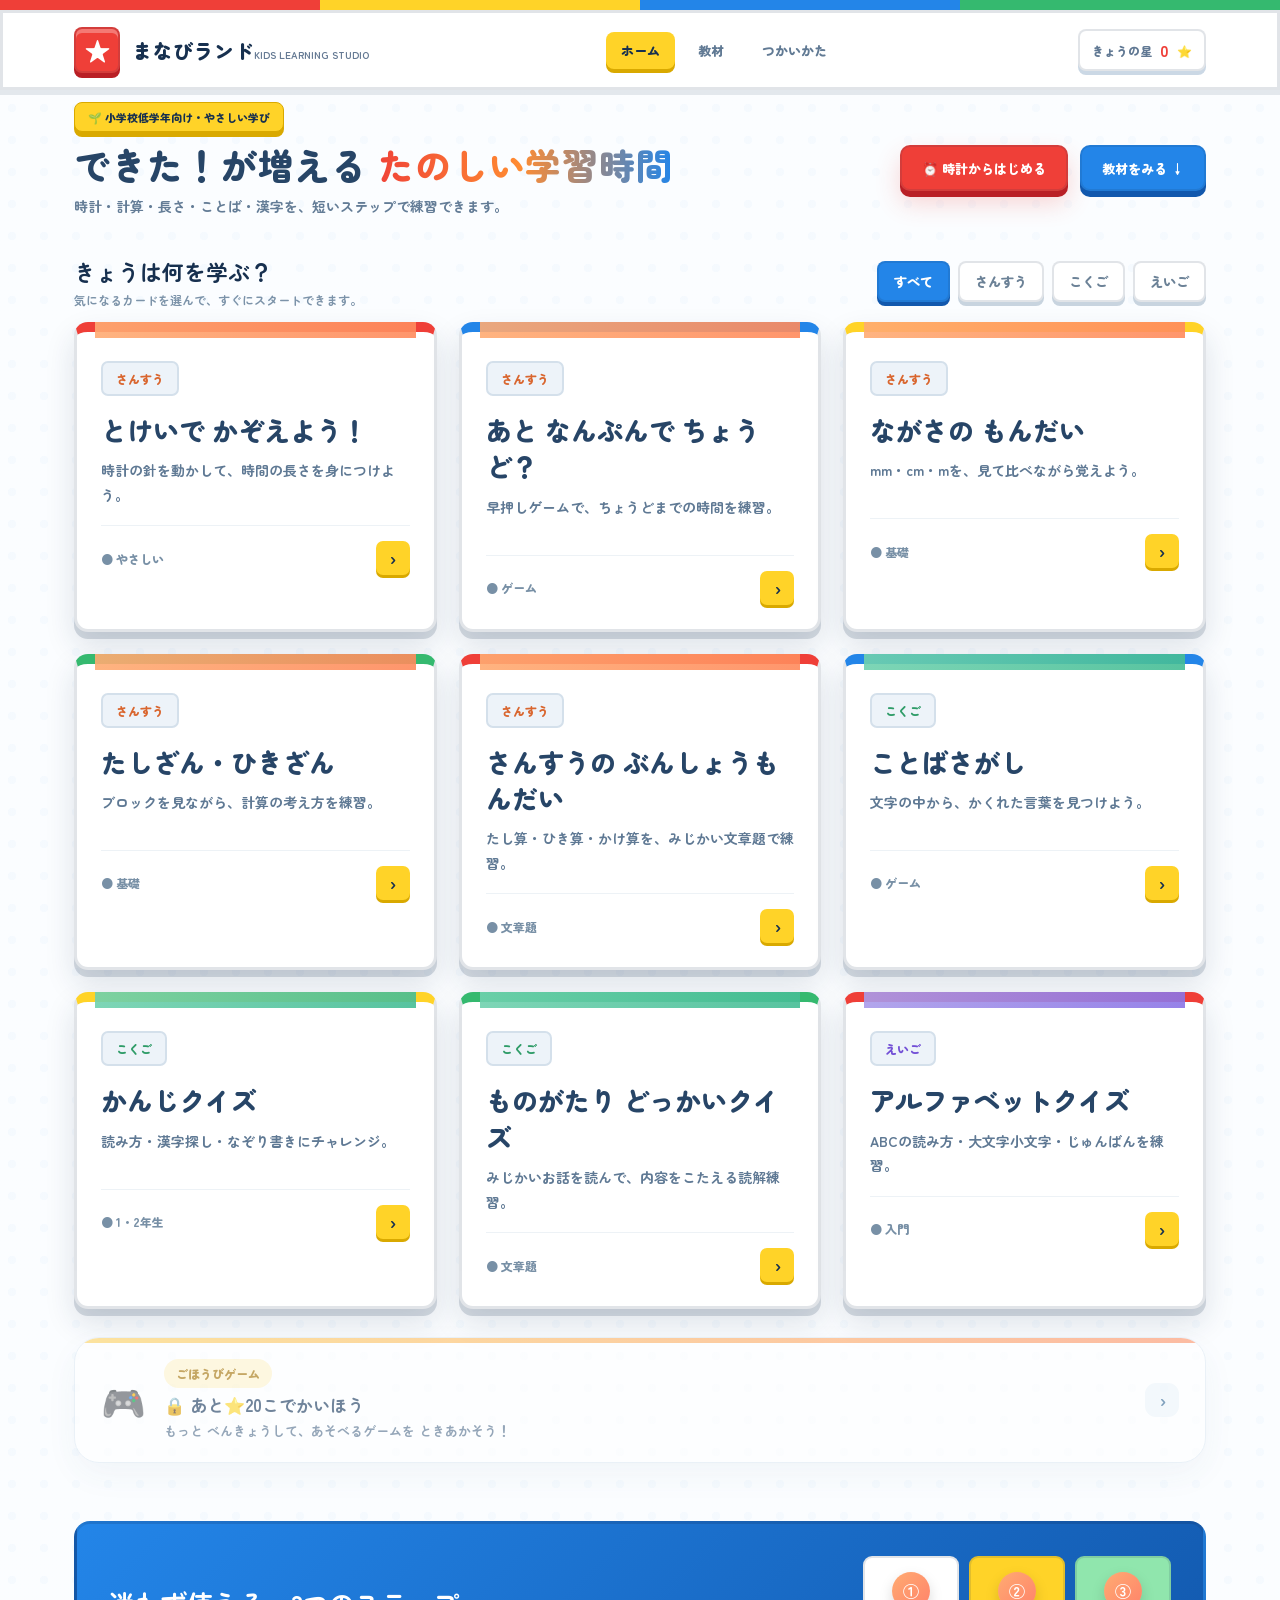
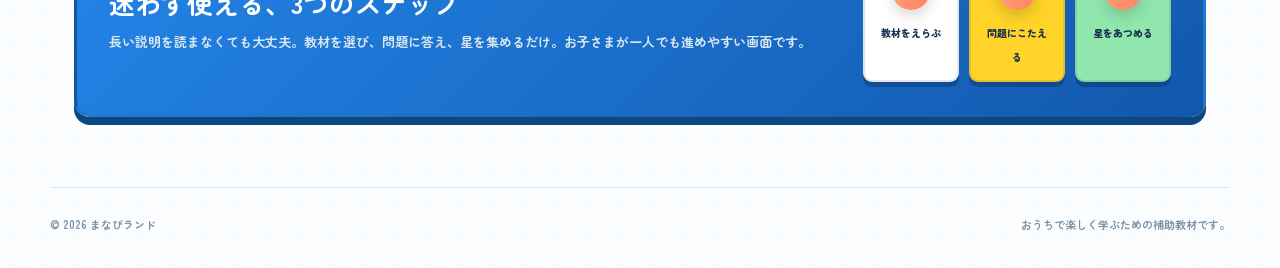
<file: index.html>
<!DOCTYPE html>
<html lang="ja">
<head>
<meta charset="UTF-8">
<meta name="viewport" content="width=device-width, initial-scale=1.0">
<meta name="theme-color" content="#f7fbff">
<title>まなびランド｜たのしく学べるキッズ学習サイト</title>
<link rel="preconnect" href="https://fonts.googleapis.com">
<link rel="preconnect" href="https://fonts.gstatic.com" crossorigin>
<link href="https://fonts.googleapis.com/css2?family=Zen+Maru+Gothic:wght@500;700;900&display=swap" rel="stylesheet">
<link rel="stylesheet" href="theme.css">
<style>
:root{--navy:#274567;--sky:#edf8ff;--panel:#fff;--line:#dfeaf5;--yellow:#ffd76c;--orange:#ff9a73;--green:#6fd1ae;--violet:#a99bea}
*{box-sizing:border-box}body{min-height:100vh;background:linear-gradient(180deg,#edf8ff 0,#f7f4ff 46%,#fffaf1 100%);color:var(--navy);font-family:"Zen Maru Gothic",sans-serif}
body::after,.sky-layer::after,.app::before{display:none!important}.site-shell{position:relative;z-index:2;max-width:1180px;margin:auto;padding:0 24px}
.site-header{position:sticky;top:0;z-index:20;background:rgba(247,251,255,.82);backdrop-filter:blur(16px);border-bottom:1px solid rgba(207,224,239,.8)}
.header-inner{height:74px;display:flex;align-items:center;justify-content:space-between;gap:24px}.brand{display:flex;align-items:center;gap:12px;text-decoration:none;color:var(--navy)}
.brand-mark{width:46px;height:46px;border-radius:15px;display:grid;place-items:center;background:linear-gradient(145deg,#ffe78b,#ffbe67);box-shadow:0 8px 24px rgba(210,153,49,.22);font-size:25px}.brand-name{font-size:20px;font-weight:900;letter-spacing:.06em}.brand-copy{font-size:10px;color:#7188a0;font-weight:700}
.desktop-nav{display:flex;gap:8px}.desktop-nav a{padding:9px 15px;border-radius:999px;color:#617a94;text-decoration:none;font-size:13px;font-weight:900}.desktop-nav a:hover,.desktop-nav a.active{background:#fff;color:#315f8e;box-shadow:0 5px 18px rgba(76,115,153,.11)}
.header-action{display:flex;align-items:center;gap:8px;background:#fff;padding:7px 12px;border-radius:14px;box-shadow:0 7px 20px rgba(76,115,153,.1);font-size:12px;font-weight:900;color:#607893}.header-action strong{font-size:16px;color:#ef8a57}
.hero{padding:22px 0 16px}.hero-grid{display:flex;align-items:center;justify-content:space-between;gap:24px;flex-wrap:wrap}.eyebrow{display:inline-flex;align-items:center;gap:8px;background:#fff;border:1px solid #e0edf7;padding:6px 13px;border-radius:999px;font-size:11px;font-weight:900;color:#4c779e;box-shadow:0 8px 24px rgba(80,119,154,.08)}
.hero h1{font-size:clamp(24px,3.4vw,36px);line-height:1.25;margin:10px 0 8px;letter-spacing:.02em;color:#274567}.hero h1 span{background:linear-gradient(90deg,#ef835e,#e8a42e);-webkit-background-clip:text;color:transparent}.hero p{max-width:600px;color:#637c96;font-size:14px;line-height:1.7;margin:0}
.hero-actions{display:flex;gap:12px;margin-top:16px;flex-wrap:wrap}.primary-cta,.secondary-cta{display:inline-flex;align-items:center;justify-content:center;gap:9px;min-height:46px;padding:0 20px;border-radius:14px;text-decoration:none;font-weight:900;font-size:13px}.primary-cta{background:linear-gradient(135deg,#ffab72,#ff826a);color:#fff;box-shadow:0 12px 28px rgba(239,128,90,.25)}.secondary-cta{background:#fff;color:#4a7196;border:1px solid #dae8f4}
#courses{padding-top:20px}.section-head{display:flex;justify-content:space-between;align-items:center;gap:16px;margin-bottom:14px}.section-head h2{font-size:22px;margin:0}.section-head p{font-size:12px;color:#7c93a9;margin:4px 0 0}.filter-tabs{display:flex;gap:8px;flex-wrap:wrap}.filter-btn{border:0;background:#fff;color:#6c8297;border-radius:999px;padding:9px 15px;font-family:inherit;font-weight:900;cursor:pointer;box-shadow:0 6px 18px rgba(75,110,145,.08)}.filter-btn.active{background:linear-gradient(135deg,#ffab72,#ff826a);color:#fff;box-shadow:0 8px 20px rgba(239,128,90,.3)}
.course-grid{display:grid;grid-template-columns:repeat(3,1fr);gap:18px}.course-card{position:relative;background:#fff;border:1px solid #e1ebf4;border-radius:25px;padding:24px;text-decoration:none;color:var(--navy);box-shadow:0 12px 34px rgba(69,105,140,.09);transition:.2s ease;overflow:hidden}.course-card::before{content:"";position:absolute;top:0;left:0;right:0;height:5px;background:#dfeaf5}.course-card:hover{transform:translateY(-5px);box-shadow:0 20px 42px rgba(69,105,140,.14)}.course-card.soon{opacity:.65;pointer-events:none}.course-top{display:flex;justify-content:flex-start;align-items:start}.subject-tag{font-size:12px;font-weight:900;padding:7px 13px;border-radius:999px;background:#eef6fc;color:#4f779b}.course-card h3{font-size:26px;line-height:1.4;margin:16px 0 10px;font-weight:900}.course-card p{font-size:14px;color:#5f7994;line-height:1.75;min-height:42px;margin:0}.course-footer{display:flex;justify-content:space-between;align-items:center;margin-top:18px;padding-top:15px;border-top:1px solid #edf2f6}.level{font-size:12px;color:#7890a6;font-weight:900}.start{width:34px;height:34px;border-radius:11px;background:#eff6fb;display:grid;place-items:center;font-size:18px;color:#3f709b}.course-card:hover .start{background:#ff956f;color:#fff}
.course-card.cat-math::before{background:linear-gradient(90deg,#ffab72,#ff8a5c)}.course-card.cat-math .subject-tag{background:#ffe9de;color:#d9662f}.course-card.cat-math .start{color:#d9662f}.course-card.cat-math:hover .start{background:#ff8a5c}
.course-card.cat-lang::before{background:linear-gradient(90deg,#6fd1ae,#45bd95)}.course-card.cat-lang .subject-tag{background:#e3f7ee;color:#2f9c68}.course-card.cat-lang .start{color:#2f9c68}.course-card.cat-lang:hover .start{background:#45bd95}
.course-card.cat-eng::before{background:linear-gradient(90deg,#a99bea,#8b74e6)}.course-card.cat-eng .subject-tag{background:#ede7ff;color:#7350d6}.course-card.cat-eng .start{color:#7350d6}.course-card.cat-eng:hover .start{background:#8b74e6}
.reward-promo{position:relative;display:flex;align-items:center;gap:18px;margin:28px 0 0;background:#fff;border:1px solid #e1ebf4;border-radius:25px;padding:22px 26px;text-decoration:none;color:var(--navy);box-shadow:0 12px 34px rgba(69,105,140,.09);overflow:hidden;transition:.2s ease}.reward-promo::before{content:"";position:absolute;top:0;left:0;right:0;height:5px;background:linear-gradient(90deg,#ffd76c,#ff9a73)}.reward-promo:hover{transform:translateY(-4px);box-shadow:0 20px 42px rgba(69,105,140,.14)}.reward-promo.locked{opacity:.65;pointer-events:none}.rp-icon{font-size:36px;flex:0 0 auto}.rp-body{flex:1}.rp-tag{font-size:12px;font-weight:900;padding:6px 12px;border-radius:999px;background:#fff4d0;color:#a97a12}.rp-body h3{font-size:17px;margin:8px 0 4px}.rp-body p{font-size:13px;color:#5f7994;margin:0}.rp-cta{margin-left:auto;width:34px;height:34px;border-radius:11px;background:#eff6fb;display:grid;place-items:center;font-size:18px;color:#3f709b;flex:0 0 auto}.reward-promo:hover .rp-cta{background:#ff956f;color:#fff}
.learning-guide{margin:58px 0 70px;background:linear-gradient(135deg,#315b83,#406f98);border-radius:30px;padding:32px;color:#fff;display:grid;grid-template-columns:1fr auto;align-items:center;gap:30px;overflow:hidden}.learning-guide h2{font-size:26px;margin:0 0 9px}.learning-guide p{color:#d9e7f2;font-size:13px;line-height:1.8;margin:0}.guide-steps{display:flex;gap:10px}.guide-step{width:96px;background:rgba(255,255,255,.11);border:1px solid rgba(255,255,255,.18);border-radius:18px;padding:14px;text-align:center}.guide-step b{display:grid;place-items:center;width:38px;height:38px;margin:0 auto 8px;border-radius:50%;background:linear-gradient(135deg,#ffab72,#ff826a);font-size:16px;color:#fff;box-shadow:0 6px 14px rgba(0,0,0,.15)}.guide-step span{font-size:10px;font-weight:900}.footer-wrap{border-top:1px solid #dce8f2;padding:28px 0 36px;display:flex;justify-content:space-between;gap:20px;font-size:11px;color:#7c91a5}
@media(max-width:880px){.desktop-nav{display:none}.course-grid{grid-template-columns:repeat(2,1fr)}.learning-guide{grid-template-columns:1fr}.guide-steps{flex-wrap:wrap}}
@media(max-width:560px){.site-shell{padding:0 15px}.header-inner{height:64px}.brand-copy,.header-action span{display:none}.course-grid{grid-template-columns:1fr}.section-head{align-items:start;flex-direction:column}.reward-promo{flex-wrap:wrap;padding:20px}.learning-guide{padding:25px 20px}.footer-wrap{flex-direction:column}.header-action{padding:7px 10px}}
</style>
<link rel="stylesheet" href="block-theme.css">
</head>
<body>
<header class="site-header"><div class="site-shell header-inner"><a class="brand" href="index.html"><span class="brand-mark">★</span><span><span class="brand-name">まなびランド</span><span class="brand-copy">KIDS LEARNING STUDIO</span></span></a><nav class="desktop-nav"><a class="active" href="#home">ホーム</a><a href="#courses">教材</a><a href="#guide">つかいかた</a></nav><div class="header-action"><span>きょうの星</span><strong id="starCount">0</strong> ⭐</div></div></header>
<main id="home">
<section class="hero"><div class="site-shell hero-grid"><div><span class="eyebrow">🌱 小学校低学年向け・やさしい学び</span><h1>できた！が増える<span> たのしい学習時間</span></h1><p>時計・計算・長さ・ことば・漢字を、短いステップで練習できます。</p></div><div class="hero-actions"><a class="primary-cta" href="tokei-kazoeyou.html">⏰ 時計からはじめる</a><a class="secondary-cta" href="#courses">教材をみる ↓</a></div></div></section>
<div class="site-shell">
<section id="courses"><div class="section-head"><div><h2>きょうは何を学ぶ？</h2><p>気になるカードを選んで、すぐにスタートできます。</p></div><div class="filter-tabs"><button class="filter-btn active" data-filter="all">すべて</button><button class="filter-btn" data-filter="math">さんすう</button><button class="filter-btn" data-filter="lang">こくご</button><button class="filter-btn" data-filter="eng">えいご</button></div></div><div class="course-grid" id="courseGrid"></div></section>
<a class="reward-promo locked" id="rewardPromo" href="game.html"><span class="rp-icon">🎮</span><div class="rp-body"><span class="rp-tag">ごほうびゲーム</span><h3 id="rpTitle">🔒 あと⭐<span id="rpNeed">20</span>こでかいほう</h3><p id="rpDesc">もっと べんきょうして、あそべるゲームを ときあかそう！</p></div><span class="rp-cta">›</span></a>
<section class="learning-guide" id="guide"><div><h2>迷わず使える、3つのステップ</h2><p>長い説明を読まなくても大丈夫。教材を選び、問題に答え、星を集めるだけ。お子さまが一人でも進めやすい画面です。</p></div><div class="guide-steps"><div class="guide-step"><b>①</b><span>教材をえらぶ</span></div><div class="guide-step"><b>②</b><span>問題にこたえる</span></div><div class="guide-step"><b>③</b><span>星をあつめる</span></div></div></section></div>
</main>
<footer><div class="site-shell footer-wrap"><div>© 2026 まなびランド</div><div>おうちで楽しく学ぶための補助教材です。</div></div></footer>
<script>
const courses=[
{cat:'math',tag:'さんすう',emoji:'🐰',title:'とけいで かぞえよう！',desc:'時計の針を動かして、時間の長さを身につけよう。',level:'やさしい',file:'tokei-kazoeyou.html'},
{cat:'math',tag:'さんすう',emoji:'🐯',title:'あと なんぷんで ちょうど？',desc:'早押しゲームで、ちょうどまでの時間を練習。',level:'ゲーム',file:'hayaoshi.html'},
{cat:'math',tag:'さんすう',emoji:'🐘',title:'ながさの もんだい',desc:'mm・cm・mを、見て比べながら覚えよう。',level:'基礎',file:'nagasa.html'},
{cat:'math',tag:'さんすう',emoji:'🐻',title:'たしざん・ひきざん',desc:'ブロックを見ながら、計算の考え方を練習。',level:'基礎',file:'keisan.html'},
{cat:'math',tag:'さんすう',emoji:'🐹',title:'さんすうの ぶんしょうもんだい',desc:'たし算・ひき算・かけ算を、みじかい文章題で練習。',level:'文章題',file:'sansuu-mondai.html'},
{cat:'lang',tag:'こくご',emoji:'🦊',title:'ことばさがし',desc:'文字の中から、かくれた言葉を見つけよう。',level:'ゲーム',file:'kotoba.html'},
{cat:'lang',tag:'こくご',emoji:'🐼',title:'かんじクイズ',desc:'読み方・漢字探し・なぞり書きにチャレンジ。',level:'1・2年生',file:'kanji.html'},
{cat:'lang',tag:'こくご',emoji:'🐨',title:'ものがたり どっかいクイズ',desc:'みじかいお話を読んで、内容をこたえる読解練習。',level:'文章題',file:'kokugo-dokkai.html'},
{cat:'eng',tag:'えいご',emoji:'🐸',title:'アルファベットクイズ',desc:'ABCの読み方・大文字小文字・じゅんばんを練習。',level:'入門',file:'english.html'}];
const grid=document.getElementById('courseGrid');
function render(filter='all'){grid.innerHTML='';courses.filter(c=>filter==='all'||c.cat===filter).forEach(c=>{const a=document.createElement('a');a.className=`course-card cat-${c.cat}`;a.href=c.file;a.innerHTML=`<div class="course-top"><span class="subject-tag">${c.tag}</span></div><h3>${c.title}</h3><p>${c.desc}</p><div class="course-footer"><span class="level">● ${c.level}</span><span class="start">›</span></div>`;grid.appendChild(a)})}
render();
document.querySelectorAll('.filter-btn').forEach(btn=>btn.addEventListener('click',()=>{document.querySelectorAll('.filter-btn').forEach(b=>b.classList.remove('active'));btn.classList.add('active');render(btn.dataset.filter)}));
let stars=0;Object.keys(localStorage).forEach(k=>{if(/star|score|total/i.test(k)){const v=parseInt(localStorage.getItem(k),10);if(Number.isFinite(v))stars+=v}});document.getElementById('starCount').textContent=Math.min(stars,999);
const REWARD_THRESHOLD=20; // game.htmlのGAMES[0].thresholdと同じ値に合わせること
const promo=document.getElementById('rewardPromo');
if(promo){
  const unlocked=stars>=REWARD_THRESHOLD;
  promo.classList.toggle('locked',!unlocked);
  document.getElementById('rpTitle').textContent=unlocked?'🎮 ごほうびゲームで あそぼう！':`🔒 あと⭐${REWARD_THRESHOLD-stars}こでかいほう`;
  document.getElementById('rpDesc').textContent=unlocked?'すきなミニゲームを えらんで あそべるよ！':'もっと べんきょうして、あそべるゲームを ときあかそう！';
}
</script>
</body>
</html>
</file>
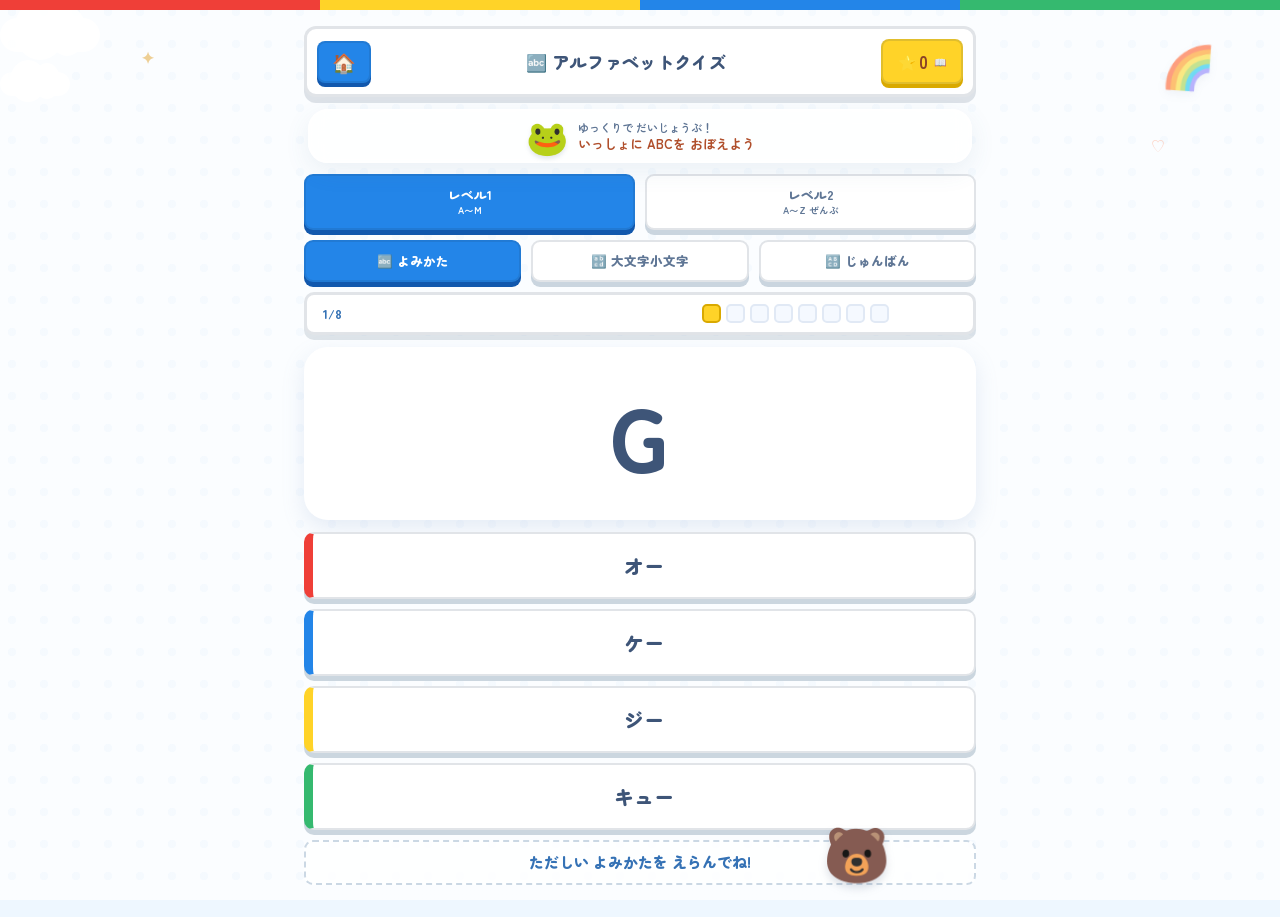
<file: english.html>
<!DOCTYPE html>
<html lang="ja">
<head>
<meta charset="UTF-8">
<meta name="viewport" content="width=device-width, initial-scale=1.0, user-scalable=no">
<title>アルファベットクイズ</title>
<link href="https://fonts.googleapis.com/css2?family=Zen+Maru+Gothic:wght@500;700;900&display=swap" rel="stylesheet">
<link rel="stylesheet" href="theme.css">
<style>
.miss{font-size:12.5px; font-weight:900; color:var(--on-coral); white-space:nowrap; min-width:60px; text-align:right;}

.view{display:none;}
.view.on{display:block;}

/* ---------- よみかた／大文字小文字（このページ固有） ---------- */
.wordcard{background:var(--card); border-radius:var(--radius-card); padding:34px 14px; text-align:center;
  box-shadow:var(--shadow-md); margin-bottom:12px;}
.wordcard .kj{font-size:clamp(56px,18vw,88px); font-weight:900; letter-spacing:.02em; color:var(--ink); line-height:1.2;}
.caseHint{margin-top:6px; font-size:12.5px; font-weight:900; color:var(--ink-soft);}
.anslist{display:flex; flex-direction:column; gap:10px;}
.ansbtn.wrong{background:#FFE2DA; color:var(--on-coral);}

/* ---------- じゅんばん（このページ固有） ---------- */
.order-grid{display:grid; grid-template-columns:repeat(3,1fr); gap:10px;}
.obtn{border:none; border-radius:var(--radius-card-sm); padding:24px 6px; font-family:inherit; font-size:27px; font-weight:900;
  background:var(--card); color:var(--ink); cursor:pointer; box-shadow:var(--shadow-sm); transition:transform .1s, box-shadow .1s;}
.obtn:active{transform:translateY(2px); box-shadow:var(--shadow-xs);}
.obtn.done{background:linear-gradient(160deg, var(--mint-d), var(--mint-deep)); color:#fff; box-shadow:var(--shadow-md); pointer-events:none;}
.obtn.wrong{background:#FFE2DA; color:var(--on-coral);}
.obtn:disabled{opacity:1;}
</style>
<link rel="stylesheet" href="block-theme.css">
</head>
<body>
<div class="sky-layer" aria-hidden="true"><div class="cloud c1"></div><div class="cloud c2"></div><div class="deco-star s1">&#10022;</div><div class="deco-heart h1">&#9825;</div></div>
<div class="app">
  <div class="top">
    <a href="index.html" class="home" title="もくじへ">🏠</a>
    <h1>🔤 アルファベットクイズ</h1>
    <div class="stars" id="starsPill">⭐<b id="stars">0</b><span class="hint">📖</span></div>
  </div>

  <div class="mascot-guide" aria-label="おうえんキャラクター"><span class="mascot-face">🐸</span><span>ゆっくりで だいじょうぶ！<br><b>いっしょに ABCを おぼえよう</b></span></div>

  <div class="levels" id="levels">
    <button class="lv on" data-lv="1">レベル1<small>A〜M</small></button>
    <button class="lv" data-lv="2">レベル2<small>A〜Z ぜんぶ</small></button>
  </div>

  <div class="tabs" id="modes">
    <button class="tab on" data-m="read">🔤 よみかた</button>
    <button class="tab" data-m="case">🔡 大文字小文字</button>
    <button class="tab" data-m="order">🔠 じゅんばん</button>
  </div>

  <div class="progressrow">
    <div class="pcount" id="pcount">1/8</div>
    <div class="dots" id="dots"></div>
    <div class="miss" id="missCount"></div>
  </div>

  <!-- ===== よみかたクイズ ===== -->
  <div class="view on" id="viewRead">
    <div class="wordcard"><div class="kj" id="rLetter">A</div></div>
    <div class="anslist choices" id="rAns"></div>
    <div class="msg think" id="rMsg">ただしい よみかたを えらんでね!</div>
  </div>

  <!-- ===== 大文字・小文字 ===== -->
  <div class="view" id="viewCase">
    <div class="wordcard"><div class="kj" id="cLetter">A</div><div class="caseHint" id="cHint">おなじ なかまは どっち？</div></div>
    <div class="anslist choices" id="cAns"></div>
    <div class="msg think" id="cMsg">おなじ アルファベットを えらんでね!</div>
  </div>

  <!-- ===== じゅんばん ===== -->
  <div class="view" id="viewOrder">
    <div class="card">
      <div class="order-grid" id="orderGrid"></div>
    </div>
    <div class="msg think" id="oMsg">はじめの もじから じゅんばんに タップしてね!</div>
  </div>
</div>

<div class="reward" id="reward" style="display:none">
  <div class="rewardcard">
    <div class="big" id="rEmoji">🏆</div>
    <h2 id="rTitle">クリア!</h2>
    <div class="rstars" id="rStars"></div>
    <div class="rtotal" id="rTotal"></div>
    <div class="rmsg" id="rMsgFinal"></div>
    <button id="againBtn">もういちど あそぶ ▶</button>
  </div>
</div>

<div class="zukan" id="zukan" style="display:none">
  <div class="zukancard">
    <h2>🏅 バッジずかん</h2>
    <div class="znext" id="znext"></div>
    <div class="zbar"><div id="zbarFill" style="width:0%"></div></div>
    <div class="zgrid" id="zgrid"></div>
    <button class="zclose" id="zClose">とじる</button>
  </div>
</div>

<div class="unlock" id="unlock" style="display:none">
  <div class="unlockcard">
    <div class="ue" id="uEmoji">🏅</div>
    <h3>バッジ ゲット!</h3>
    <div class="un" id="uName"></div>
    <button id="uClose">やったー!</button>
  </div>
</div>

<script>
(() => {
const $=id=>document.getElementById(id);

/* ================= アルファベットデータ ================= */
const LETTERS = "ABCDEFGHIJKLMNOPQRSTUVWXYZ".split('');
const READINGS = {
  A:'エー',B:'ビー',C:'シー',D:'ディー',E:'イー',F:'エフ',G:'ジー',H:'エイチ',I:'アイ',J:'ジェー',
  K:'ケー',L:'エル',M:'エム',N:'エヌ',O:'オー',P:'ピー',Q:'キュー',R:'アール',S:'エス',T:'ティー',
  U:'ユー',V:'ブイ',W:'ダブリュー',X:'エックス',Y:'ワイ',Z:'ゼット',
};
const LEVELS = { 1: LETTERS.slice(0,13), 2: LETTERS };

/* ---------- sound ---------- */
let actx=null, muted=false;
function audio(){
  if(muted)return null;
  if(!actx){try{actx=new(window.AudioContext||window.webkitAudioContext)();}catch(e){return null;}}
  if(actx.state==='suspended')actx.resume();
  return actx;
}
function tone(freq,t0,len,type='sine',vol=0.18){
  const ac=audio();if(!ac)return;
  const o=ac.createOscillator(),g=ac.createGain();
  o.type=type;o.frequency.value=freq;
  const s=ac.currentTime+t0;
  g.gain.setValueAtTime(0.0001,s);g.gain.exponentialRampToValueAtTime(vol,s+0.015);
  g.gain.exponentialRampToValueAtTime(0.0001,s+len);
  o.connect(g);g.connect(ac.destination);o.start(s);o.stop(s+len+0.05);
}
const sRight  =()=>{tone(784,0,.15,'sine',.25);tone(1175,.14,.35,'sine',.25);};
const sOops   =()=>{tone(330,0,.18,'sine',.13);};
const sFanfare=()=>{[523,659,784,1047].forEach((f,i)=>tone(f,i*.14,.32,'sine',.22));tone(1319,.6,.5,'sine',.22);};

/* ---------- helpers ---------- */
const shuffle=a=>[...a].sort(()=>Math.random()-.5);

/* ---------- state ---------- */
let level=1, mode='read', stars=0, sessionStars=0;

/* ---------- badges ---------- */
const BADGES=[
  {n:10, e:'🥚',name:'ABCの たまご'},
  {n:25, e:'🔤',name:'アルファベット キッズ'},
  {n:50, e:'🥉',name:'どうメダル'},
  {n:80, e:'🥈',name:'ぎんメダル'},
  {n:120,e:'🥇',name:'きんメダル'},
  {n:180,e:'💎',name:'ダイヤの えんぴつ'},
  {n:250,e:'🦉',name:'えいごの ふくろう'},
  {n:350,e:'🎓',name:'ABC きゅう'},
  {n:450,e:'📖',name:'えいご はかせ'},
  {n:600,e:'🏆',name:'アルファベット マスター'},
];
const unlockedCount=s=>BADGES.filter(b=>s>=b.n).length;
async function saveStars(){try{localStorage.setItem('english-stars',String(stars));}catch(e){}}
async function loadStars(){
  try{const v=localStorage.getItem('english-stars');if(v)stars=parseInt(v)||0;}catch(e){}
  $('stars').textContent=stars;
}
function renderZukan(){
  const g=$('zgrid');g.replaceChildren();
  BADGES.forEach(b=>{
    const got=stars>=b.n,d=document.createElement('div');
    d.className='badge'+(got?'':' locked');
    d.innerHTML=`<div class="be">${got?b.e:'❔'}</div><div class="bn">${got?b.name:'? ? ?'}</div><div class="bt">⭐${b.n}</div>`;
    g.appendChild(d);
  });
  const next=BADGES.find(b=>stars<b.n);
  if(next){
    const prev=[...BADGES].reverse().find(b=>stars>=b.n);
    const base=prev?prev.n:0;
    $('znext').textContent=`つぎのバッジまで あと⭐${next.n-stars}こ!`;
    $('zbarFill').style.width=Math.min(100,(stars-base)/(next.n-base)*100)+'%';
  }else{$('znext').textContent='ぜんぶ あつめた!🎉';$('zbarFill').style.width='100%';}
}
function showUnlock(b){$('uEmoji').textContent=b.e;$('uName').textContent=b.name;$('unlock').style.display='flex';sFanfare();confetti(40);}
function gainStars(gain){
  const before=unlockedCount(stars);
  stars+=gain;sessionStars+=gain;$('stars').textContent=stars;saveStars();
  if(unlockedCount(stars)>before){const b=BADGES[unlockedCount(stars)-1];setTimeout(()=>showUnlock(b),900);}
}

/* ---------- confetti ---------- */
function confetti(n){
  const colors=['#FFB49B','#8FC5F5','#FFDE8E','#9CE3C9','#CBB9F2'];
  for(let i=0;i<n;i++){
    const c=document.createElement('div');c.className='confetti';
    c.style.left=Math.random()*100+'vw';c.style.background=colors[Math.floor(Math.random()*colors.length)];
    c.style.animationDuration=(1.4+Math.random()*1.2)+'s';c.style.animationDelay=(Math.random()*.4)+'s';
    document.body.appendChild(c);setTimeout(()=>c.remove(),3400);
  }
}

/* ---------- shared progress dots ---------- */
function buildDots(n){
  const box=$('dots');box.replaceChildren();
  for(let i=0;i<n;i++){const d=document.createElement('div');d.className='dot';box.appendChild(d);}
}
function markDot(idx,gain){
  const d=document.querySelectorAll('.dot')[idx];if(!d)return;
  d.classList.remove('now');
  d.classList.add(gain>=3?'got3':gain>=2?'got2':'got1');
  d.textContent='⭐';
}
function setNowDot(idx){document.querySelectorAll('.dot').forEach((d,i)=>d.classList.toggle('now',i===idx));}
function updateMiss(n){$('missCount').textContent=n>0?`まちがい: ${n}かい`:'';}

function showReward(title,msgGood){
  const max=(mode==='order')?5*3:8;
  let emoji,msg;
  if(sessionStars>=max*0.9){emoji='🏆';msg=msgGood;}
  else if(sessionStars>=max*0.6){emoji='🌟';msg='ABC、じょうずだね!';}
  else{emoji='💪';msg='なんどもやると もっと おぼえられるよ!';}
  $('rEmoji').textContent=emoji;$('rTitle').textContent=title;
  $('rStars').textContent=`⭐×${sessionStars} ゲット!`;$('rTotal').textContent=`ぜんぶで ⭐${stars}こ`;
  $('rMsgFinal').textContent=msg;$('reward').style.display='flex';sFanfare();confetti(60);
}

/* ================= よみかたクイズ ================= */
const READ_LEN=8;
let rQueue=[],rIdx=0,rLocked=false;

function startRead(){
  const pool=shuffle(LEVELS[level]);
  rQueue=pool.slice(0,READ_LEN);
  rIdx=0;sessionStars=0;
  buildDots(READ_LEN);updateMiss(0);
  $('reward').style.display='none';
  nextRead();
}
function nextRead(){
  if(rIdx>=rQueue.length){showReward('よみかた クリア!','ぜんぶ ただしく よめたね! さすが!');return;}
  $('pcount').textContent=`${rIdx+1}/${READ_LEN}`;
  setNowDot(rIdx);
  rLocked=false;
  const letter=rQueue[rIdx];
  $('rLetter').textContent=Math.random()<0.5?letter:letter.toLowerCase();
  $('rMsg').textContent='ただしい よみかたを えらんでね!';
  $('rMsg').className='msg think';

  const correct=READINGS[letter];
  const others=shuffle(LETTERS.filter(l=>l!==letter)).slice(0,3).map(l=>READINGS[l]);
  const opts=shuffle([correct,...others]);
  const box=$('rAns');box.replaceChildren();
  opts.forEach(opt=>{
    const b=document.createElement('button');
    b.className='ansbtn';b.textContent=opt;
    b.onclick=()=>answerRead(b,opt,correct);
    box.appendChild(b);
  });
}
function answerRead(btn,chosen,correct){
  if(rLocked)return;rLocked=true;
  document.querySelectorAll('#rAns .ansbtn').forEach(b=>b.disabled=true);
  if(chosen===correct){
    btn.classList.add('correct');
    gainStars(1);markDot(rIdx,3);
    $('rMsg').textContent='せいかい! よくできました!';$('rMsg').className='msg good';
    sRight();confetti(20);
  }else{
    btn.classList.add('wrong');
    document.querySelectorAll('#rAns .ansbtn').forEach(b=>{if(b.textContent===correct)b.classList.add('correct');});
    markDot(rIdx,1);
    $('rMsg').textContent=`おしい! ただしくは「${correct}」だよ`;$('rMsg').className='msg oops';
    sOops();
  }
  rIdx++;
  setTimeout(nextRead,1100);
}

/* ================= 大文字・小文字 ================= */
const CASE_LEN=8;
let cQueue=[],cIdx=0,cLocked=false;

function startCase(){
  const pool=shuffle(LEVELS[level]);
  cQueue=pool.slice(0,CASE_LEN);
  cIdx=0;sessionStars=0;
  buildDots(CASE_LEN);updateMiss(0);
  $('reward').style.display='none';
  nextCase();
}
function nextCase(){
  if(cIdx>=cQueue.length){showReward('大文字小文字 クリア!','おなじ なかまが ぜんぶ わかったね!');return;}
  $('pcount').textContent=`${cIdx+1}/${CASE_LEN}`;
  setNowDot(cIdx);
  cLocked=false;
  const letter=cQueue[cIdx];
  const askUpper=Math.random()<0.5;
  $('cLetter').textContent=askUpper?letter:letter.toLowerCase();
  $('cHint').textContent=askUpper?'おなじ アルファベットの 小文字は どれ？':'おなじ アルファベットの 大文字は どれ？';
  $('cMsg').textContent='おなじ アルファベットを えらんでね!';
  $('cMsg').className='msg think';

  const correct=askUpper?letter.toLowerCase():letter;
  const others=shuffle(LETTERS.filter(l=>l!==letter)).slice(0,3).map(l=>askUpper?l.toLowerCase():l);
  const opts=shuffle([correct,...others]);
  const box=$('cAns');box.replaceChildren();
  opts.forEach(opt=>{
    const b=document.createElement('button');
    b.className='ansbtn';b.textContent=opt;
    b.onclick=()=>answerCase(b,opt,correct);
    box.appendChild(b);
  });
}
function answerCase(btn,chosen,correct){
  if(cLocked)return;cLocked=true;
  document.querySelectorAll('#cAns .ansbtn').forEach(b=>b.disabled=true);
  if(chosen===correct){
    btn.classList.add('correct');
    gainStars(1);markDot(cIdx,3);
    $('cMsg').textContent='せいかい! よくできました!';$('cMsg').className='msg good';
    sRight();confetti(20);
  }else{
    btn.classList.add('wrong');
    document.querySelectorAll('#cAns .ansbtn').forEach(b=>{if(b.textContent===correct)b.classList.add('correct');});
    markDot(cIdx,1);
    $('cMsg').textContent=`おしい! ただしくは「${correct}」だよ`;$('cMsg').className='msg oops';
    sOops();
  }
  cIdx++;
  setTimeout(nextCase,1100);
}

/* ================= じゅんばん ================= */
const ORDER_ROUNDS=5, ORDER_WINDOW=5;
let oRound=0,oTarget=[],oNextIdx=0,oMisses=0;

function startOrder(){
  oRound=0;sessionStars=0;
  buildDots(ORDER_ROUNDS);
  $('reward').style.display='none';
  nextOrderRound();
}
function nextOrderRound(){
  oRound++;
  if(oRound>ORDER_ROUNDS){showReward('じゅんばん クリア!','ぜんぶ じゅんばんに できたね! すごい!');return;}
  $('pcount').textContent=`${oRound}/${ORDER_ROUNDS}`;
  setNowDot(oRound-1);
  oMisses=0;updateMiss(0);
  const pool=LEVELS[level];
  const maxStart=pool.length-ORDER_WINDOW;
  const start=Math.floor(Math.random()*(maxStart+1));
  oTarget=pool.slice(start,start+ORDER_WINDOW);
  oNextIdx=0;
  $('oMsg').textContent=`さいしょは「${oTarget[0]}」だよ! じゅんばんに タップしてね`;
  $('oMsg').className='msg think';
  const box=$('orderGrid');box.replaceChildren();
  shuffle(oTarget).forEach(letter=>{
    const b=document.createElement('button');
    b.className='obtn';b.textContent=letter;
    b.onclick=()=>tapOrder(b,letter);
    box.appendChild(b);
  });
}
function tapOrder(btn,letter){
  if(btn.disabled)return;
  if(letter===oTarget[oNextIdx]){
    btn.classList.add('done');btn.disabled=true;
    sRight();
    oNextIdx++;
    if(oNextIdx>=oTarget.length){
      const gain=oMisses===0?3:oMisses<=2?2:1;
      gainStars(gain);markDot(oRound-1,gain);
      $('oMsg').textContent=oMisses===0?'パーフェクト! じゅんばん ばっちり!⭐⭐⭐':'できた! ⭐';
      $('oMsg').className='msg good';
      confetti(oMisses===0?50:28);
      setTimeout(nextOrderRound,1200);
    }else{
      $('oMsg').textContent=`つぎは「${oTarget[oNextIdx]}」だよ!`;
    }
  }else{
    oMisses++;updateMiss(oMisses);
    btn.classList.add('wrong');sOops();
    setTimeout(()=>btn.classList.remove('wrong'),400);
  }
}

/* ================= level / mode switching ================= */
function startMode(){
  if(mode==='read')startRead();
  else if(mode==='case')startCase();
  else if(mode==='order')startOrder();
}
document.querySelectorAll('#levels .lv').forEach(b=>b.onclick=()=>{
  document.querySelectorAll('#levels .lv').forEach(x=>x.classList.remove('on'));
  b.classList.add('on');level=+b.dataset.lv;startMode();
});
document.querySelectorAll('#modes .tab').forEach(b=>b.onclick=()=>{
  document.querySelectorAll('#modes .tab').forEach(x=>x.classList.remove('on'));
  b.classList.add('on');mode=b.dataset.m;
  document.querySelectorAll('.view').forEach(v=>v.classList.remove('on'));
  $('view'+mode[0].toUpperCase()+mode.slice(1)).classList.add('on');
  $('missCount').textContent='';
  startMode();
});

$('againBtn').onclick=startMode;
$('starsPill').onclick=()=>{renderZukan();$('zukan').style.display='flex';};
$('zClose').onclick=()=>$('zukan').style.display='none';
$('zukan').onclick=e=>{if(e.target.id==='zukan')$('zukan').style.display='none';};
$('uClose').onclick=()=>$('unlock').style.display='none';

loadStars().finally(startMode);
})();
</script>
</body>
</html>
</file>
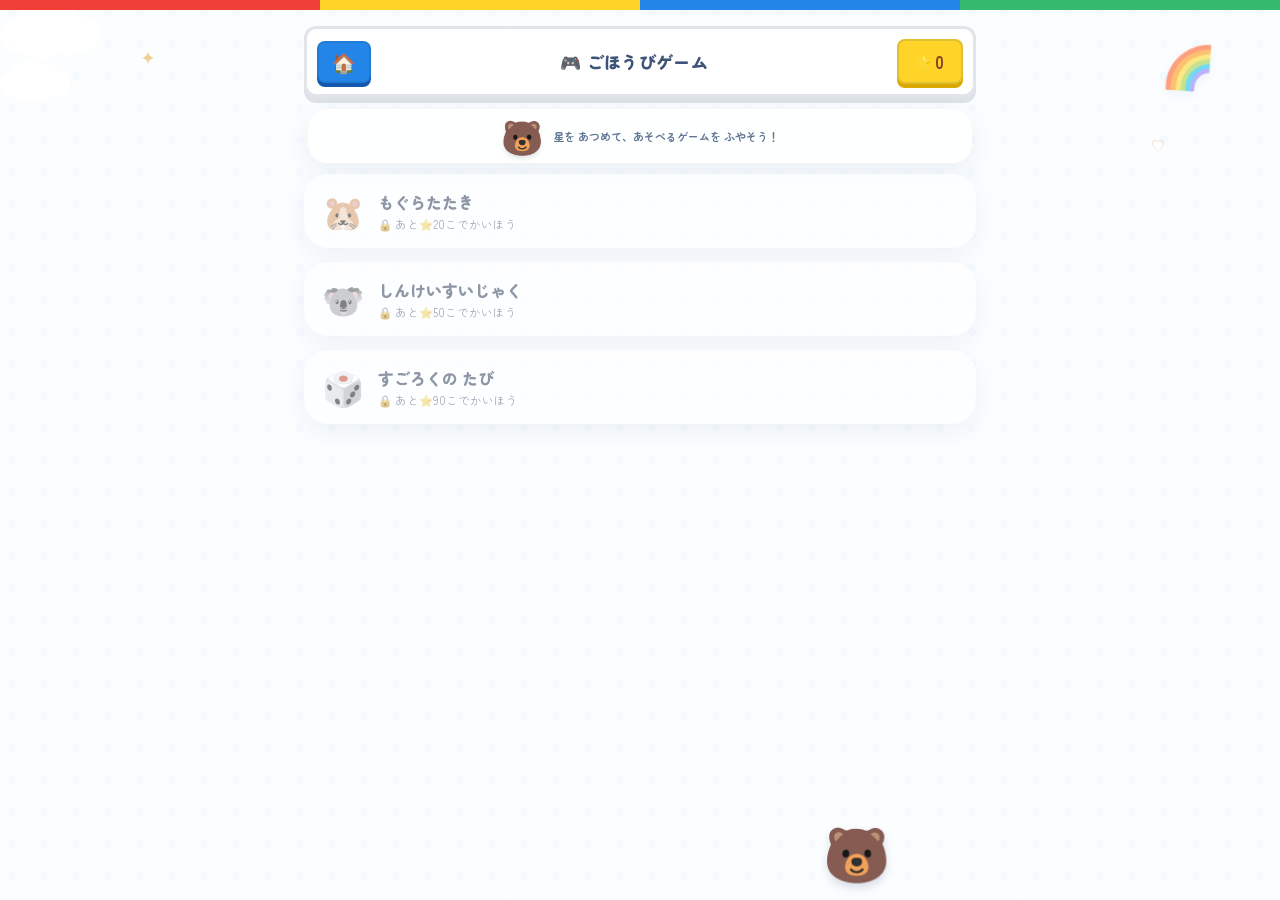
<file: game.html>
<!DOCTYPE html>
<html lang="ja">
<head>
<meta charset="UTF-8">
<meta name="viewport" content="width=device-width, initial-scale=1.0, user-scalable=no">
<title>ごほうびゲーム</title>
<link href="https://fonts.googleapis.com/css2?family=Zen+Maru+Gothic:wght@500;700;900&display=swap" rel="stylesheet">
<link rel="stylesheet" href="theme.css">
<style>
.view{display:none}
.view.on{display:block}
.game-grid{display:flex;flex-direction:column;gap:14px;margin-top:4px}
.game-card{position:relative;display:flex;align-items:center;gap:14px;width:100%;text-align:left;border:none;font-family:inherit;background:var(--card);border-radius:var(--radius-card);padding:16px 18px;box-shadow:var(--shadow-md);cursor:pointer}
.game-card .ge{font-size:34px;line-height:1}
.game-card .gt{font-size:16px;font-weight:900;color:var(--ink)}
.game-card .gd{font-size:11.5px;color:var(--ink-soft);margin-top:2px}
.game-card.locked{opacity:.6;pointer-events:none;filter:grayscale(.35)}

/* ---------- もぐらたたき ---------- */
.mole-grid{display:grid;grid-template-columns:repeat(3,1fr);gap:10px}
.mole-hole{aspect-ratio:1;border-radius:16px;background:var(--card-soft);display:flex;align-items:center;justify-content:center;font-size:34px;cursor:pointer;user-select:none;transition:transform .08s}
.mole-hole:active{transform:scale(.92)}
.mole-hole .mole{opacity:0;transform:scale(.4);transition:opacity .12s,transform .12s}
.mole-hole.up .mole{opacity:1;transform:scale(1)}

/* ---------- しんけいすいじゃく ---------- */
.memory-grid{display:grid;grid-template-columns:repeat(4,1fr);gap:8px}
.mcard{aspect-ratio:1;border-radius:12px;background:var(--blue-d);display:flex;align-items:center;justify-content:center;font-size:22px;cursor:pointer;color:#fff}
.mcard.flipped,.mcard.matched{background:var(--card-soft);color:var(--ink)}
.mcard.matched{opacity:.5;cursor:default}

/* ---------- すごろく ---------- */
.sugoroku-track{display:flex;flex-wrap:wrap;gap:6px}
.tile{width:15%;aspect-ratio:1;border-radius:10px;background:var(--card-soft);display:flex;align-items:center;justify-content:center;font-size:16px;font-weight:900;color:var(--ink-soft);position:relative}
.tile.current::after{content:"🚗";position:absolute;font-size:24px;top:-16px}
.tile.goal{background:var(--sun);color:var(--on-sun)}
</style>
<link rel="stylesheet" href="block-theme.css">
</head>
<body>
<div class="sky-layer" aria-hidden="true"><div class="cloud c1"></div><div class="cloud c2"></div><div class="deco-star s1">&#10022;</div><div class="deco-heart h1">&#9825;</div></div>
<div class="app">
  <div class="top">
    <a href="index.html" class="home" title="もくじへ">🏠</a>
    <h1>🎮 ごほうびゲーム</h1>
    <div class="stars">⭐<b id="starsTotal">0</b></div>
  </div>

  <div class="mascot-guide" aria-label="おうえんキャラクター"><span class="mascot-face">🐻</span><span>星を あつめて、あそべるゲームを ふやそう！</span></div>

  <div class="view on" id="viewHub">
    <div class="game-grid" id="gameGrid"></div>
  </div>

  <div class="view" id="viewMole">
    <button class="act" data-back>← もどる</button>
    <div class="progressrow"><div class="pcount" id="moleTime">⏱ 30びょう</div><div class="pcount" id="moleScore">🎯 0こ</div></div>
    <div class="card"><div class="mole-grid" id="moleGrid"></div></div>
  </div>

  <div class="view" id="viewMemory">
    <button class="act" data-back>← もどる</button>
    <div class="progressrow"><div class="pcount" id="memMoves">てすう 0かい</div></div>
    <div class="card"><div class="memory-grid" id="memGrid"></div></div>
  </div>

  <div class="view" id="viewSugoroku">
    <button class="act" data-back>← もどる</button>
    <div class="card"><div class="sugoroku-track" id="sugorokuTrack"></div></div>
    <div class="actions"><button class="act primary" id="rollBtn">🎲 サイコロを ふる</button></div>
    <div class="msg think" id="sugorokuMsg"></div>
  </div>
</div>

<div class="reward" id="reward" style="display:none">
  <div class="rewardcard">
    <div class="big" id="rEmoji">🏆</div>
    <h2 id="rTitle">クリア!</h2>
    <div class="rstars" id="rStat"></div>
    <div class="rmsg" id="rMsg"></div>
    <button id="againBtn">もういちど あそぶ ▶</button>
    <button id="hubBtn" style="margin-top:10px;background:var(--card-soft);color:var(--ink-soft);box-shadow:none">🏠 ゲームをえらぶ</button>
  </div>
</div>

<script>
const $=id=>document.getElementById(id);

/* ---------- 星の合計（index.htmlと同じ集計ロジックをそのまま複製） ---------- */
let totalStars=0;
Object.keys(localStorage).forEach(k=>{if(/star|score|total/i.test(k)){const v=parseInt(localStorage.getItem(k),10);if(Number.isFinite(v))totalStars+=v}});
$('starsTotal').textContent=Math.min(totalStars,999);

/* ---------- ゲーム一覧としきい値（index.htmlのREWARD_THRESHOLDと同じ値で同期） ---------- */
const GAMES=[
  {id:'mole',view:'viewMole',emoji:'🐹',title:'もぐらたたき',desc:'すばやくタップして もぐらを つかまえよう！',threshold:20,start:startMole},
  {id:'memory',view:'viewMemory',emoji:'🐨',title:'しんけいすいじゃく',desc:'おなじ絵カードを見つけて ペアにしよう！',threshold:50,start:startMemory},
  {id:'sugoroku',view:'viewSugoroku',emoji:'🎲',title:'すごろくの たび',desc:'サイコロをふって ゴールを めざそう！',threshold:90,start:startSugoroku},
];

function showView(id){document.querySelectorAll('.view').forEach(v=>v.classList.remove('on'));$(id).classList.add('on');}

function renderHub(){
  const grid=$('gameGrid');grid.innerHTML='';
  GAMES.forEach(g=>{
    const unlocked=totalStars>=g.threshold;
    const b=document.createElement('button');
    b.className='game-card'+(unlocked?'':' locked');
    b.innerHTML=`<span class="ge">${g.emoji}</span><div><div class="gt">${g.title}</div><div class="gd">${unlocked?g.desc:`🔒 あと⭐${g.threshold-totalStars}こでかいほう`}</div></div>`;
    if(unlocked)b.onclick=()=>{showView(g.view);g.start();};
    grid.appendChild(b);
  });
}

function stopAllGames(){
  clearTimeout(moleTimer);clearInterval(moleTickTimer);moleActive=false;
  clearTimeout(memLockTimer);
  clearTimeout(sugorokuEventTimer);
}
document.querySelectorAll('[data-back]').forEach(b=>b.onclick=()=>{stopAllGames();showView('viewHub');renderHub();});

let rewardAgain=null;
function showReward(emoji,title,stat,msg,againFn){
  $('rEmoji').textContent=emoji;$('rTitle').textContent=title;$('rStat').textContent=stat;$('rMsg').textContent=msg;
  rewardAgain=againFn;
  $('reward').style.display='flex';
}
$('againBtn').onclick=()=>{$('reward').style.display='none';if(rewardAgain)rewardAgain();};
$('hubBtn').onclick=()=>{$('reward').style.display='none';showView('viewHub');renderHub();};

/* ============================================================
   ゲーム1: もぐらたたき
   ============================================================ */
let moleTimer=null,moleTickTimer=null,moleTimeLeft=30,moleScore=0,moleActive=false,moleHoles=[];
function initMoleGrid(){
  const grid=$('moleGrid');grid.innerHTML='';moleHoles=[];
  for(let i=0;i<9;i++){
    const h=document.createElement('div');
    h.className='mole-hole';
    h.innerHTML='<span class="mole">🐹</span>';
    h.onclick=()=>{
      if(!moleActive||!h.classList.contains('up'))return;
      h.classList.remove('up');
      moleScore++;
      $('moleScore').textContent=`🎯 ${moleScore}こ`;
    };
    grid.appendChild(h);moleHoles.push(h);
  }
}
function molePopLoop(){
  if(!moleActive)return;
  moleHoles.forEach(h=>h.classList.remove('up'));
  const h=moleHoles[Math.floor(Math.random()*moleHoles.length)];
  h.classList.add('up');
  const upFor=Math.max(500,900-moleScore*15);
  moleTimer=setTimeout(()=>{
    h.classList.remove('up');
    if(moleActive)moleTimer=setTimeout(molePopLoop,150+Math.random()*250);
  },upFor);
}
function startMole(){
  moleScore=0;moleTimeLeft=30;moleActive=true;
  $('moleScore').textContent='🎯 0こ';$('moleTime').textContent='⏱ 30びょう';
  initMoleGrid();
  molePopLoop();
  clearInterval(moleTickTimer);
  moleTickTimer=setInterval(()=>{
    moleTimeLeft--;$('moleTime').textContent=`⏱ ${moleTimeLeft}びょう`;
    if(moleTimeLeft<=0)endMole();
  },1000);
}
function endMole(){
  moleActive=false;
  clearTimeout(moleTimer);clearInterval(moleTickTimer);
  moleHoles.forEach(h=>h.classList.remove('up'));
  const best=Math.max(moleScore,parseInt(localStorage.getItem('mole-best')||'0',10));
  localStorage.setItem('mole-best',String(best));
  showReward('🐹','タイムアップ！',`🎯 ${moleScore}こ たいほ！`,moleScore>=15?'すごい スピード！':'たくさん タップできたね！',startMole);
}

/* ============================================================
   ゲーム2: しんけいすいじゃく
   ============================================================ */
const MEMORY_EMOJI=['🍎','🐶','🚗','⭐','🌈','🐸','🎈','🍩'];
let memCards=[],memFirst=null,memSecond=null,memMoves=0,memLock=false,memLockTimer=null,memMatchedCount=0;
function shuffle(arr){for(let i=arr.length-1;i>0;i--){const j=Math.floor(Math.random()*(i+1));[arr[i],arr[j]]=[arr[j],arr[i]];}return arr;}
function startMemory(){
  memMoves=0;memFirst=null;memSecond=null;memLock=false;memMatchedCount=0;
  clearTimeout(memLockTimer);
  $('memMoves').textContent='てすう 0かい';
  memCards=shuffle([...MEMORY_EMOJI,...MEMORY_EMOJI]);
  const grid=$('memGrid');grid.innerHTML='';
  memCards.forEach((emoji,idx)=>{
    const c=document.createElement('div');
    c.className='mcard';c.textContent='❔';
    c.onclick=()=>flipMemCard(c,emoji);
    grid.appendChild(c);
  });
}
function flipMemCard(el,emoji){
  if(memLock||el.classList.contains('flipped')||el.classList.contains('matched'))return;
  el.classList.add('flipped');el.textContent=emoji;
  if(memFirst===null){memFirst={el,emoji};return;}
  memSecond={el,emoji};
  memMoves++;$('memMoves').textContent=`てすう ${memMoves}かい`;
  memLock=true;
  if(memFirst.emoji===memSecond.emoji){
    memFirst.el.classList.add('matched');memSecond.el.classList.add('matched');
    memMatchedCount+=2;
    memFirst=null;memSecond=null;memLock=false;
    if(memMatchedCount===memCards.length)endMemory();
  }else{
    memLockTimer=setTimeout(()=>{
      memFirst.el.classList.remove('flipped');memFirst.el.textContent='❔';
      memSecond.el.classList.remove('flipped');memSecond.el.textContent='❔';
      memFirst=null;memSecond=null;memLock=false;
    },700);
  }
}
function endMemory(){
  const prevBest=parseInt(localStorage.getItem('memory-best-moves')||'999',10);
  localStorage.setItem('memory-best-moves',String(Math.min(memMoves,prevBest)));
  showReward('🐨','ぜんぶ そろった！',`✅ ${memMoves}かいで クリア！`,memMoves<=12?'かんぺきな きおくりょく！':'よく できたね！',startMemory);
}

/* ============================================================
   ゲーム3: すごろくの たび
   ============================================================ */
const SUGOROKU_LEN=20;
const SUGOROKU_EVENTS={4:{d:2,label:'🎁 +2 すすむ！'},9:{d:-1,label:'🐌 -1 もどる'},13:{d:2,label:'🎁 +2 すすむ！'},17:{d:-2,label:'🐌 -2 もどる'}};
let sugorokuPos=0,sugorokuRolls=0,sugorokuBusy=false,sugorokuEventTimer=null;
function renderSugoroku(){
  const track=$('sugorokuTrack');track.innerHTML='';
  for(let i=0;i<SUGOROKU_LEN;i++){
    const t=document.createElement('div');
    const isGoal=i===SUGOROKU_LEN-1;
    t.className='tile'+(i===sugorokuPos?' current':'')+(isGoal?' goal':'');
    t.textContent=isGoal?'🏁':(SUGOROKU_EVENTS[i]?(SUGOROKU_EVENTS[i].d>0?'🎁':'🐌'):(i+1));
    track.appendChild(t);
  }
}
function startSugoroku(){
  sugorokuPos=0;sugorokuRolls=0;sugorokuBusy=false;
  clearTimeout(sugorokuEventTimer);
  $('sugorokuMsg').textContent='サイコロを ふって すすもう！';
  $('rollBtn').disabled=false;
  renderSugoroku();
}
function rollSugoroku(){
  if(sugorokuBusy||sugorokuPos>=SUGOROKU_LEN-1)return;
  sugorokuBusy=true;$('rollBtn').disabled=true;
  const roll=Math.floor(Math.random()*6)+1;
  sugorokuRolls++;
  sugorokuPos=Math.min(SUGOROKU_LEN-1,sugorokuPos+roll);
  $('sugorokuMsg').textContent=`🎲 ${roll} が でた！`;
  renderSugoroku();
  sugorokuEventTimer=setTimeout(()=>{
    const ev=SUGOROKU_EVENTS[sugorokuPos];
    if(ev&&sugorokuPos<SUGOROKU_LEN-1){
      sugorokuPos=Math.max(0,Math.min(SUGOROKU_LEN-1,sugorokuPos+ev.d));
      $('sugorokuMsg').textContent=ev.label;
      renderSugoroku();
    }
    sugorokuBusy=false;
    if(sugorokuPos>=SUGOROKU_LEN-1){endSugoroku();}else{$('rollBtn').disabled=false;}
  },500);
}
function endSugoroku(){
  $('rollBtn').disabled=true;
  const prevBest=parseInt(localStorage.getItem('sugoroku-best-rolls')||'999',10);
  localStorage.setItem('sugoroku-best-rolls',String(Math.min(sugorokuRolls,prevBest)));
  showReward('🎲','ゴール！',`🏁 ${sugorokuRolls}かいで ゴール！`,sugorokuRolls<=8?'さいこう きろく かも！':'ゴール できたね！',startSugoroku);
}
$('rollBtn').onclick=rollSugoroku;

renderHub();
</script>
</body>
</html>
</file>
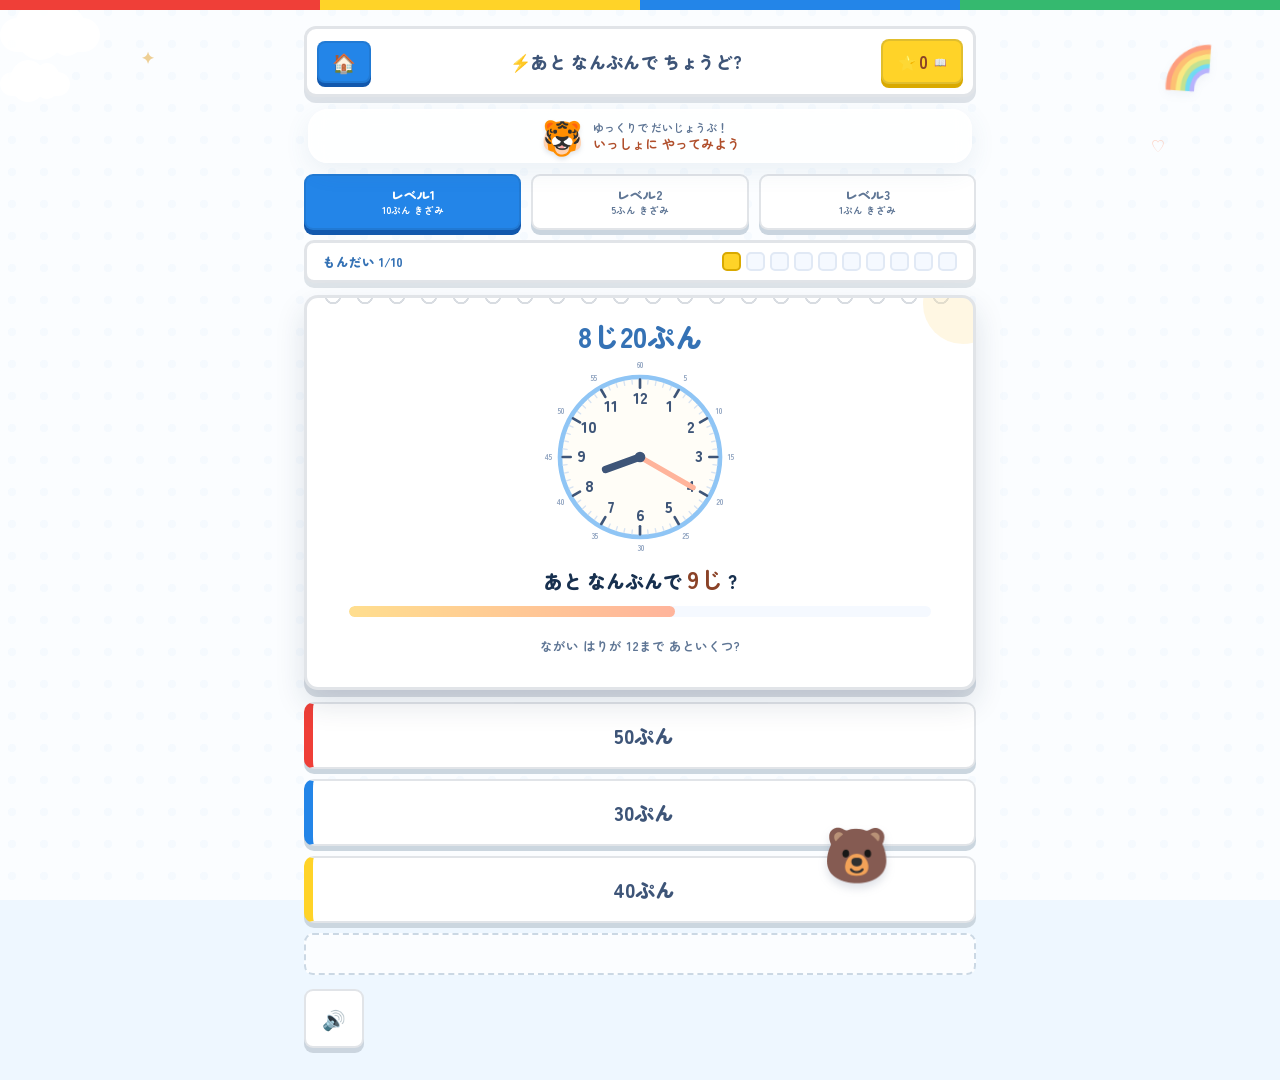
<file: hayaoshi.html>
<!DOCTYPE html>
<html lang="ja">
<head>
<meta charset="UTF-8">
<meta name="viewport" content="width=device-width, initial-scale=1.0, user-scalable=no">
<title>あと なんぷんで ちょうど?</title>
<link href="https://fonts.googleapis.com/css2?family=Zen+Maru+Gothic:wght@500;700;900&display=swap" rel="stylesheet">
<link rel="stylesheet" href="theme.css">
<style>
.combo{font-size:12.5px; font-weight:900; color:var(--on-coral); white-space:nowrap; min-width:52px;}
/* ---------- とけい カード（このページ固有） ---------- */
.card{text-align:center;}
.nowtime{font-size:28px; font-weight:900; color:var(--blue-d); line-height:1.2;}
.clockwrap{display:flex; justify-content:center; margin:4px 0;}
.clockwrap svg{width:min(56vw,200px); height:auto; display:block;}
.ask{font-size:19px; font-weight:900; margin:2px 0 10px;}
.ask b{color:var(--on-coral); font-size:24px;}
.speedbar{height:11px; background:var(--card-soft); border-radius:var(--radius-pill); overflow:hidden; margin:0 24px;}
.speedbar>div{height:100%; width:100%; background:linear-gradient(90deg,var(--sun),var(--coral)); border-radius:var(--radius-pill);}
.counter{min-height:40px; display:flex; align-items:center; justify-content:center; gap:8px; margin-top:8px;}
.counter .num{font-size:26px; font-weight:900; color:var(--on-coral); transition:transform .15s;}
.counter .num.pop{transform:scale(1.35);}
.counter .lbl{font-size:12.5px; color:var(--ink-soft);}
.answerBig{font-size:24px; font-weight:900; color:var(--on-mint);}
/* ---------- 2択チョイス（横並び） ---------- */
.choices{display:flex; gap:10px; margin-top:12px;}
.choice{flex:1;}
.choice.picked{outline:3px solid var(--blue); outline-offset:-2px; opacity:1 !important;}
</style>
<link rel="stylesheet" href="block-theme.css">
</head>
<body>
<div class="sky-layer" aria-hidden="true"><div class="cloud c1"></div><div class="cloud c2"></div><div class="deco-star s1">&#10022;</div><div class="deco-heart h1">&#9825;</div></div>
<div class="app">
  <div class="top">
    <a class="home" href="index.html" title="もくじへ">🏠</a>
    <h1>⚡あと なんぷんで ちょうど?</h1>
    <div class="stars" id="starsPill">⭐<b id="stars">0</b><span class="hint">📖</span></div>
  </div>

  <div class="mascot-guide" aria-label="おうえんキャラクター"><span class="mascot-face">🐯</span><span>ゆっくりで だいじょうぶ！<br><b>いっしょに やってみよう</b></span></div>

  <div class="levels">
    <button class="lv on" data-lv="1">レベル1<small>10ぷん きざみ</small></button>
    <button class="lv" data-lv="2">レベル2<small>5ふん きざみ</small></button>
    <button class="lv" data-lv="3">レベル3<small>1ぷん きざみ</small></button>
  </div>

  <div class="progressrow">
    <div class="pcount" id="pcount">もんだい 1/10</div>
    <div class="combo" id="combo"></div>
    <div class="dots" id="dots"></div>
  </div>

  <div class="card">
    <div class="nowtime" id="nowTime">7じ40ぷん</div>
    <div class="clockwrap"><div id="clock"></div></div>
    <div class="ask">あと なんぷんで <b id="nextHour">8じ</b> ?</div>
    <div class="speedbar"><div id="speedFill"></div></div>
    <div class="counter" id="counter"></div>
  </div>

  <div class="choices" id="choices"></div>
  <div class="msg think" id="msg"></div>

  <div class="actions">
    <button class="act icon" id="soundBtn" title="おと">🔊</button>
    <div class="spacer"></div>
    <button class="act primary" id="nextBtn" style="display:none">つぎ ➡</button>
  </div>
</div>

<div class="reward" id="reward">
  <div class="rewardcard">
    <div class="big" id="rEmoji">🏆</div>
    <h2 id="rTitle">クリア!</h2>
    <div class="rstars" id="rStars"></div>
    <div class="rtotal" id="rTotal"></div>
    <div class="rmsg" id="rMsg"></div>
    <button id="againBtn">もういちど あそぶ ▶</button>
  </div>
</div>

<div class="zukan" id="zukan">
  <div class="zukancard">
    <h2>🏅 バッジずかん</h2>
    <div class="znext" id="znext"></div>
    <div class="zbar"><div id="zbarFill" style="width:0%"></div></div>
    <div class="zgrid" id="zgrid"></div>
    <button class="zclose" id="zClose">とじる</button>
  </div>
</div>

<div class="unlock" id="unlock">
  <div class="unlockcard">
    <div class="ue" id="uEmoji">🏅</div>
    <h3>バッジ ゲット!</h3>
    <div class="un" id="uName"></div>
    <button id="uClose">やったー!</button>
  </div>
</div>

<script>
(() => {
const CX=150, CY=150, QUESTIONS=10, FAST_MS=4000;
const reduce = matchMedia('(prefers-reduced-motion: reduce)').matches;
const dur = ms => reduce ? ms*0.15 : ms;

/* ---------- sound ---------- */
let actx=null, muted=false;
function audio(){
  if(muted) return null;
  if(!actx){ try{ actx=new (window.AudioContext||window.webkitAudioContext)(); }catch(e){ return null; } }
  if(actx.state==='suspended') actx.resume();
  return actx;
}
function tone(freq,t0,len,type='sine',vol=0.18){
  const ac=audio(); if(!ac)return;
  const o=ac.createOscillator(), g=ac.createGain();
  o.type=type; o.frequency.value=freq;
  const s=ac.currentTime+t0;
  g.gain.setValueAtTime(0.0001,s);
  g.gain.exponentialRampToValueAtTime(vol,s+0.015);
  g.gain.exponentialRampToValueAtTime(0.0001,s+len);
  o.connect(g); g.connect(ac.destination);
  o.start(s); o.stop(s+len+0.05);
}
const sTick   = k => tone(520*Math.pow(2,Math.min(k,14)/14),0,.14,'triangle',.2);
const sRight  = () => { tone(784,0,.15,'sine',.25); tone(1175,.14,.35,'sine',.25); };
const sFastB  = () => { tone(880,0,.1,'square',.12); tone(1320,.1,.12,'square',.12); tone(1760,.2,.2,'square',.12); };
const sOops   = () => { tone(330,0,.2,'sine',.14); tone(294,.18,.3,'sine',.12); };
const sPick   = () => tone(600,0,.08,'triangle',.12);
const sFanfare= () => { [523,659,784,1047].forEach((f,i)=>tone(f,i*.14,.32,'sine',.22)); tone(1319,.6,.5,'sine',.22); };

/* ---------- helpers ---------- */
const rad=a=>a*Math.PI/180;
const pt=(a,r)=>[CX+r*Math.sin(rad(a)),CY-r*Math.cos(rad(a))];
const fun=m=>{const d=m%10; return [2,5,7,9].includes(d)?'ふん':'ぷん';};
const fmtTime=(h,m)=> m===0?`${h}じ`:`${h}じ${m}${fun(m)}`;
const rnd=a=>a[Math.floor(Math.random()*a.length)];
const range=(a,b,s=1)=>{const o=[];for(let i=a;i<=b;i+=s)o.push(i);return o;};
const sleep=ms=>new Promise(r=>setTimeout(r,ms));
function tween(ms,fn){return new Promise(res=>{
  const t0=performance.now();
  (function step(t){const p=Math.min(1,(t-t0)/ms); fn(p); p<1?requestAnimationFrame(step):res();})(t0);
});}

/* ---------- clock ---------- */
const NS='http://www.w3.org/2000/svg';
const el=(n,at)=>{const e=document.createElementNS(NS,n);for(const k in at)e.setAttribute(k,at[k]);return e;};
const svg=el('svg',{viewBox:'0 0 300 300'});
svg.appendChild(el('circle',{cx:CX,cy:CY,r:120,fill:'#FFFDF7',stroke:'#8FC5F5','stroke-width':7}));
const arc=el('path',{fill:'rgba(156,227,201,.30)',d:''}); svg.appendChild(arc);
for(let i=0;i<60;i++){
  const a=i*6,big=i%5===0;
  const [x1,y1]=pt(a,big?104:110),[x2,y2]=pt(a,116);
  svg.appendChild(el('line',{x1,y1,x2,y2,stroke:big?'#3E5578':'#D7E3F2','stroke-width':big?4:2,'stroke-linecap':'round'}));
}
for(let n=1;n<=12;n++){
  const [x,y]=pt(n*30,88);
  const t=el('text',{x,y:y+8,'text-anchor':'middle','font-size':24,'font-weight':900,fill:'#3E5578','font-family':'inherit'});
  t.textContent=n; svg.appendChild(t);
}
for(let n=1;n<=12;n++){
  const [x,y]=pt(n*30,137);
  const t=el('text',{x,y:y+4,'text-anchor':'middle','font-size':12,'font-weight':700,fill:'#93A6C2','font-family':'inherit'});
  t.textContent=n*5; svg.appendChild(t);
}
const hHour=el('line',{x1:CX,y1:CY,x2:CX,y2:CY-55,stroke:'#3E5578','stroke-width':11,'stroke-linecap':'round'});
const hMin =el('line',{x1:CX,y1:CY,x2:CX,y2:CY-92,stroke:'#FFB49B','stroke-width':8,'stroke-linecap':'round'});
svg.appendChild(hHour); svg.appendChild(hMin);
svg.appendChild(el('circle',{cx:CX,cy:CY,r:8,fill:'#3E5578'}));
const bubbles=el('g',{}); svg.appendChild(bubbles);
document.getElementById('clock').appendChild(svg);

function setHands(hA,mA){
  hHour.setAttribute('transform',`rotate(${hA} ${CX} ${CY})`);
  hMin.setAttribute('transform',`rotate(${mA} ${CX} ${CY})`);
}
function drawArc(a0,sweep){
  if(sweep<=0){arc.setAttribute('d','');return;}
  if(sweep>=360){arc.setAttribute('d',`M${CX-104},${CY} a104,104 0 1,0 208,0 a104,104 0 1,0 -208,0`);return;}
  const [x1,y1]=pt(a0,104),[x2,y2]=pt(a0+sweep,104);
  arc.setAttribute('d',`M${CX},${CY} L${x1},${y1} A104,104 0 ${sweep>180?1:0},1 ${x2},${y2} Z`);
}
function popBubble(minute,label){
  const [x,y]=pt((minute%60)*6,137);
  const g=el('g',{opacity:0});
  g.appendChild(el('circle',{cx:x,cy:y,r:15,fill:'#9CE3C9'}));
  const t=el('text',{x,y:y+4.5,'text-anchor':'middle','font-size':12,'font-weight':900,fill:'#fff','font-family':'inherit'});
  t.textContent=label; g.appendChild(t);
  bubbles.appendChild(g);
  tween(dur(150),p=>g.setAttribute('opacity',p));
}

/* ---------- badges & save ---------- */
const BADGES=[
  {n:10,  e:'🐣', name:'ちょうどの ひよこ'},
  {n:25,  e:'⚡', name:'いなずま キッズ'},
  {n:50,  e:'🥉', name:'どうメダル'},
  {n:80,  e:'🥈', name:'ぎんメダル'},
  {n:120, e:'🥇', name:'きんメダル'},
  {n:170, e:'💎', name:'ダイヤの ⚡'},
  {n:230, e:'🚄', name:'しんかんせん きゅう'},
  {n:300, e:'✈️', name:'ジェットき きゅう'},
  {n:400, e:'🚀', name:'ロケット きゅう'},
  {n:500, e:'🏆', name:'ちょうど マスター'},
];
let stars=0;
const unlockedCount=s=>BADGES.filter(b=>s>=b.n).length;
async function saveStars(){ try{ localStorage.setItem('hayaoshi-stars',String(stars)); }catch(e){} }
async function loadStars(){
  try{ const v=localStorage.getItem('hayaoshi-stars'); if(v) stars=parseInt(v)||0; }catch(e){}
  $('stars').textContent=stars;
}

/* ---------- state ---------- */
let level=1, prob=null, busy=false, answered=false;
let qNum=0, sessionStars=0, combo=0, t0=0, barTimer=null;
const $=id=>document.getElementById(id);

/* ---------- session ---------- */
function buildDots(){
  const box=$('dots'); box.replaceChildren();
  for(let i=0;i<QUESTIONS;i++){ const d=document.createElement('div'); d.className='dot'; box.appendChild(d); }
}
function startSession(){
  qNum=0; sessionStars=0; combo=0;
  buildDots(); updateCombo();
  $('reward').style.display='none';
  nextQuestion();
}
function nextQuestion(){
  qNum++;
  $('pcount').textContent=`もんだい ${qNum}/${QUESTIONS}`;
  document.querySelectorAll('.dot').forEach((d,i)=>d.classList.toggle('now',i===qNum-1));
  showProblem();
}
function markDot(gain){
  const d=document.querySelectorAll('.dot')[qNum-1]; if(!d)return;
  d.classList.remove('now');
  d.classList.add(gain>=3?'got3':gain>=2?'got2':'got1');
  d.textContent=gain>=3?'⚡':'⭐';
}
function updateCombo(){
  $('combo').textContent = combo>=2 ? `🔥×${combo}` : '';
}
function showReward(){
  const max=QUESTIONS*3;
  let emoji,title,msg;
  if(sessionStars>=max*0.86){ emoji='🏆'; title='いなずま クリア!'; msg='はやくて せいかく!かっこいい!⚡'; }
  else if(sessionStars>=max*0.6){ emoji='🌟'; title='すごい!クリア!'; msg='ちょうどの かんかくが みについてきた!'; }
  else { emoji='💪'; title='さいごまで がんばった!'; msg='なんども やると どんどん はやくなるよ!'; }
  $('rEmoji').textContent=emoji; $('rTitle').textContent=title;
  $('rStars').textContent=`⭐×${sessionStars} ゲット!`;
  $('rTotal').textContent=`ぜんぶで ⭐${stars}こ`;
  $('rMsg').textContent=msg;
  $('reward').style.display='flex';
  sFanfare(); confetti(60);
}

/* ---------- zukan / unlock ---------- */
function renderZukan(){
  const grid=$('zgrid'); grid.replaceChildren();
  BADGES.forEach(b=>{
    const got=stars>=b.n;
    const d=document.createElement('div');
    d.className='badge'+(got?'':' locked');
    d.innerHTML=`<div class="be">${got?b.e:'❔'}</div><div class="bn">${got?b.name:'? ? ?'}</div><div class="bt">⭐${b.n}</div>`;
    grid.appendChild(d);
  });
  const next=BADGES.find(b=>stars<b.n);
  if(next){
    const prev=[...BADGES].reverse().find(b=>stars>=b.n);
    const base=prev?prev.n:0;
    $('znext').textContent=`つぎのバッジまで あと⭐${next.n-stars}こ!`;
    $('zbarFill').style.width=Math.min(100,(stars-base)/(next.n-base)*100)+'%';
  }else{
    $('znext').textContent='ぜんぶ あつめた!🎉';
    $('zbarFill').style.width='100%';
  }
}
function showUnlock(b){
  $('uEmoji').textContent=b.e; $('uName').textContent=b.name;
  $('unlock').style.display='flex';
  sFanfare(); confetti(40);
}
function gainStars(gain){
  const before=unlockedCount(stars);
  stars+=gain; sessionStars+=gain;
  $('stars').textContent=stars;
  saveStars();
  if(unlockedCount(stars)>before){
    const b=BADGES[unlockedCount(stars)-1];
    setTimeout(()=>showUnlock(b),900);
  }
}

/* ---------- problem ---------- */
function makeProblem(){
  const h=rnd(range(1,12));
  let m;
  if(level===1) m=rnd([10,20,30,40,50]);
  else if(level===2) m=rnd(range(5,55,5));
  else m=rnd(range(1,59));
  return {h, m, h2:h%12+1, ans:60-m};
}
function makeChoices(c,m){
  const pool=[c-10,c+10,c-5,c+5,m];
  const set=new Set([c]);
  for(const t of pool){ if(set.size>=3)break; if(t>=1&&t<=59&&!set.has(t)) set.add(t); }
  let extra=c+15;
  while(set.size<3){ if(extra>=1&&extra<=59&&!set.has(extra)) set.add(extra); extra-=30; }
  return [...set].sort(()=>Math.random()-.5);
}

/* ---------- rendering ---------- */
function showProblem(){
  prob=makeProblem(); answered=false;
  bubbles.replaceChildren(); drawArc(0,0);
  setHands((prob.h%12)*30+prob.m*0.5, prob.m*6);
  $('nowTime').textContent=fmtTime(prob.h,prob.m);
  $('nextHour').textContent=`${prob.h2}じ`;
  $('counter').innerHTML='<span class="lbl">ながい はりが 12まで あといくつ?</span>';
  $('msg').textContent=''; $('msg').className='msg think';
  $('nextBtn').style.display='none';
  const box=$('choices'); box.replaceChildren();
  makeChoices(prob.ans,prob.m).forEach(v=>{
    const b=document.createElement('button');
    b.className='choice'; b.textContent=v+fun(v); b.dataset.val=v;
    b.onclick=()=>pick(b,v);
    box.appendChild(b);
  });
  // speed bar
  clearInterval(barTimer);
  t0=Date.now();
  const fill=$('speedFill');
  fill.style.width='100%';
  barTimer=setInterval(()=>{
    const left=Math.max(0,1-(Date.now()-t0)/FAST_MS);
    fill.style.width=(left*100)+'%';
    if(left<=0) clearInterval(barTimer);
  },80);
}

function setCounter(html){$('counter').innerHTML=html;}
function popCounter(txt,lbl){
  setCounter(`<span class="num pop">${txt}</span><span class="lbl">${lbl||''}</span>`);
  setTimeout(()=>{const n=$('counter').querySelector('.num'); if(n)n.classList.remove('pop');},dur(150));
}

/* ---------- explanation: count up to the hour ---------- */
async function playCount(){
  busy=true;
  bubbles.replaceChildren(); drawArc(0,0);
  const {m}=prob;
  const startA=m*6;
  // steps: 1-minute steps up to next multiple of 5, then 5-minute steps to 60
  const steps=[];
  let cur=m;
  while(cur%5!==0){ cur++; steps.push({to:cur, by:1}); }
  while(cur<60){ cur+=5; steps.push({to:cur, by:5}); }
  let mA=startA, k=0, count=0, cm=m;
  for(const st of steps){
    k++;
    count+=st.by;
    const a0=mA, target=st.to*6, cm0=cm;
    await tween(dur(st.by===1?200:340),p=>{
      const e=1-Math.pow(1-p,3);
      const curM=cm0+(st.to-cm0)*e;
      setHands((prob.h%12)*30+curM*0.5, a0+(target-a0)*e);
      drawArc(startA, a0+(target-a0)*e-startA);
    });
    mA=target; cm=st.to;
    sTick(k);
    popBubble(st.to, count);
    popCounter(count+fun(count),'');
    await sleep(dur(st.by===1?160:280));
  }
  setCounter(`<span class="answerBig">こたえ: ${prob.ans}${fun(prob.ans)}</span>`);
  busy=false;
}

/* ---------- answering ---------- */
async function pick(btn,val){
  if(busy||answered)return;
  answered=true;
  clearInterval(barTimer);
  const dt=Date.now()-t0;
  audio(); sPick();
  btn.classList.add('picked');
  document.querySelectorAll('.choice').forEach(b=>b.disabled=true);

  const buttons=[...document.querySelectorAll('.choice')];
  const correctBtn=buttons.find(b=>+b.dataset.val===prob.ans);

  let gain;
  if(val===prob.ans){
    combo++;
    correctBtn.classList.add('right');
    const fast = dt<=FAST_MS;
    gain = fast?3:2;
    if(fast){ sFastB(); $('msg').textContent=`⚡はやい! せいかい! ⭐+3 ${combo>=2?`🔥×${combo}`:''}`; $('msg').className='msg fast'; }
    else{ sRight(); $('msg').textContent=`せいかい! ⭐+2 ${combo>=2?`🔥×${combo}`:''}`; $('msg').className='msg good'; }
    updateCombo();
    confetti(fast?34:22);
    // quick visual confirm: fill the remaining arc instantly-ish
    await tween(dur(400),p=>drawArc(prob.m*6, (360-prob.m*6)*p));
    popBubble(60, prob.ans);
  }else{
    combo=0; updateCombo();
    btn.classList.add('wrong');
    sOops();
    $('msg').textContent='おしい! いっしょに かぞえよう👇';
    $('msg').className='msg oops';
    await sleep(dur(500));
    await playCount();
    correctBtn.classList.add('right');
    gain=1;
    $('msg').textContent=`こたえは「${prob.ans}${fun(prob.ans)}」! かぞえられたから ⭐+1`;
    $('msg').className='msg oops';
  }
  gainStars(gain);
  markDot(gain);
  if(combo===5){ $('msg').textContent+=' 🎉5れんぞく!'; confetti(40); }
  $('nextBtn').textContent = qNum>=QUESTIONS ? '🎉 けっかを みる!' : 'つぎ ➡';
  $('nextBtn').style.display='';
}

/* ---------- confetti ---------- */
function confetti(n){
  const colors=['#FFB49B','#8FC5F5','#FFDE8E','#9CE3C9','#CBB9F2'];
  for(let i=0;i<n;i++){
    const c=document.createElement('div');
    c.className='confetti';
    c.style.left=Math.random()*100+'vw';
    c.style.background=rnd(colors);
    c.style.animationDuration=(1.4+Math.random()*1.2)+'s';
    c.style.animationDelay=(Math.random()*.4)+'s';
    document.body.appendChild(c);
    setTimeout(()=>c.remove(),3400);
  }
}

/* ---------- wiring ---------- */
document.querySelectorAll('.lv').forEach(b=>b.onclick=()=>{
  if(busy)return;
  document.querySelectorAll('.lv').forEach(x=>x.classList.remove('on'));
  b.classList.add('on'); level=+b.dataset.lv;
  startSession();
});
$('nextBtn').onclick=()=>{
  if(busy)return;
  if(qNum>=QUESTIONS){ showReward(); } else { nextQuestion(); }
};
$('againBtn').onclick=startSession;
$('soundBtn').onclick=()=>{
  muted=!muted;
  $('soundBtn').textContent=muted?'🔇':'🔊';
  $('soundBtn').classList.toggle('on',muted);
  if(!muted){ audio(); sPick(); }
};
$('starsPill').onclick=()=>{ renderZukan(); $('zukan').style.display='flex'; };
$('zClose').onclick=()=>$('zukan').style.display='none';
$('zukan').onclick=e=>{ if(e.target.id==='zukan') $('zukan').style.display='none'; };
$('uClose').onclick=()=>$('unlock').style.display='none';

loadStars().finally(startSession);
})();
</script>
</body>
</html>
</file>
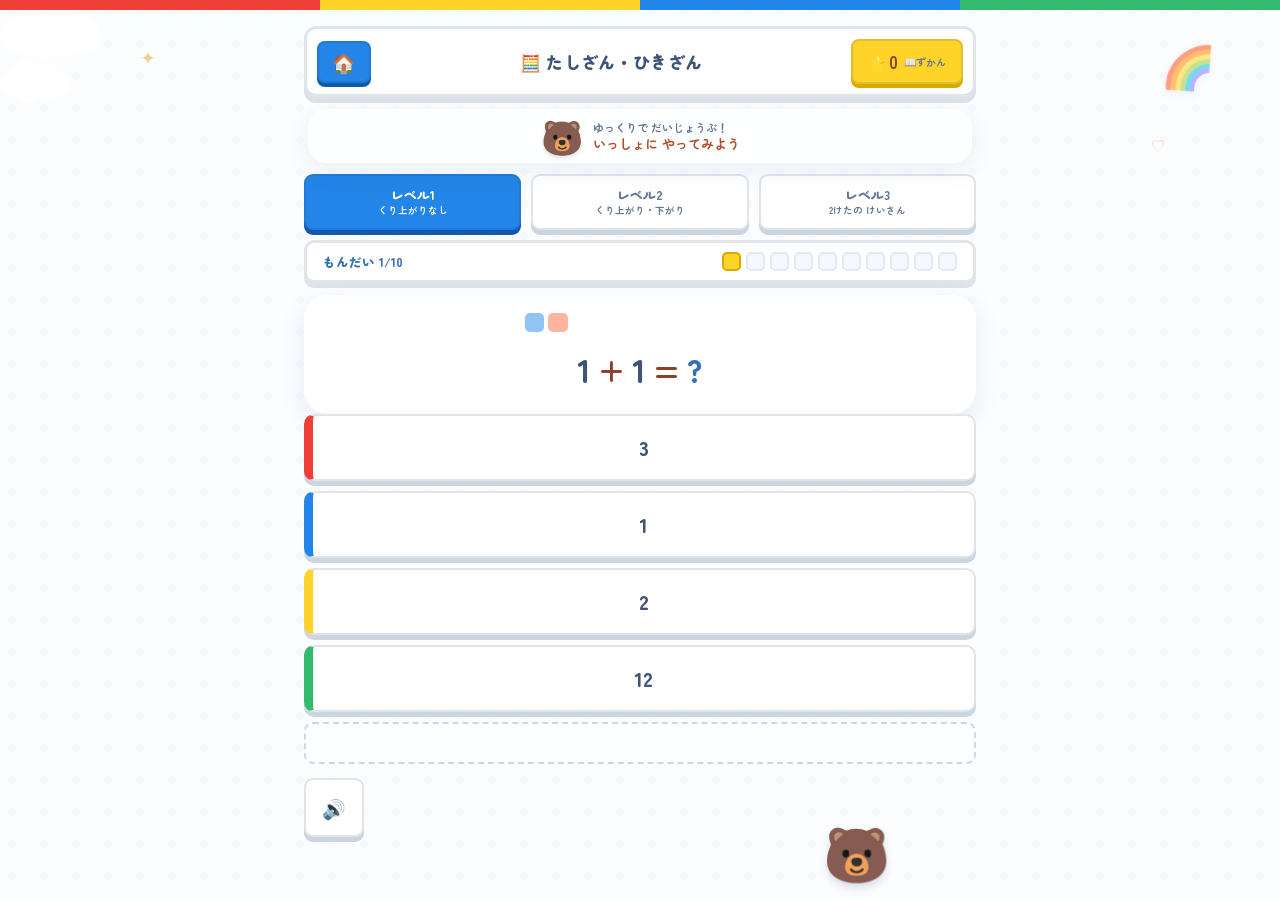
<file: keisan.html>
<!DOCTYPE html>
<html lang="ja">
<head>
<meta charset="UTF-8">
<meta name="viewport" content="width=device-width, initial-scale=1.0, user-scalable=no">
<title>たしざん・ひきざん</title>
<link href="https://fonts.googleapis.com/css2?family=Zen+Maru+Gothic:wght@500;700;900&display=swap" rel="stylesheet">
<link rel="stylesheet" href="theme.css">
<style>
/* ---------- ブロック（このページ固有） ---------- */
.blocks-wrap{background:var(--card); border-radius:var(--radius-card); padding:18px; box-shadow:var(--shadow-md); text-align:center;}
.blocks-grid{display:grid; grid-template-columns:repeat(10,1fr); gap:4px; max-width:230px; margin:0 auto;}
.blk{aspect-ratio:1; border-radius:5px;}
.blk.a{background:var(--blue);}
.blk.b{background:var(--coral);}
.blk.removed{background:var(--card-soft); border:2px dashed var(--coral-d); opacity:.65;}
.eq{text-align:center; font-size:32px; font-weight:900; margin:14px 0 4px; color:var(--ink); letter-spacing:.03em;}
.eq .op{color:var(--on-coral); margin:0 6px;}
.eq .q{color:var(--blue-d);}
</style>
<link rel="stylesheet" href="block-theme.css">
</head>
<body>
<div class="sky-layer" aria-hidden="true"><div class="cloud c1"></div><div class="cloud c2"></div><div class="deco-star s1">&#10022;</div><div class="deco-heart h1">&#9825;</div></div>
<div class="app">
  <div class="top">
    <a href="index.html" class="home" title="もくじへ">🏠</a>
    <h1>🧮 たしざん・ひきざん</h1>
    <div class="stars" id="starsPill">⭐<b id="stars">0</b><span class="hint">📖ずかん</span></div>
  </div>

  <div class="mascot-guide" aria-label="おうえんキャラクター"><span class="mascot-face">🐻</span><span>ゆっくりで だいじょうぶ！<br><b>いっしょに やってみよう</b></span></div>

  <div class="levels">
    <button class="lv on" data-lv="1">レベル1<small>くり上がりなし</small></button>
    <button class="lv" data-lv="2">レベル2<small>くり上がり・下がり</small></button>
    <button class="lv" data-lv="3">レベル3<small>2けたの けいさん</small></button>
  </div>

  <div class="progressrow">
    <div class="pcount" id="pcount">もんだい 1/10</div>
    <div class="dots" id="dots"></div>
  </div>

  <div class="blocks-wrap">
    <div class="blocks-grid" id="blocksGrid"></div>
    <div class="eq" id="eqText"></div>
  </div>

  <div class="choices" id="choices"></div>
  <div class="msg think" id="msg"></div>

  <div class="actions">
    <button class="act icon" id="soundBtn" title="おと">🔊</button>
    <div class="spacer"></div>
    <button class="act primary" id="nextBtn" style="display:none">つぎの もんだい ➡</button>
  </div>
</div>

<div class="reward" id="reward" style="display:none">
  <div class="rewardcard">
    <div class="big" id="rEmoji">🏆</div>
    <h2 id="rTitle">クリア!</h2>
    <div class="rstars" id="rStars"></div>
    <div class="rtotal" id="rTotal"></div>
    <div class="rmsg" id="rMsg"></div>
    <button id="againBtn">もういちど あそぶ ▶</button>
  </div>
</div>

<div class="zukan" id="zukan" style="display:none">
  <div class="zukancard">
    <h2>🏅 バッジずかん</h2>
    <div class="znext" id="znext"></div>
    <div class="zbar"><div id="zbarFill" style="width:0%"></div></div>
    <div class="zgrid" id="zgrid"></div>
    <button class="zclose" id="zClose">とじる</button>
  </div>
</div>

<div class="unlock" id="unlock" style="display:none">
  <div class="unlockcard">
    <div class="ue" id="uEmoji">🏅</div>
    <h3>バッジ ゲット!</h3>
    <div class="un" id="uName"></div>
    <button id="uClose">やったー!</button>
  </div>
</div>

<script>
(() => {
const QUESTIONS = 10;
const $=id=>document.getElementById(id);

/* ---------- sound ---------- */
let actx=null, muted=false;
function audio(){
  if(muted)return null;
  if(!actx){try{actx=new(window.AudioContext||window.webkitAudioContext)();}catch(e){return null;}}
  if(actx.state==='suspended')actx.resume();
  return actx;
}
function tone(freq,t0,len,type='sine',vol=0.18){
  const ac=audio();if(!ac)return;
  const o=ac.createOscillator(),g=ac.createGain();
  o.type=type;o.frequency.value=freq;
  const s=ac.currentTime+t0;
  g.gain.setValueAtTime(0.0001,s);g.gain.exponentialRampToValueAtTime(vol,s+0.015);
  g.gain.exponentialRampToValueAtTime(0.0001,s+len);
  o.connect(g);g.connect(ac.destination);o.start(s);o.stop(s+len+0.05);
}
const sRight  =()=>{tone(784,0,.15,'sine',.25);tone(1175,.14,.35,'sine',.25);};
const sOops   =()=>{tone(330,0,.2,'sine',.14);tone(294,.18,.3,'sine',.12);};
const sPick   =()=>tone(600,0,.08,'triangle',.12);
const sFanfare=()=>{[523,659,784,1047].forEach((f,i)=>tone(f,i*.14,.32,'sine',.22));tone(1319,.6,.5,'sine',.22);};

/* ---------- helpers ---------- */
const rnd=a=>a[Math.floor(Math.random()*a.length)];
const range=(a,b,s=1)=>{const o=[];for(let i=a;i<=b;i+=s)o.push(i);return o;};
const shuffle=a=>[...a].sort(()=>Math.random()-.5);

/* ---------- 問題生成 ---------- */
function makeProblem(level){
  const op=rnd(['+','-']);
  if(level===1){
    if(op==='+'){
      let a,b;
      do{a=rnd(range(1,8));b=rnd(range(1,8));}while(a+b>9);
      return{a,b,op,ans:a+b};
    }else{
      const a=rnd(range(2,9)), b=rnd(range(1,a-0));
      return{a,b,op,ans:a-b};
    }
  }else if(level===2){
    if(op==='+'){
      let a,b;
      do{a=rnd(range(2,9));b=rnd(range(2,9));}while(a+b<10||a+b>18);
      return{a,b,op,ans:a+b};
    }else{
      const a=rnd(range(11,18));
      let b=rnd(range(2,9));
      while(b>=a) b=rnd(range(2,9));
      return{a,b,op,ans:a-b};
    }
  }else{
    if(op==='+'){
      let a,b;
      do{a=rnd(range(10,79));b=rnd(range(2,20));}while(a+b>99);
      return{a,b,op,ans:a+b};
    }else{
      const a=rnd(range(20,99));
      const b=rnd(range(10,a-1));
      return{a,b,op,ans:a-b};
    }
  }
}
function makeChoices(ans){
  const tries=[ans-1,ans+1,ans-10,ans+10,ans-2,ans+2];
  const set=new Set([ans]);
  for(const t of tries){ if(set.size>=4)break; if(t>=0&&!set.has(t)) set.add(t); }
  let extra=ans+5;
  while(set.size<4){ if(extra>=0&&!set.has(extra)) set.add(extra); extra=extra>ans?ans-5:extra+3; }
  return shuffle([...set]);
}

/* ---------- ブロック表示 ---------- */
function buildBlocks(prob){
  const wrap=$('blocksGrid'); wrap.replaceChildren();
  const add=(cls,n)=>{ for(let i=0;i<n;i++){ const d=document.createElement('div'); d.className='blk '+cls; wrap.appendChild(d); } };
  if(prob.op==='+'){
    add('a',prob.a); add('b',prob.b);
  }else{
    add('a',prob.ans); add('removed',prob.b);
  }
}

/* ---------- badges ---------- */
const BADGES=[
  {n:10, e:'🧮',name:'けいさんの たまご'},
  {n:25, e:'➕',name:'たしざん キッズ'},
  {n:50, e:'🥉',name:'どうメダル'},
  {n:80, e:'🥈',name:'ぎんメダル'},
  {n:120,e:'🥇',name:'きんメダル'},
  {n:180,e:'💎',name:'ダイヤの そろばん'},
  {n:250,e:'🚀',name:'けいさん ロケット'},
  {n:350,e:'🧠',name:'あんざん はかせ'},
  {n:450,e:'👑',name:'けいさんの おうさま'},
  {n:600,e:'🏆',name:'けいさん マスター'},
];
let stars=0;
const unlockedCount=s=>BADGES.filter(b=>s>=b.n).length;
async function saveStars(){try{localStorage.setItem('keisan-stars',String(stars));}catch(e){}}
async function loadStars(){
  try{const v=localStorage.getItem('keisan-stars');if(v)stars=parseInt(v)||0;}catch(e){}
  $('stars').textContent=stars;
}
function renderZukan(){
  const g=$('zgrid');g.replaceChildren();
  BADGES.forEach(b=>{
    const got=stars>=b.n,d=document.createElement('div');
    d.className='badge'+(got?'':' locked');
    d.innerHTML=`<div class="be">${got?b.e:'❔'}</div><div class="bn">${got?b.name:'? ? ?'}</div><div class="bt">⭐${b.n}</div>`;
    g.appendChild(d);
  });
  const next=BADGES.find(b=>stars<b.n);
  if(next){
    const prev=[...BADGES].reverse().find(b=>stars>=b.n);
    const base=prev?prev.n:0;
    $('znext').textContent=`つぎのバッジまで あと⭐${next.n-stars}こ!`;
    $('zbarFill').style.width=Math.min(100,(stars-base)/(next.n-base)*100)+'%';
  }else{$('znext').textContent='ぜんぶ あつめた!🎉';$('zbarFill').style.width='100%';}
}
function showUnlock(b){$('uEmoji').textContent=b.e;$('uName').textContent=b.name;$('unlock').style.display='flex';sFanfare();confetti(40);}
function gainStars(gain){
  const before=unlockedCount(stars);
  stars+=gain;sessionStars+=gain;$('stars').textContent=stars;saveStars();
  if(unlockedCount(stars)>before){const b=BADGES[unlockedCount(stars)-1];setTimeout(()=>showUnlock(b),900);}
}

/* ---------- state ---------- */
let level=1,prob=null,answered=false;
let qNum=0,sessionStars=0;

/* ---------- session ---------- */
function buildDots(){
  const box=$('dots');box.replaceChildren();
  for(let i=0;i<QUESTIONS;i++){const d=document.createElement('div');d.className='dot';box.appendChild(d);}
}
function startSession(){qNum=0;sessionStars=0;buildDots();$('reward').style.display='none';nextQuestion();}
function nextQuestion(){
  qNum++;
  $('pcount').textContent=`もんだい ${qNum}/${QUESTIONS}`;
  document.querySelectorAll('.dot').forEach((d,i)=>d.classList.toggle('now',i===qNum-1));
  showProblem();
}
function markDot(gain){
  const d=document.querySelectorAll('.dot')[qNum-1];if(!d)return;
  d.classList.remove('now');d.classList.add(gain>=2?'got2':'got1');d.textContent='⭐';
}
function showReward(){
  const max=QUESTIONS*2;
  let emoji,title,msg;
  if(sessionStars>=max){emoji='🏆';title='パーフェクト!';msg='ぜんぶ じぶんで けいさん できた!さすが!';}
  else if(sessionStars>=max*.7){emoji='🌟';title='すごい!クリア!';msg='けいさんが どんどん はやくなってるよ!';}
  else{emoji='💪';title='がんばった!';msg='なんどもやると もっと とくいになるよ!';}
  $('rEmoji').textContent=emoji;$('rTitle').textContent=title;
  $('rStars').textContent=`⭐×${sessionStars} ゲット!`;$('rTotal').textContent=`ぜんぶで ⭐${stars}こ`;
  $('rMsg').textContent=msg;$('reward').style.display='flex';sFanfare();confetti(60);
}

/* ---------- render ---------- */
function showProblem(){
  prob=makeProblem(level);answered=false;
  buildBlocks(prob);
  $('eqText').innerHTML=`${prob.a}<span class="op">${prob.op}</span>${prob.b}<span class="op">=</span><span class="q">?</span>`;
  $('msg').textContent='';$('msg').className='msg think';
  $('nextBtn').style.display='none';
  const box=$('choices');box.replaceChildren();
  makeChoices(prob.ans).forEach(v=>{
    const b=document.createElement('button');
    b.className='choice';b.textContent=v;b.dataset.val=v;
    b.onclick=()=>pick(b,v);
    box.appendChild(b);
  });
}

function pick(btn,val){
  if(answered)return;
  answered=true;audio();sPick();
  btn.classList.add('picked');
  document.querySelectorAll('.choice').forEach(b=>b.disabled=true);
  const ok=val===prob.ans;
  document.querySelectorAll('.choice').forEach(b=>{
    if(+b.dataset.val===prob.ans)b.classList.add('right');
    else if(b===btn)b.classList.add('wrong');
  });
  const gain=ok?2:1;
  if(ok){sRight();$('msg').textContent='せいかい! ⭐+2';$('msg').className='msg good';confetti(22);}
  else{sOops();$('msg').textContent=`こたえは「${prob.ans}」だったよ! ⭐+1`;$('msg').className='msg oops';}
  gainStars(gain);markDot(gain);
  $('nextBtn').textContent=qNum>=QUESTIONS?'🎉 けっかを みる!':'つぎの もんだい ➡';
  $('nextBtn').style.display='';
}

/* ---------- confetti ---------- */
function confetti(n){
  const colors=['#FFB49B','#8FC5F5','#FFDE8E','#9CE3C9','#CBB9F2'];
  for(let i=0;i<n;i++){
    const c=document.createElement('div');c.className='confetti';
    c.style.left=Math.random()*100+'vw';c.style.background=rnd(colors);
    c.style.animationDuration=(1.4+Math.random()*1.2)+'s';c.style.animationDelay=(Math.random()*.4)+'s';
    document.body.appendChild(c);setTimeout(()=>c.remove(),3400);
  }
}

/* ---------- wiring ---------- */
document.querySelectorAll('.lv').forEach(b=>b.onclick=()=>{
  document.querySelectorAll('.lv').forEach(x=>x.classList.remove('on'));
  b.classList.add('on');level=+b.dataset.lv;startSession();
});
$('nextBtn').onclick=()=>{if(qNum>=QUESTIONS)showReward();else nextQuestion();};
$('againBtn').onclick=startSession;
$('soundBtn').onclick=()=>{
  muted=!muted;$('soundBtn').textContent=muted?'🔇':'🔊';
  $('soundBtn').classList.toggle('on',muted);if(!muted){audio();sPick();}
};
$('starsPill').onclick=()=>{renderZukan();$('zukan').style.display='flex';};
$('zClose').onclick=()=>$('zukan').style.display='none';
$('zukan').onclick=e=>{if(e.target.id==='zukan')$('zukan').style.display='none';};
$('uClose').onclick=()=>$('unlock').style.display='none';

loadStars().finally(startSession);
})();
</script>
</body>
</html>
</file>
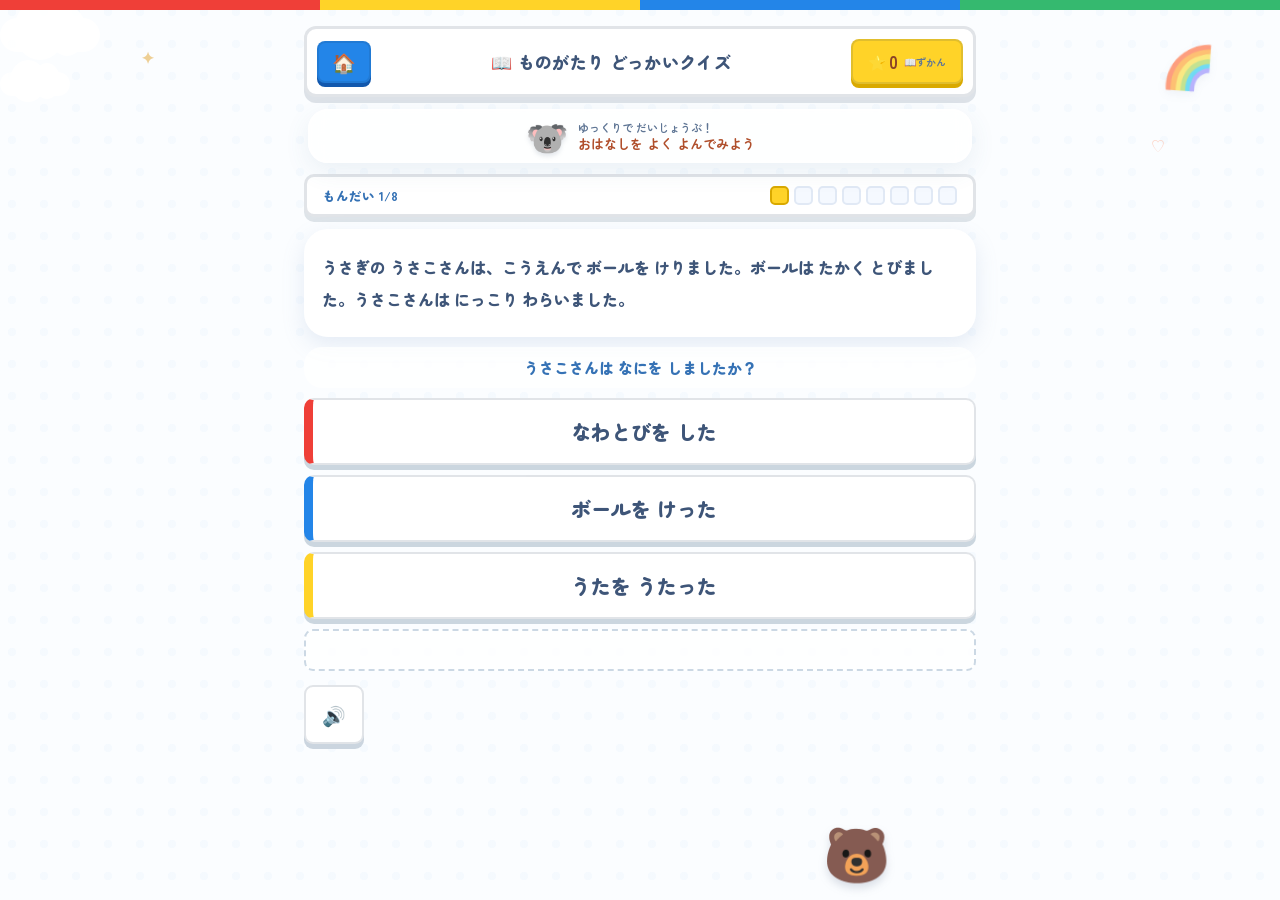
<file: kokugo-dokkai.html>
<!DOCTYPE html>
<html lang="ja">
<head>
<meta charset="UTF-8">
<meta name="viewport" content="width=device-width, initial-scale=1.0, user-scalable=no">
<title>ものがたり どっかいクイズ</title>
<link href="https://fonts.googleapis.com/css2?family=Zen+Maru+Gothic:wght@500;700;900&display=swap" rel="stylesheet">
<link rel="stylesheet" href="theme.css">
<style>
/* ---------- おはなしカード（このページ固有） ---------- */
.story-card{background:var(--card); border-radius:var(--radius-card); padding:22px 18px; box-shadow:var(--shadow-md); margin-bottom:10px;}
.story-card .stext{font-size:16px; line-height:2; font-weight:900; color:var(--ink);}
.qline{text-align:center; font-size:15px; font-weight:900; color:var(--blue-d); margin:0 0 10px;
  background:rgba(255,255,255,.75); border-radius:var(--radius-card-sm); padding:10px 14px;}
</style>
<link rel="stylesheet" href="block-theme.css">
</head>
<body>
<div class="sky-layer" aria-hidden="true"><div class="cloud c1"></div><div class="cloud c2"></div><div class="deco-star s1">&#10022;</div><div class="deco-heart h1">&#9825;</div></div>
<div class="app">
  <div class="top">
    <a href="index.html" class="home" title="もくじへ">🏠</a>
    <h1>📖 ものがたり どっかいクイズ</h1>
    <div class="stars" id="starsPill">⭐<b id="stars">0</b><span class="hint">📖ずかん</span></div>
  </div>

  <div class="mascot-guide" aria-label="おうえんキャラクター"><span class="mascot-face">🐨</span><span>ゆっくりで だいじょうぶ！<br><b>おはなしを よく よんでみよう</b></span></div>

  <div class="progressrow">
    <div class="pcount" id="pcount">もんだい 1/8</div>
    <div class="dots" id="dots"></div>
  </div>

  <div class="story-card"><div class="stext" id="storyText"></div></div>
  <div class="qline" id="qLine"></div>

  <div class="choices" id="choices"></div>
  <div class="msg think" id="msg"></div>

  <div class="actions">
    <button class="act icon" id="soundBtn" title="おと">🔊</button>
    <div class="spacer"></div>
    <button class="act primary" id="nextBtn" style="display:none">つぎの もんだい ➡</button>
  </div>
</div>

<div class="reward" id="reward" style="display:none">
  <div class="rewardcard">
    <div class="big" id="rEmoji">🏆</div>
    <h2 id="rTitle">クリア!</h2>
    <div class="rstars" id="rStars"></div>
    <div class="rtotal" id="rTotal"></div>
    <div class="rmsg" id="rMsg"></div>
    <button id="againBtn">もういちど あそぶ ▶</button>
  </div>
</div>

<div class="zukan" id="zukan" style="display:none">
  <div class="zukancard">
    <h2>🏅 バッジずかん</h2>
    <div class="znext" id="znext"></div>
    <div class="zbar"><div id="zbarFill" style="width:0%"></div></div>
    <div class="zgrid" id="zgrid"></div>
    <button class="zclose" id="zClose">とじる</button>
  </div>
</div>

<div class="unlock" id="unlock" style="display:none">
  <div class="unlockcard">
    <div class="ue" id="uEmoji">🏅</div>
    <h3>バッジ ゲット!</h3>
    <div class="un" id="uName"></div>
    <button id="uClose">やったー!</button>
  </div>
</div>

<script>
(() => {
const QUESTIONS = 8;
const $=id=>document.getElementById(id);

/* ---------- おはなしデータ ---------- */
const STORIES=[
  {t:'うさぎの うさこさんは、こうえんで ボールを けりました。ボールは たかく とびました。うさこさんは にっこり わらいました。',
   qs:[
     {q:'だれが でてきましたか？',choices:['うさこさん','くまさん','ねこさん'],ans:'うさこさん'},
     {q:'うさこさんは なにを しましたか？',choices:['ボールを けった','なわとびを した','うたを うたった'],ans:'ボールを けった'},
   ]},
  {t:'くまくんは あさ おきて、パンを たべました。それから がっこうへ いきました。とても げんきです。',
   qs:[
     {q:'くまくんは あさ なにを たべましたか？',choices:['パン','ごはん','りんご'],ans:'パン'},
     {q:'くまくんは たべたあと どこへ いきましたか？',choices:['がっこう','こうえん','おうち'],ans:'がっこう'},
   ]},
  {t:'ねこの みけちゃんは、あめが ふって いたので、おうちの なかで まるくなって ねむりました。',
   qs:[
     {q:'そとの てんきは どうでしたか？',choices:['あめ','はれ','ゆき'],ans:'あめ'},
     {q:'みけちゃんは どこで ねむりましたか？',choices:['おうちの なか','こうえん','がっこう'],ans:'おうちの なか'},
   ]},
  {t:'ぞうさんと きりんさんは、いっしょに おおきな すいかを たべました。とても あまくて おいしかったです。',
   qs:[
     {q:'だれと だれが でてきましたか？',choices:['ぞうさんと きりんさん','うさぎさんと くまさん','ねこさんと いぬさん'],ans:'ぞうさんと きりんさん'},
     {q:'ふたりは なにを たべましたか？',choices:['すいか','りんご','ばなな'],ans:'すいか'},
   ]},
  {t:'たろうくんは かぜが つよかったので、ぼうしを おさえながら あるきました。ぼうしは とびませんでした。',
   qs:[
     {q:'そとの てんきは どうでしたか？',choices:['かぜが つよかった','あめが ふった','とても あつかった'],ans:'かぜが つよかった'},
     {q:'たろうくんは なにを おさえましたか？',choices:['ぼうし','かばん','かさ'],ans:'ぼうし'},
   ]},
  {t:'うみで さかなが たくさん およいで いました。あかい さかなと あおい さかなが いました。',
   qs:[
     {q:'どこの おはなしですか？',choices:['うみ','やま','こうえん'],ans:'うみ'},
     {q:'さかなの いろは なにいろと なにいろでしたか？',choices:['あかと あお','きいろと みどり','しろと くろ'],ans:'あかと あお'},
   ]},
  {t:'ゆきちゃんは おかあさんと いっしょに クッキーを つくりました。あまくて おいしい クッキーが できました。',
   qs:[
     {q:'だれと クッキーを つくりましたか？',choices:['おかあさん','おとうさん','おばあちゃん'],ans:'おかあさん'},
     {q:'なにを つくりましたか？',choices:['クッキー','ケーキ','パン'],ans:'クッキー'},
   ]},
  {t:'いぬの ぽちは、ボールを おいかけて はしりました。とても はやく はしりました。',
   qs:[
     {q:'だれが はしりましたか？',choices:['ぽち','たろうくん','ねこ'],ans:'ぽち'},
     {q:'ぽちは なにを おいかけましたか？',choices:['ボール','チョウチョ','じてんしゃ'],ans:'ボール'},
   ]},
  {t:'よるに なると、そらに たくさんの ほしが ひかりました。つきも まるくて きれいでした。',
   qs:[
     {q:'いつの おはなしですか？',choices:['よる','あさ','ひるま'],ans:'よる'},
     {q:'そらに なにが ひかって いましたか？',choices:['ほし','たいよう','はなび'],ans:'ほし'},
   ]},
  {t:'とりさんたちは、きの うえで うたを うたいました。みんな とても じょうずでした。',
   qs:[
     {q:'どこで うたを うたいましたか？',choices:['きの うえ','こうえん','うみの なか'],ans:'きの うえ'},
     {q:'だれが うたいましたか？',choices:['とりさんたち','うさぎさんたち','さかなさんたち'],ans:'とりさんたち'},
   ]},
];
const POOL=[];
STORIES.forEach(s=>s.qs.forEach(q=>POOL.push({storyText:s.t,q:q.q,choices:q.choices,ans:q.ans})));

/* ---------- sound ---------- */
let actx=null, muted=false;
function audio(){
  if(muted)return null;
  if(!actx){try{actx=new(window.AudioContext||window.webkitAudioContext)();}catch(e){return null;}}
  if(actx.state==='suspended')actx.resume();
  return actx;
}
function tone(freq,t0,len,type='sine',vol=0.18){
  const ac=audio();if(!ac)return;
  const o=ac.createOscillator(),g=ac.createGain();
  o.type=type;o.frequency.value=freq;
  const s=ac.currentTime+t0;
  g.gain.setValueAtTime(0.0001,s);g.gain.exponentialRampToValueAtTime(vol,s+0.015);
  g.gain.exponentialRampToValueAtTime(0.0001,s+len);
  o.connect(g);g.connect(ac.destination);o.start(s);o.stop(s+len+0.05);
}
const sRight  =()=>{tone(784,0,.15,'sine',.25);tone(1175,.14,.35,'sine',.25);};
const sOops   =()=>{tone(330,0,.2,'sine',.14);tone(294,.18,.3,'sine',.12);};
const sPick   =()=>tone(600,0,.08,'triangle',.12);
const sFanfare=()=>{[523,659,784,1047].forEach((f,i)=>tone(f,i*.14,.32,'sine',.22));tone(1319,.6,.5,'sine',.22);};

/* ---------- helpers ---------- */
const rnd=a=>a[Math.floor(Math.random()*a.length)];
const shuffle=a=>[...a].sort(()=>Math.random()-.5);

/* ---------- badges ---------- */
const BADGES=[
  {n:10, e:'📖',name:'どっかいの たまご'},
  {n:25, e:'📗',name:'ものがたり キッズ'},
  {n:50, e:'🥉',name:'どうメダル'},
  {n:80, e:'🥈',name:'ぎんメダル'},
  {n:120,e:'🥇',name:'きんメダル'},
  {n:180,e:'💎',name:'ダイヤの ほんだな'},
  {n:250,e:'🦉',name:'どっかい ふくろう'},
  {n:350,e:'🧠',name:'はかせ きゅう'},
  {n:450,e:'👑',name:'ものがたりの おうさま'},
  {n:600,e:'🏆',name:'どっかい マスター'},
];
let stars=0;
const unlockedCount=s=>BADGES.filter(b=>s>=b.n).length;
async function saveStars(){try{localStorage.setItem('kokugo-dokkai-stars',String(stars));}catch(e){}}
async function loadStars(){
  try{const v=localStorage.getItem('kokugo-dokkai-stars');if(v)stars=parseInt(v)||0;}catch(e){}
  $('stars').textContent=stars;
}
function renderZukan(){
  const g=$('zgrid');g.replaceChildren();
  BADGES.forEach(b=>{
    const got=stars>=b.n,d=document.createElement('div');
    d.className='badge'+(got?'':' locked');
    d.innerHTML=`<div class="be">${got?b.e:'❔'}</div><div class="bn">${got?b.name:'? ? ?'}</div><div class="bt">⭐${b.n}</div>`;
    g.appendChild(d);
  });
  const next=BADGES.find(b=>stars<b.n);
  if(next){
    const prev=[...BADGES].reverse().find(b=>stars>=b.n);
    const base=prev?prev.n:0;
    $('znext').textContent=`つぎのバッジまで あと⭐${next.n-stars}こ!`;
    $('zbarFill').style.width=Math.min(100,(stars-base)/(next.n-base)*100)+'%';
  }else{$('znext').textContent='ぜんぶ あつめた!🎉';$('zbarFill').style.width='100%';}
}
function showUnlock(b){$('uEmoji').textContent=b.e;$('uName').textContent=b.name;$('unlock').style.display='flex';sFanfare();confetti(40);}
function gainStars(gain){
  const before=unlockedCount(stars);
  stars+=gain;sessionStars+=gain;$('stars').textContent=stars;saveStars();
  if(unlockedCount(stars)>before){const b=BADGES[unlockedCount(stars)-1];setTimeout(()=>showUnlock(b),900);}
}

/* ---------- state ---------- */
let queue=[],curItem=null,answered=false;
let qNum=0,sessionStars=0;

/* ---------- session ---------- */
function buildDots(){
  const box=$('dots');box.replaceChildren();
  for(let i=0;i<QUESTIONS;i++){const d=document.createElement('div');d.className='dot';box.appendChild(d);}
}
function startSession(){
  queue=shuffle(POOL).slice(0,QUESTIONS);
  qNum=0;sessionStars=0;buildDots();$('reward').style.display='none';
  nextQuestion();
}
function nextQuestion(){
  qNum++;
  $('pcount').textContent=`もんだい ${qNum}/${QUESTIONS}`;
  document.querySelectorAll('.dot').forEach((d,i)=>d.classList.toggle('now',i===qNum-1));
  showQuestion();
}
function markDot(gain){
  const d=document.querySelectorAll('.dot')[qNum-1];if(!d)return;
  d.classList.remove('now');d.classList.add(gain>=2?'got2':'got1');d.textContent='⭐';
}
function showReward(){
  const max=QUESTIONS*2;
  let emoji,title,msg;
  if(sessionStars>=max){emoji='🏆';title='パーフェクト!';msg='おはなしの ないよう、ばっちり わかったね!';}
  else if(sessionStars>=max*.7){emoji='🌟';title='すごい!クリア!';msg='どっかいが どんどん とくいに なってるよ!';}
  else{emoji='💪';title='がんばった!';msg='なんどもやると もっと よめるように なるよ!';}
  $('rEmoji').textContent=emoji;$('rTitle').textContent=title;
  $('rStars').textContent=`⭐×${sessionStars} ゲット!`;$('rTotal').textContent=`ぜんぶで ⭐${stars}こ`;
  $('rMsg').textContent=msg;$('reward').style.display='flex';sFanfare();confetti(60);
}

/* ---------- render ---------- */
function showQuestion(){
  curItem=queue[qNum-1];answered=false;
  $('storyText').textContent=curItem.storyText;
  $('qLine').textContent=curItem.q;
  $('msg').textContent='';$('msg').className='msg think';
  $('nextBtn').style.display='none';
  const box=$('choices');box.replaceChildren();
  shuffle(curItem.choices).forEach(v=>{
    const b=document.createElement('button');
    b.className='choice';b.textContent=v;
    b.onclick=()=>pickAnswer(b,v);
    box.appendChild(b);
  });
}
function pickAnswer(btn,val){
  if(answered)return;
  answered=true;audio();sPick();
  btn.classList.add('picked');
  document.querySelectorAll('.choice').forEach(b=>b.disabled=true);
  const ok=val===curItem.ans;
  document.querySelectorAll('.choice').forEach(b=>{
    if(b.textContent===curItem.ans)b.classList.add('right');
    else if(b===btn)b.classList.add('wrong');
  });
  const gain=ok?2:1;
  if(ok){sRight();$('msg').textContent='せいかい! ⭐+2';$('msg').className='msg good';confetti(22);}
  else{sOops();$('msg').textContent=`こたえは「${curItem.ans}」だったよ! ⭐+1`;$('msg').className='msg oops';}
  gainStars(gain);markDot(gain);
  $('nextBtn').textContent=qNum>=QUESTIONS?'🎉 けっかを みる!':'つぎの もんだい ➡';
  $('nextBtn').style.display='';
}

/* ---------- confetti ---------- */
function confetti(n){
  const colors=['#FFB49B','#8FC5F5','#FFDE8E','#9CE3C9','#CBB9F2'];
  for(let i=0;i<n;i++){
    const c=document.createElement('div');c.className='confetti';
    c.style.left=Math.random()*100+'vw';c.style.background=rnd(colors);
    c.style.animationDuration=(1.4+Math.random()*1.2)+'s';c.style.animationDelay=(Math.random()*.4)+'s';
    document.body.appendChild(c);setTimeout(()=>c.remove(),3400);
  }
}

/* ---------- wiring ---------- */
$('nextBtn').onclick=()=>{if(qNum>=QUESTIONS)showReward();else nextQuestion();};
$('againBtn').onclick=startSession;
$('soundBtn').onclick=()=>{
  muted=!muted;$('soundBtn').textContent=muted?'🔇':'🔊';
  $('soundBtn').classList.toggle('on',muted);if(!muted){audio();sPick();}
};
$('starsPill').onclick=()=>{renderZukan();$('zukan').style.display='flex';};
$('zClose').onclick=()=>$('zukan').style.display='none';
$('zukan').onclick=e=>{if(e.target.id==='zukan')$('zukan').style.display='none';};
$('uClose').onclick=()=>$('unlock').style.display='none';

loadStars().finally(startSession);
})();
</script>
</body>
</html>
</file>
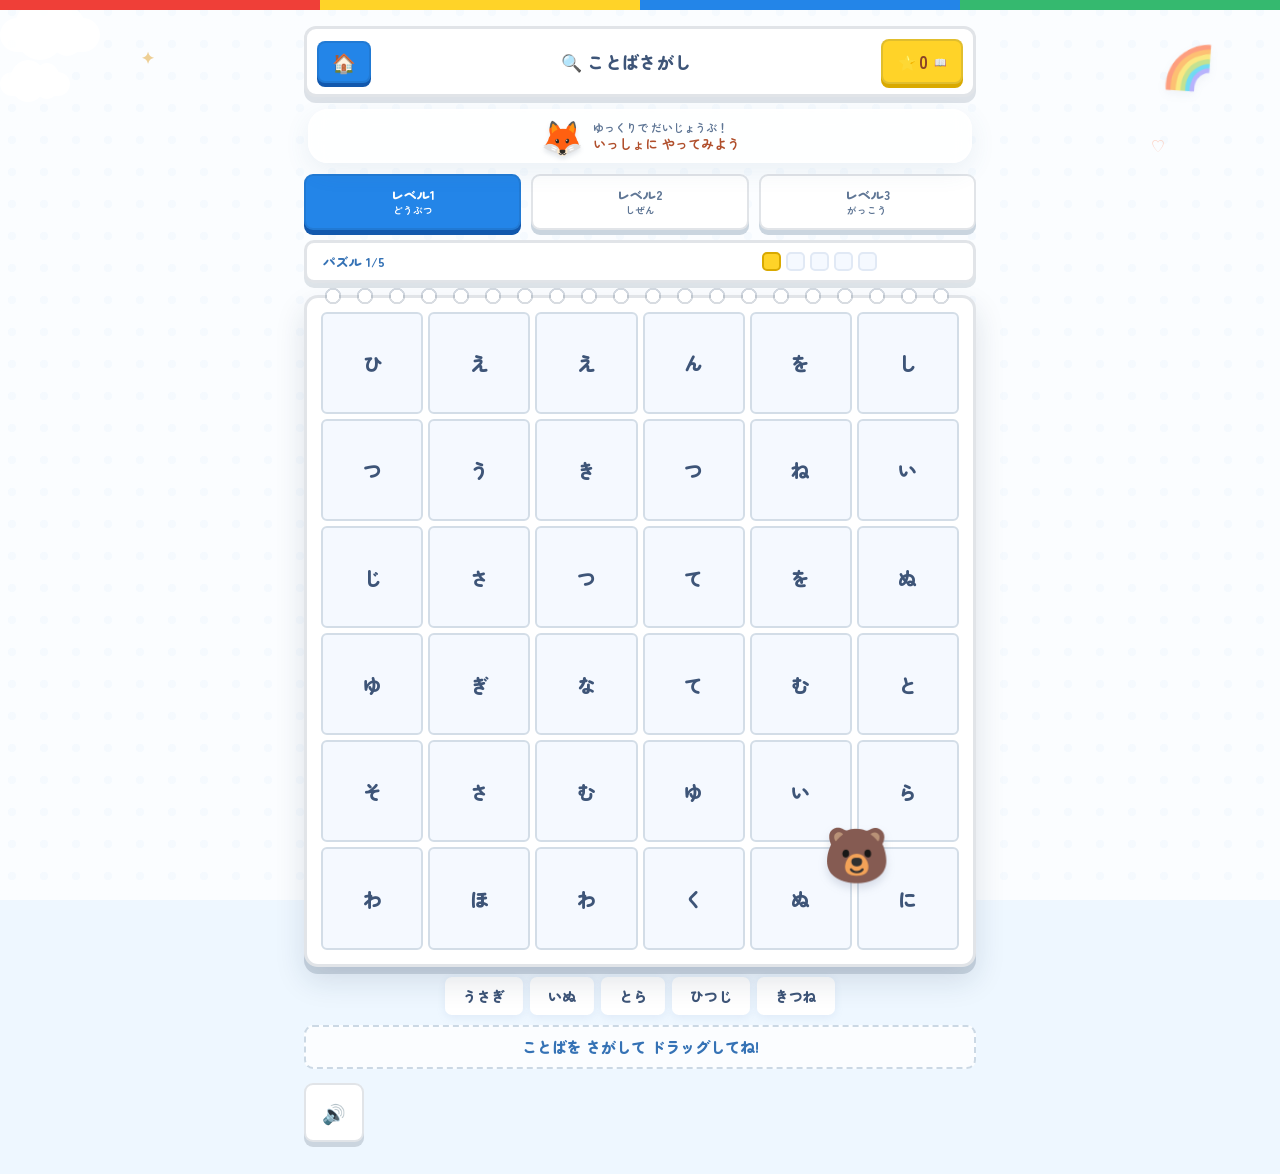
<file: kotoba.html>
<!DOCTYPE html>
<html lang="ja">
<head>
<meta charset="UTF-8">
<meta name="viewport" content="width=device-width, initial-scale=1.0, user-scalable=no">
<title>ことばさがし</title>
<link href="https://fonts.googleapis.com/css2?family=Zen+Maru+Gothic:wght@500;700;900&display=swap" rel="stylesheet">
<link rel="stylesheet" href="theme.css">
<style>
.miss{font-size:12.5px; font-weight:900; color:var(--on-coral); white-space:nowrap; min-width:72px; text-align:right;}
</style>
<link rel="stylesheet" href="block-theme.css">
</head>
<body>
<div class="sky-layer" aria-hidden="true"><div class="cloud c1"></div><div class="cloud c2"></div><div class="deco-star s1">&#10022;</div><div class="deco-heart h1">&#9825;</div></div>
<div class="app">
  <div class="top">
    <a href="index.html" class="home" title="もくじへ">🏠</a>
    <h1>🔍 ことばさがし</h1>
    <div class="stars" id="starsPill">⭐<b id="stars">0</b><span class="hint">📖</span></div>
  </div>

  <div class="mascot-guide" aria-label="おうえんキャラクター"><span class="mascot-face">🦊</span><span>ゆっくりで だいじょうぶ！<br><b>いっしょに やってみよう</b></span></div>

  <div class="levels">
    <button class="lv on" data-lv="1">レベル1<small>どうぶつ</small></button>
    <button class="lv" data-lv="2">レベル2<small>しぜん</small></button>
    <button class="lv" data-lv="3">レベル3<small>がっこう</small></button>
  </div>

  <div class="progressrow">
    <div class="pcount" id="pcount">パズル 1/5</div>
    <div class="dots" id="dots"></div>
    <div class="miss" id="missCount"></div>
  </div>

  <div class="grid-wrap">
    <div class="word-grid" id="wordGrid"></div>
  </div>

  <div class="wordlist" id="wordList"></div>
  <div class="msg think" id="msg">ことばを さがして ドラッグしてね!</div>

  <div class="actions">
    <button class="act icon" id="soundBtn" title="おと">🔊</button>
    <div class="spacer"></div>
    <button class="act primary" id="nextBtn" style="display:none">つぎの パズル ➡</button>
  </div>
</div>

<div class="reward" id="reward" style="display:none">
  <div class="rewardcard">
    <div class="big" id="rEmoji">🏆</div>
    <h2 id="rTitle">クリア!</h2>
    <div class="rstars" id="rStars"></div>
    <div class="rtotal" id="rTotal"></div>
    <div class="rmsg" id="rMsg"></div>
    <button id="againBtn">もういちど あそぶ ▶</button>
  </div>
</div>

<div class="zukan" id="zukan" style="display:none">
  <div class="zukancard">
    <h2>🏅 バッジずかん</h2>
    <div class="znext" id="znext"></div>
    <div class="zbar"><div id="zbarFill" style="width:0%"></div></div>
    <div class="zgrid" id="zgrid"></div>
    <button class="zclose" id="zClose">とじる</button>
  </div>
</div>

<div class="unlock" id="unlock" style="display:none">
  <div class="unlockcard">
    <div class="ue" id="uEmoji">🏅</div>
    <h3>バッジ ゲット!</h3>
    <div class="un" id="uName"></div>
    <button id="uClose">やったー!</button>
  </div>
</div>

<script>
(() => {
const PUZZLES=5, ROWS=6, COLS=6;
const $=id=>document.getElementById(id);
const FOUND_COLORS=['#B04F2C','#215D97','#187A51','#6A4AB0','#8C6400'];

/* ---------- word sets ---------- */
const WORD_SETS={
  1:['いぬ','ねこ','うし','さる','くま','うさぎ','ぞう','とら','へび','きつね','うま','ひつじ'],
  2:['はる','なつ','あき','ふゆ','はな','そら','うみ','やま','かわ','もり','あめ','くも'],
  3:['えんぴつ','けしごむ','じょうぎ','ふでばこ','こくばん','せんせい','ともだち','きょうしつ','らんどせる','たいいくかん'],
};

/* ---------- sound ---------- */
let actx=null, muted=false;
function audio(){
  if(muted)return null;
  if(!actx){try{actx=new(window.AudioContext||window.webkitAudioContext)();}catch(e){return null;}}
  if(actx.state==='suspended')actx.resume();
  return actx;
}
function tone(freq,t0,len,type='sine',vol=0.18){
  const ac=audio();if(!ac)return;
  const o=ac.createOscillator(),g=ac.createGain();
  o.type=type;o.frequency.value=freq;
  const s=ac.currentTime+t0;
  g.gain.setValueAtTime(0.0001,s);g.gain.exponentialRampToValueAtTime(vol,s+0.015);
  g.gain.exponentialRampToValueAtTime(0.0001,s+len);
  o.connect(g);g.connect(ac.destination);o.start(s);o.stop(s+len+0.05);
}
const sRight  =()=>{tone(784,0,.15,'sine',.25);tone(1175,.14,.35,'sine',.25);};
const sOops   =()=>{tone(330,0,.18,'sine',.13);};
const sFanfare=()=>{[523,659,784,1047].forEach((f,i)=>tone(f,i*.14,.32,'sine',.22));tone(1319,.6,.5,'sine',.22);};
const sFound  =()=>{tone(880,0,.12,'sine',.2);tone(1320,.1,.2,'sine',.18);};

/* ---------- helpers ---------- */
const shuffle=a=>[...a].sort(()=>Math.random()-.5);
const KANA='あいうえおかきくけこさしすせそたちつてとなにぬねのはひふへほまみむめもやゆよらりるれろわをん';

/* ---------- grid generation ---------- */
let grid=[], placed=[];

function buildGrid(words){
  grid=Array.from({length:ROWS},()=>Array(COLS).fill(null));
  placed=[];
  const target=shuffle(words).slice(0,5);
  for(const word of target) tryPlace(word);
  for(let r=0;r<ROWS;r++)
    for(let c=0;c<COLS;c++)
      if(!grid[r][c])grid[r][c]=KANA[Math.floor(Math.random()*KANA.length)];
  return grid;
}

function tryPlace(word){
  const dirs=shuffle(['h','v']);
  for(const dir of dirs){
    const maxR=dir==='h'?ROWS-1:ROWS-word.length;
    const maxC=dir==='h'?COLS-word.length:COLS-1;
    if(maxR<0||maxC<0)continue;
    const positions=[];
    for(let r=0;r<=maxR;r++)for(let c=0;c<=maxC;c++)positions.push([r,c]);
    for(const [r,c] of shuffle(positions)){
      let ok=true;
      for(let i=0;i<word.length;i++){
        const gr=dir==='h'?r:r+i, gc=dir==='h'?c+i:c;
        if(grid[gr][gc]!==null&&grid[gr][gc]!==word[i]){ok=false;break;}
      }
      if(ok){
        for(let i=0;i<word.length;i++){
          const gr=dir==='h'?r:r+i, gc=dir==='h'?c+i:c;
          grid[gr][gc]=word[i];
        }
        const r2=dir==='h'?r:r+word.length-1;
        const c2=dir==='h'?c+word.length-1:c;
        placed.push({word,r1:r,c1:c,r2,c2,dir,colorIdx:placed.length,found:false});
        return;
      }
    }
  }
}

/* ---------- state ---------- */
let level=1, pNum=0, sessionStars=0;
let misses=0, dragStart=null, dragEnd=null;
let stars=0;

/* ---------- badges ---------- */
const BADGES=[
  {n:10, e:'🔍',name:'たんていの たまご'},
  {n:25, e:'📚',name:'ことば キッズ'},
  {n:50, e:'🥉',name:'どうメダル'},
  {n:80, e:'🥈',name:'ぎんメダル'},
  {n:120,e:'🥇',name:'きんメダル'},
  {n:180,e:'💎',name:'ダイヤの じしょ'},
  {n:250,e:'🦉',name:'ことばの ふくろう'},
  {n:350,e:'✍️',name:'さっか きゅう'},
  {n:450,e:'📖',name:'じしょ マスター'},
  {n:600,e:'🏆',name:'ことば マスター'},
];
const unlockedCount=s=>BADGES.filter(b=>s>=b.n).length;
async function saveStars(){try{localStorage.setItem('kotoba-stars',String(stars));}catch(e){}}
async function loadStars(){
  try{const v=localStorage.getItem('kotoba-stars');if(v)stars=parseInt(v)||0;}catch(e){}
  $('stars').textContent=stars;
}
function renderZukan(){
  const g=$('zgrid');g.replaceChildren();
  BADGES.forEach(b=>{
    const got=stars>=b.n,d=document.createElement('div');
    d.className='badge'+(got?'':' locked');
    d.innerHTML=`<div class="be">${got?b.e:'❔'}</div><div class="bn">${got?b.name:'? ? ?'}</div><div class="bt">⭐${b.n}</div>`;
    g.appendChild(d);
  });
  const next=BADGES.find(b=>stars<b.n);
  if(next){
    const prev=[...BADGES].reverse().find(b=>stars>=b.n);
    const base=prev?prev.n:0;
    $('znext').textContent=`つぎのバッジまで あと⭐${next.n-stars}こ!`;
    $('zbarFill').style.width=Math.min(100,(stars-base)/(next.n-base)*100)+'%';
  }else{$('znext').textContent='ぜんぶ あつめた!🎉';$('zbarFill').style.width='100%';}
}
function showUnlock(b){$('uEmoji').textContent=b.e;$('uName').textContent=b.name;$('unlock').style.display='flex';sFanfare();confetti(40);}
function gainStars(gain){
  const before=unlockedCount(stars);
  stars+=gain;sessionStars+=gain;$('stars').textContent=stars;saveStars();
  if(unlockedCount(stars)>before){const b=BADGES[unlockedCount(stars)-1];setTimeout(()=>showUnlock(b),900);}
}

/* ---------- session ---------- */
function buildDots(){
  const box=$('dots');box.replaceChildren();
  for(let i=0;i<PUZZLES;i++){const d=document.createElement('div');d.className='dot';box.appendChild(d);}
}
function startSession(){pNum=0;sessionStars=0;buildDots();$('reward').style.display='none';nextPuzzle();}
function nextPuzzle(){
  pNum++;
  $('pcount').textContent=`パズル ${pNum}/${PUZZLES}`;
  document.querySelectorAll('.dot').forEach((d,i)=>d.classList.toggle('now',i===pNum-1));
  showPuzzle();
}
function markDot(gain){
  const d=document.querySelectorAll('.dot')[pNum-1];if(!d)return;
  d.classList.remove('now');
  d.classList.add(gain>=3?'got3':gain>=2?'got2':'got1');
  d.textContent='⭐';
}
function showReward(){
  const max=PUZZLES*3;
  let emoji,title,msg;
  if(sessionStars>=max*0.9){emoji='🏆';title='パーフェクト!';msg='ぜんぶの ことばを みつけた! さすが!';}
  else if(sessionStars>=max*0.6){emoji='🌟';title='すごい!クリア!';msg='ことばさがし、うまいね!';}
  else{emoji='💪';title='がんばった!';msg='なんどもやると もっと はやく みつかるよ!';}
  $('rEmoji').textContent=emoji;$('rTitle').textContent=title;
  $('rStars').textContent=`⭐×${sessionStars} ゲット!`;$('rTotal').textContent=`ぜんぶで ⭐${stars}こ`;
  $('rMsg').textContent=msg;$('reward').style.display='flex';sFanfare();confetti(60);
}

/* ---------- render puzzle ---------- */
function showPuzzle(){
  misses=0;updateMiss();
  const words=WORD_SETS[level];
  buildGrid(words);
  renderGridCells();
  renderWordList();
  $('msg').textContent='ことばを さがして ドラッグしてね!';
  $('msg').className='msg think';
  $('nextBtn').style.display='none';
}

function renderGridCells(){
  const gEl=$('wordGrid');gEl.replaceChildren();
  for(let r=0;r<ROWS;r++){
    for(let c=0;c<COLS;c++){
      const cell=document.createElement('div');
      cell.className='wc';
      cell.textContent=grid[r][c];
      cell.dataset.r=r;cell.dataset.c=c;
      gEl.appendChild(cell);
    }
  }
}

function renderWordList(){
  const el=$('wordList');el.replaceChildren();
  placed.forEach((p,i)=>{
    const tag=document.createElement('div');
    tag.className='wtag'+(p.found?' found':'');
    tag.id='wtag'+i;
    if(p.found)tag.style.background=FOUND_COLORS[p.colorIdx%FOUND_COLORS.length];
    tag.textContent=p.word;
    el.appendChild(tag);
  });
}

function updateMiss(){$('missCount').textContent=misses>0?`まちがい: ${misses}かい`:'';}

/* ---------- pointer selection ---------- */
function cellFromEvent(e){
  const el=document.elementFromPoint(e.clientX,e.clientY);
  if(!el||!el.classList.contains('wc'))return null;
  return{r:+el.dataset.r,c:+el.dataset.c};
}

function cellsInRange(s,e){
  if(!s||!e)return[];
  if(s.r===e.r){
    const minC=Math.min(s.c,e.c),maxC=Math.max(s.c,e.c);
    return Array.from({length:maxC-minC+1},(_,i)=>({r:s.r,c:minC+i}));
  }
  if(s.c===e.c){
    const minR=Math.min(s.r,e.r),maxR=Math.max(s.r,e.r);
    return Array.from({length:maxR-minR+1},(_,i)=>({r:minR+i,c:s.c}));
  }
  return[];
}

function updateSelecting(){
  document.querySelectorAll('.wc.selecting').forEach(el=>el.classList.remove('selecting'));
  if(!dragStart||!dragEnd)return;
  const cells=cellsInRange(dragStart,dragEnd);
  cells.forEach(({r,c})=>{
    const el=document.querySelector(`.wc[data-r="${r}"][data-c="${c}"]`);
    if(el&&!el.classList.contains('f0')&&!el.classList.contains('f1')&&!el.classList.contains('f2')&&!el.classList.contains('f3')&&!el.classList.contains('f4'))
      el.classList.add('selecting');
  });
}

function checkSelection(s,e){
  if(!s||!e)return;
  const minR=Math.min(s.r,e.r),maxR=Math.max(s.r,e.r);
  const minC=Math.min(s.c,e.c),maxC=Math.max(s.c,e.c);
  // must be same row or col
  if(s.r!==e.r&&s.c!==e.c){return;}
  if(s.r===e.r&&s.c===e.c){return;}

  const match=placed.find(p=>!p.found&&p.r1===minR&&p.c1===minC&&p.r2===maxR&&p.c2===maxC);
  if(match){
    match.found=true;
    const cls='f'+(match.colorIdx%5);
    cellsInRange({r:match.r1,c:match.c1},{r:match.r2,c:match.c2}).forEach(({r,c})=>{
      const el=document.querySelector(`.wc[data-r="${r}"][data-c="${c}"]`);
      if(el){el.classList.remove('selecting');el.classList.add(cls);}
    });
    const tag=$('wtag'+placed.indexOf(match));
    if(tag){tag.classList.add('found');tag.style.background=FOUND_COLORS[match.colorIdx%FOUND_COLORS.length];}
    sFound();
    const remaining=placed.filter(p=>!p.found).length;
    if(remaining===0){
      const gain=misses===0?3:misses<=2?2:1;
      gainStars(gain);markDot(gain);
      $('msg').textContent=misses===0?'パーフェクト! ぜんぶ みつけた!⭐⭐⭐':'ぜんぶ みつけた! ⭐';
      $('msg').className='msg good';
      confetti(misses===0?50:28);
      $('nextBtn').textContent=pNum>=PUZZLES?'🎉 けっかを みる!':'つぎの パズル ➡';
      $('nextBtn').style.display='';
    }else{
      $('msg').textContent=`「${match.word}」みつけた! あと${remaining}こ!`;
      $('msg').className='msg good';
    }
  }else{
    // wrong selection
    misses++;updateMiss();
    sOops();
    const cells=cellsInRange(s,e);
    cells.forEach(({r,c})=>{
      const el=document.querySelector(`.wc[data-r="${r}"][data-c="${c}"]`);
      if(el){el.classList.remove('selecting');el.classList.add('wrong');
        setTimeout(()=>el.classList.remove('wrong'),420);}
    });
  }
}

const gridEl=$('wordGrid');
gridEl.addEventListener('pointerdown',e=>{
  const cell=cellFromEvent(e);
  if(!cell)return;
  gridEl.setPointerCapture(e.pointerId);
  dragStart=cell;dragEnd=cell;
  e.preventDefault();updateSelecting();
});
gridEl.addEventListener('pointermove',e=>{
  if(!dragStart)return;
  const cell=cellFromEvent(e);
  if(!cell)return;
  if(cell.r===dragStart.r||cell.c===dragStart.c){dragEnd=cell;updateSelecting();}
});
gridEl.addEventListener('pointerup',e=>{
  if(!dragStart)return;
  checkSelection(dragStart,dragEnd);
  dragStart=null;dragEnd=null;updateSelecting();
});

/* ---------- confetti ---------- */
function confetti(n){
  const colors=['#FFB49B','#8FC5F5','#FFDE8E','#9CE3C9','#CBB9F2'];
  for(let i=0;i<n;i++){
    const c=document.createElement('div');c.className='confetti';
    c.style.left=Math.random()*100+'vw';c.style.background=colors[Math.floor(Math.random()*colors.length)];
    c.style.animationDuration=(1.4+Math.random()*1.2)+'s';c.style.animationDelay=(Math.random()*.4)+'s';
    document.body.appendChild(c);setTimeout(()=>c.remove(),3400);
  }
}

/* ---------- wiring ---------- */
document.querySelectorAll('.lv').forEach(b=>b.onclick=()=>{
  document.querySelectorAll('.lv').forEach(x=>x.classList.remove('on'));
  b.classList.add('on');level=+b.dataset.lv;startSession();
});
$('nextBtn').onclick=()=>{if(pNum>=PUZZLES)showReward();else nextPuzzle();};
$('againBtn').onclick=startSession;
$('soundBtn').onclick=()=>{
  muted=!muted;$('soundBtn').textContent=muted?'🔇':'🔊';
  $('soundBtn').classList.toggle('on',muted);
};
$('starsPill').onclick=()=>{renderZukan();$('zukan').style.display='flex';};
$('zClose').onclick=()=>$('zukan').style.display='none';
$('zukan').onclick=e=>{if(e.target.id==='zukan')$('zukan').style.display='none';};
$('uClose').onclick=()=>$('unlock').style.display='none';

loadStars().finally(startSession);
})();
</script>
</body>
</html>
</file>
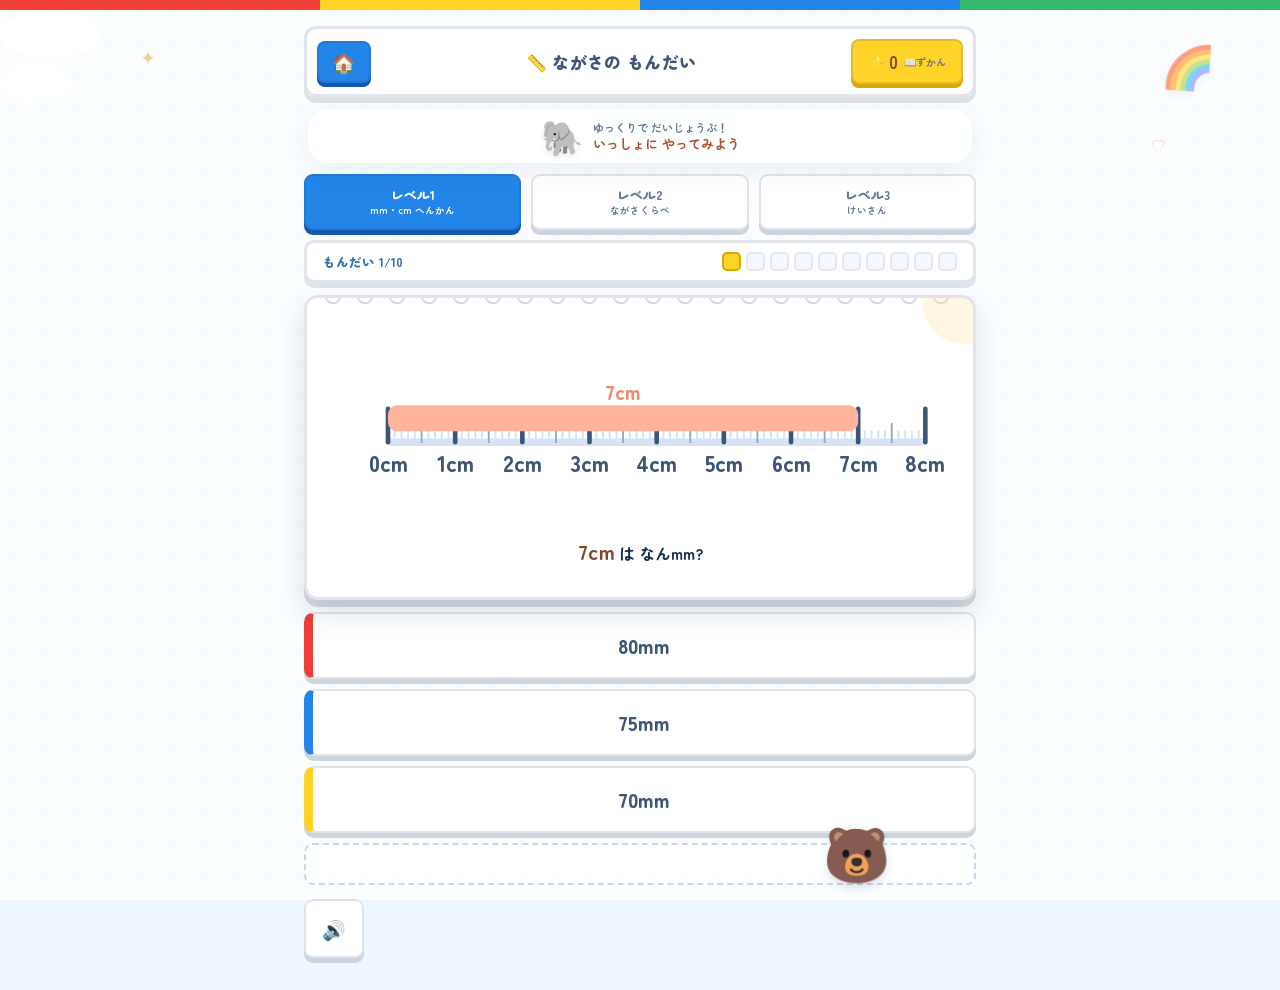
<file: nagasa.html>
<!DOCTYPE html>
<html lang="ja">
<head>
<meta charset="UTF-8">
<meta name="viewport" content="width=device-width, initial-scale=1.0, user-scalable=no">
<title>ながさの もんだい</title>
<link href="https://fonts.googleapis.com/css2?family=Zen+Maru+Gothic:wght@500;700;900&display=swap" rel="stylesheet">
<link rel="stylesheet" href="theme.css">
<style>
.lv.on{background:linear-gradient(160deg, var(--mint-d), var(--mint-deep)); box-shadow:var(--shadow-md);}
.dot.now{border-color:var(--mint); background:#DFF6EC;}
/* ---------- ものさし カード（このページ固有） ---------- */
#rulerWrap svg{width:100%; height:auto; display:block;}
.q{text-align:center; font-size:16px; margin:12px 0 6px; line-height:1.6;}
.q b{color:var(--on-coral); font-size:21px;}
.choices{margin-top:12px;}
.choice.wrong{background:#FFE2DA; color:var(--on-coral);}
</style>
<link rel="stylesheet" href="block-theme.css">
</head>
<body>
<div class="sky-layer" aria-hidden="true"><div class="cloud c1"></div><div class="cloud c2"></div><div class="deco-star s1">&#10022;</div><div class="deco-heart h1">&#9825;</div></div>
<div class="app">
  <div class="top">
    <a href="index.html" class="home" title="もくじへ">🏠</a>
    <h1>📏 ながさの もんだい</h1>
    <div class="stars" id="starsPill">⭐<b id="stars">0</b><span class="hint">📖ずかん</span></div>
  </div>

  <div class="mascot-guide" aria-label="おうえんキャラクター"><span class="mascot-face">🐘</span><span>ゆっくりで だいじょうぶ！<br><b>いっしょに やってみよう</b></span></div>

  <div class="levels">
    <button class="lv on" data-lv="1">レベル1<small>mm・cm へんかん</small></button>
    <button class="lv" data-lv="2">レベル2<small>ながさくらべ</small></button>
    <button class="lv" data-lv="3">レベル3<small>けいさん</small></button>
  </div>

  <div class="progressrow">
    <div class="pcount" id="pcount">もんだい 1/10</div>
    <div class="dots" id="dots"></div>
  </div>

  <div class="card">
    <div id="rulerWrap"></div>
    <div class="q" id="qText"></div>
  </div>

  <div class="choices" id="choices"></div>
  <div class="msg think" id="msg"></div>

  <div class="actions">
    <button class="act icon" id="soundBtn" title="おと">🔊</button>
    <div class="spacer"></div>
    <button class="act primary" id="nextBtn" style="display:none">つぎの もんだい ➡</button>
  </div>
</div>

<div class="reward" id="reward" style="display:none">
  <div class="rewardcard">
    <div class="big" id="rEmoji">🏆</div>
    <h2 id="rTitle">クリア!</h2>
    <div class="rstars" id="rStars"></div>
    <div class="rtotal" id="rTotal"></div>
    <div class="rmsg" id="rMsg"></div>
    <button id="againBtn">もういちど あそぶ ▶</button>
  </div>
</div>

<div class="zukan" id="zukan" style="display:none">
  <div class="zukancard">
    <h2>🏅 バッジずかん</h2>
    <div class="znext" id="znext"></div>
    <div class="zbar"><div id="zbarFill" style="width:0%"></div></div>
    <div class="zgrid" id="zgrid"></div>
    <button class="zclose" id="zClose">とじる</button>
  </div>
</div>

<div class="unlock" id="unlock" style="display:none">
  <div class="unlockcard">
    <div class="ue" id="uEmoji">🏅</div>
    <h3>バッジ ゲット!</h3>
    <div class="un" id="uName"></div>
    <button id="uClose">やったー!</button>
  </div>
</div>

<script>
(() => {
const QUESTIONS = 10;
const $=id=>document.getElementById(id);

/* ---------- sound ---------- */
let actx=null, muted=false;
function audio(){
  if(muted)return null;
  if(!actx){try{actx=new(window.AudioContext||window.webkitAudioContext)();}catch(e){return null;}}
  if(actx.state==='suspended')actx.resume();
  return actx;
}
function tone(freq,t0,len,type='sine',vol=0.18){
  const ac=audio();if(!ac)return;
  const o=ac.createOscillator(),g=ac.createGain();
  o.type=type;o.frequency.value=freq;
  const s=ac.currentTime+t0;
  g.gain.setValueAtTime(0.0001,s);g.gain.exponentialRampToValueAtTime(vol,s+0.015);
  g.gain.exponentialRampToValueAtTime(0.0001,s+len);
  o.connect(g);g.connect(ac.destination);o.start(s);o.stop(s+len+0.05);
}
const sRight  =()=>{tone(784,0,.15,'sine',.25);tone(1175,.14,.35,'sine',.25);};
const sOops   =()=>{tone(330,0,.2,'sine',.14);tone(294,.18,.3,'sine',.12);};
const sPick   =()=>tone(600,0,.08,'triangle',.12);
const sFanfare=()=>{[523,659,784,1047].forEach((f,i)=>tone(f,i*.14,.32,'sine',.22));tone(1319,.6,.5,'sine',.22);};

/* ---------- helpers ---------- */
const rnd=a=>a[Math.floor(Math.random()*a.length)];
const range=(a,b,s=1)=>{const o=[];for(let i=a;i<=b;i+=s)o.push(i);return o;};
const fmtLen=(cm,mm)=>mm===0?`${cm}cm`:`${cm}cm${mm}mm`;
const fmtMm=mm=>mm%10===0?`${mm/10}cm`:`${fmtLen(Math.floor(mm/10),mm%10)}`;
const shuffle=a=>[...a].sort(()=>Math.random()-.5);

/* ---------- SVG ruler ---------- */
const NS='http://www.w3.org/2000/svg';
const svgEl=(n,at)=>{const e=document.createElementNS(NS,n);for(const k in at)e.setAttribute(k,at[k]);return e;};

function buildRuler(prob){
  const W=340, PL=34, PR=16, RY=66, H=110;
  let maxCm=10;
  if(prob.type==='add') maxCm=Math.ceil((prob.a+prob.b)/10)+1;
  else if(prob.type==='sub') maxCm=Math.ceil(prob.a/10)+1;
  else if(prob.type==='cm2mm'||prob.type==='cmm2mm') maxCm=Math.max(prob.cm+1,5);
  else if(prob.type==='mm2cmm') maxCm=Math.max(Math.ceil(prob.mm/10)+1,5);
  else if(prob.type==='compare') maxCm=Math.max(Math.ceil(Math.max(prob.a,prob.b)/10)+1,5);
  maxCm=Math.min(maxCm,15);
  const avail=W-PL-PR;
  const ppm=avail/(maxCm*10);
  const toX=mm=>PL+mm*ppm;

  const svg=svgEl('svg',{viewBox:`0 0 ${W} ${H}`});

  /* ruler body */
  svg.appendChild(svgEl('rect',{x:PL,y:RY-2,width:avail,height:4,rx:2,fill:'#D7E3F2'}));

  /* ticks + labels */
  for(let mm=0;mm<=maxCm*10;mm++){
    const x=toX(mm), big=mm%10===0, mid=mm%5===0;
    const th=big?18:mid?10:6;
    svg.appendChild(svgEl('line',{x1:x,y1:RY-th,x2:x,y2:RY,
      stroke:big?'#3E5578':mid?'#93A6C2':'#D7E3F2','stroke-width':big?2.5:1,'stroke-linecap':'round'}));
    if(big){
      const t=svgEl('text',{x,y:RY+16,'text-anchor':'middle','font-size':12,'font-weight':900,fill:'#3E5578','font-family':'inherit'});
      t.textContent=mm/10+'cm'; svg.appendChild(t);
    }
  }

  /* draw bar(s) */
  const BAR_H=14, BAR_Y=RY-BAR_H-6;
  const BAR2_Y=BAR_Y-BAR_H-4;

  function bar(startMm,endMm,color,y,opacity=1){
    const x1=toX(startMm),x2=toX(endMm);
    svg.appendChild(svgEl('rect',{x:x1,y,width:x2-x1,height:BAR_H,rx:5,fill:color,opacity}));
  }
  function qmark(atMm,y){
    const x=toX(atMm);
    const t=svgEl('text',{x,y:y+BAR_H-2,'text-anchor':'middle','font-size':13,'font-weight':900,fill:'#A488DE','font-family':'inherit'});
    t.textContent='?'; svg.appendChild(t);
    svg.appendChild(svgEl('rect',{x:x-11,y,width:22,height:BAR_H,rx:5,fill:'none',stroke:'#A488DE','stroke-width':2,'stroke-dasharray':'4 2'}));
  }
  function label(text,atMm,y,color){
    const t=svgEl('text',{x:toX(atMm),y:y-3,'text-anchor':'middle','font-size':11,'font-weight':900,fill:color,'font-family':'inherit'});
    t.textContent=text; svg.appendChild(t);
  }

  if(prob.type==='cm2mm'){
    bar(0,prob.cm*10,'#FFB49B',BAR_Y);
    label(prob.cm+'cm',prob.cm*5,BAR_Y,'#EF8A6C');
  } else if(prob.type==='mm2cmm'){
    bar(0,prob.mm,'#8FC5F5',BAR_Y);
    label(prob.mm+'mm',prob.mm/2,BAR_Y,'#5B98D8');
  } else if(prob.type==='cmm2mm'){
    bar(0,prob.cm*10+prob.mm,'#FFB49B',BAR_Y);
    label(fmtLen(prob.cm,prob.mm),(prob.cm*10+prob.mm)/2,BAR_Y,'#EF8A6C');
  } else if(prob.type==='compare'){
    bar(0,prob.a,'#8FC5F5',BAR_Y);
    label('あ: '+fmtMm(prob.a),prob.a/2,BAR_Y,'#5B98D8');
    bar(0,prob.b,'#FFB49B',BAR2_Y);
    label('い: '+fmtMm(prob.b),prob.b/2,BAR2_Y,'#EF8A6C');
  } else if(prob.type==='add'){
    bar(0,prob.a,'#8FC5F5',BAR_Y);
    label('あ',prob.a/2,BAR_Y,'#5B98D8');
    bar(prob.a,prob.a+prob.b,'#9CE3C9',BAR_Y);
    label('い',prob.a+prob.b/2,BAR_Y,'#4FB98F');
    qmark(prob.a+prob.b+5,BAR_Y);
  } else if(prob.type==='sub'){
    bar(0,prob.a,'#FFB49B',BAR_Y,.35);
    bar(0,prob.b,'#FFB49B',BAR_Y);
    label('ひく: '+fmtMm(prob.b),prob.b/2,BAR_Y,'#EF8A6C');
    qmark(prob.a-5,BAR_Y);
  }

  $('rulerWrap').replaceChildren(svg);
}

/* ---------- badges ---------- */
const BADGES=[
  {n:10, e:'📏',name:'ながさの たまご'},
  {n:25, e:'📐',name:'ものさし キッズ'},
  {n:50, e:'🥉',name:'どうメダル'},
  {n:80, e:'🥈',name:'ぎんメダル'},
  {n:120,e:'🥇',name:'きんメダル'},
  {n:180,e:'💎',name:'ダイヤの ものさし'},
  {n:250,e:'🔭',name:'けんちくか きゅう'},
  {n:350,e:'🏗️',name:'せっけいし きゅう'},
  {n:450,e:'🌍',name:'ちず たんけんか'},
  {n:600,e:'🏆',name:'ながさ マスター'},
];
let stars=0;
const unlockedCount=s=>BADGES.filter(b=>s>=b.n).length;
async function saveStars(){try{localStorage.setItem('nagasa-stars',String(stars));}catch(e){}}
async function loadStars(){
  try{const v=localStorage.getItem('nagasa-stars');if(v)stars=parseInt(v)||0;}catch(e){}
  $('stars').textContent=stars;
}
function renderZukan(){
  const g=$('zgrid');g.replaceChildren();
  BADGES.forEach(b=>{
    const got=stars>=b.n,d=document.createElement('div');
    d.className='badge'+(got?'':' locked');
    d.innerHTML=`<div class="be">${got?b.e:'❔'}</div><div class="bn">${got?b.name:'? ? ?'}</div><div class="bt">⭐${b.n}</div>`;
    g.appendChild(d);
  });
  const next=BADGES.find(b=>stars<b.n);
  if(next){
    const prev=[...BADGES].reverse().find(b=>stars>=b.n);
    const base=prev?prev.n:0;
    $('znext').textContent=`つぎのバッジまで あと⭐${next.n-stars}こ!`;
    $('zbarFill').style.width=Math.min(100,(stars-base)/(next.n-base)*100)+'%';
  }else{$('znext').textContent='ぜんぶ あつめた!🎉';$('zbarFill').style.width='100%';}
}
function showUnlock(b){$('uEmoji').textContent=b.e;$('uName').textContent=b.name;$('unlock').style.display='flex';sFanfare();confetti(40);}
function gainStars(gain){
  const before=unlockedCount(stars);
  stars+=gain;sessionStars+=gain;$('stars').textContent=stars;saveStars();
  if(unlockedCount(stars)>before){const b=BADGES[unlockedCount(stars)-1];setTimeout(()=>showUnlock(b),900);}
}

/* ---------- state ---------- */
let level=1,prob=null,answered=false;
let qNum=0,sessionStars=0;

/* ---------- session ---------- */
function buildDots(){
  const box=$('dots');box.replaceChildren();
  for(let i=0;i<QUESTIONS;i++){const d=document.createElement('div');d.className='dot';box.appendChild(d);}
}
function startSession(){qNum=0;sessionStars=0;buildDots();$('reward').style.display='none';nextQuestion();}
function nextQuestion(){
  qNum++;
  $('pcount').textContent=`もんだい ${qNum}/${QUESTIONS}`;
  document.querySelectorAll('.dot').forEach((d,i)=>d.classList.toggle('now',i===qNum-1));
  showProblem();
}
function markDot(gain){
  const d=document.querySelectorAll('.dot')[qNum-1];if(!d)return;
  d.classList.remove('now');d.classList.add(gain>=2?'got2':'got1');d.textContent='⭐';
}
function showReward(){
  const max=QUESTIONS*2;
  let emoji,title,msg;
  if(sessionStars>=max){emoji='🏆';title='パーフェクト!';msg='ぜんぶ じぶんで できた!さすが!';}
  else if(sessionStars>=max*.7){emoji='🌟';title='すごい!クリア!';msg='ながさの かんかく バッチリだ!';}
  else{emoji='💪';title='がんばった!';msg='やればやるほど うまくなるよ!';}
  $('rEmoji').textContent=emoji;$('rTitle').textContent=title;
  $('rStars').textContent=`⭐×${sessionStars} ゲット!`;$('rTotal').textContent=`ぜんぶで ⭐${stars}こ`;
  $('rMsg').textContent=msg;$('reward').style.display='flex';sFanfare();confetti(60);
}

/* ---------- problem generation ---------- */
function makeProblem(){
  if(level===1){
    const type=rnd(['cm2mm','mm2cmm','cmm2mm','cm2mm','mm2cmm']);
    if(type==='cm2mm'){
      const cm=rnd(range(1,12));return{type,cm,ans:cm*10};
    }else if(type==='mm2cmm'){
      const mm=rnd(range(11,99).filter(x=>x%10!==0));
      return{type,mm,ans:{cm:Math.floor(mm/10),mm:mm%10}};
    }else{
      const cm=rnd(range(1,9)),mm=rnd(range(1,9));
      return{type,cm,mm,ans:cm*10+mm};
    }
  }else if(level===2){
    let a,b;
    do{a=rnd(range(10,90));b=rnd(range(10,90));}while(Math.abs(a-b)<3||a===b);
    return{type:'compare',a,b,ans:a>b?'あ':'い'};
  }else{
    const op=rnd(['add','add','sub']);
    if(op==='add'){
      const a=rnd(range(10,70));const b=rnd(range(5,30));
      const tot=a+b;const tc=Math.floor(tot/10),tm=tot%10;
      return{type:'add',a,b,ans:{cm:tc,mm:tm},label:`${fmtMm(a)} + ${fmtMm(b)}`};
    }else{
      let a,b;
      do{a=rnd(range(30,99));b=rnd(range(5,a-5));}while(a-b<=0);
      const tot=a-b;const tc=Math.floor(tot/10),tm=tot%10;
      return{type:'sub',a,b,ans:{cm:tc,mm:tm},label:`${fmtMm(a)} - ${fmtMm(b)}`};
    }
  }
}

function makeChoices(p){
  const correct=answerStr(p);
  let wrongs=[];
  if(p.type==='cm2mm'){
    const a=p.ans;
    wrongs=shuffle([a+10,a-10,a+5,a-5,a+20,a-20]
      .filter(v=>v>0&&v<=150).map(v=>v+'mm').filter(v=>v!==correct));
  }else if(p.type==='mm2cmm'){
    const {cm,mm}=p.ans;
    wrongs=shuffle([
      fmtLen(cm+1,mm),fmtLen(Math.max(1,cm-1),mm),
      fmtLen(cm,Math.min(9,mm+2)),fmtLen(cm,Math.max(0,mm-2)),
      fmtLen(cm+1,Math.max(0,mm-5))
    ].filter(v=>v!==correct));
  }else if(p.type==='cmm2mm'){
    const a=p.ans;
    wrongs=shuffle([a+10,a-10,a+5,a-5,a+1,a-1]
      .filter(v=>v>0).map(v=>v+'mm').filter(v=>v!==correct));
  }else if(p.type==='compare'){
    return shuffle(['あ','い']);
  }else{
    const {cm,mm}=p.ans;
    wrongs=shuffle([
      fmtLen(cm+1,mm),fmtLen(Math.max(0,cm-1),mm),
      fmtLen(cm,Math.min(9,mm+2)),fmtLen(cm,Math.max(0,mm-2))
    ].filter((v,i,a)=>a.indexOf(v)===i&&v!==correct));
  }
  return shuffle([correct,...wrongs.slice(0,2)]);
}

function answerStr(p){
  if(p.type==='cm2mm') return p.ans+'mm';
  if(p.type==='mm2cmm') return fmtLen(p.ans.cm,p.ans.mm);
  if(p.type==='cmm2mm') return p.ans+'mm';
  if(p.type==='compare') return p.ans;
  return fmtLen(p.ans.cm,p.ans.mm);
}

function questionText(p){
  if(p.type==='cm2mm') return `<b>${p.cm}cm</b> は なんmm?`;
  if(p.type==='mm2cmm') return `<b>${p.mm}mm</b> は なんcm なんmm?`;
  if(p.type==='cmm2mm') return `<b>${fmtLen(p.cm,p.mm)}</b> は なんmm?`;
  if(p.type==='compare') return `<b>あ</b> と <b>い</b>、どちらが ながい?`;
  if(p.type==='add') return `${fmtMm(p.a)} + ${fmtMm(p.b)} = ?`;
  return `${fmtMm(p.a)} − ${fmtMm(p.b)} = ?`;
}

/* ---------- render ---------- */
function showProblem(){
  prob=makeProblem();answered=false;
  buildRuler(prob);
  $('qText').innerHTML=questionText(prob);
  $('msg').textContent='';$('msg').className='msg think';
  $('nextBtn').style.display='none';
  const box=$('choices');box.replaceChildren();
  const choices=makeChoices(prob);
  const correct=answerStr(prob);
  choices.forEach(v=>{
    if(!v)return;
    const b=document.createElement('button');
    b.className='choice';b.textContent=v;b.dataset.val=v;
    b.onclick=()=>pick(b,v,correct);
    box.appendChild(b);
  });
}

function pick(btn,val,correct){
  if(answered)return;
  answered=true;audio();sPick();
  btn.classList.add('picked');
  document.querySelectorAll('.choice').forEach(b=>b.disabled=true);
  const ok=val===correct;
  document.querySelectorAll('.choice').forEach(b=>{
    if(b.dataset.val===correct)b.classList.add('right');
    else if(b.classList.contains('picked'))b.classList.add('wrong');
  });
  const gain=ok?2:1;
  if(ok){sRight();$('msg').textContent=`せいかい! ⭐+2`;$('msg').className='msg good';confetti(22);}
  else{sOops();$('msg').textContent=`こたえは「${correct}」だったよ! ⭐+1`;$('msg').className='msg oops';}
  gainStars(gain);markDot(gain);
  $('nextBtn').textContent=qNum>=QUESTIONS?'🎉 けっかを みる!':'つぎの もんだい ➡';
  $('nextBtn').style.display='';
}

/* ---------- confetti ---------- */
function confetti(n){
  const colors=['#FFB49B','#8FC5F5','#FFDE8E','#9CE3C9','#CBB9F2'];
  const rndC=()=>colors[Math.floor(Math.random()*colors.length)];
  for(let i=0;i<n;i++){
    const c=document.createElement('div');c.className='confetti';
    c.style.left=Math.random()*100+'vw';c.style.background=rndC();
    c.style.animationDuration=(1.4+Math.random()*1.2)+'s';c.style.animationDelay=(Math.random()*.4)+'s';
    document.body.appendChild(c);setTimeout(()=>c.remove(),3400);
  }
}

/* ---------- wiring ---------- */
document.querySelectorAll('.lv').forEach(b=>b.onclick=()=>{
  document.querySelectorAll('.lv').forEach(x=>x.classList.remove('on'));
  b.classList.add('on');level=+b.dataset.lv;startSession();
});
$('nextBtn').onclick=()=>{if(qNum>=QUESTIONS)showReward();else nextQuestion();};
$('againBtn').onclick=startSession;
$('soundBtn').onclick=()=>{
  muted=!muted;$('soundBtn').textContent=muted?'🔇':'🔊';
  $('soundBtn').classList.toggle('on',muted);if(!muted){audio();sPick();}
};
$('starsPill').onclick=()=>{renderZukan();$('zukan').style.display='flex';};
$('zClose').onclick=()=>$('zukan').style.display='none';
$('zukan').onclick=e=>{if(e.target.id==='zukan')$('zukan').style.display='none';};
$('uClose').onclick=()=>$('unlock').style.display='none';

loadStars().finally(startSession);
})();
</script>
</body>
</html>
</file>
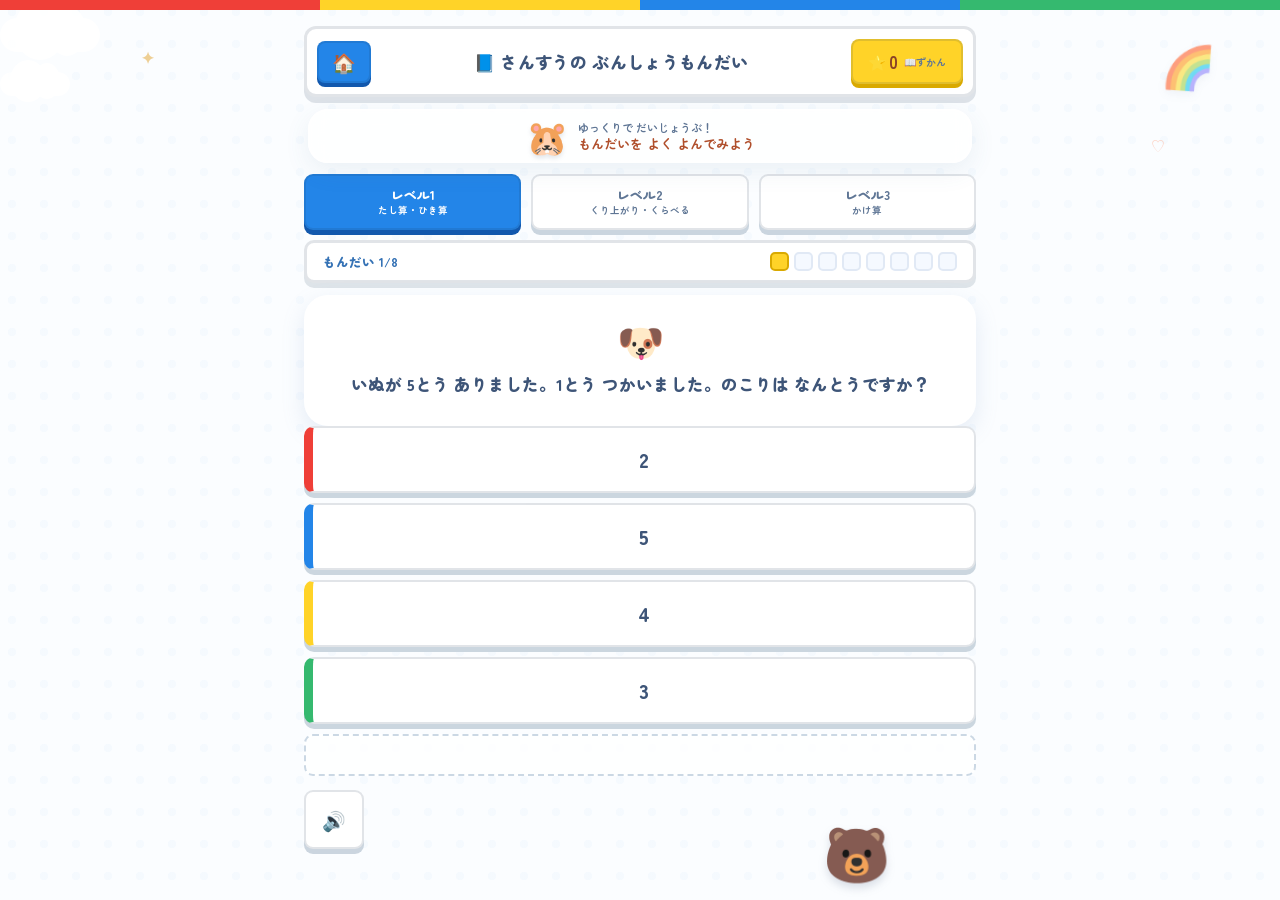
<file: sansuu-mondai.html>
<!DOCTYPE html>
<html lang="ja">
<head>
<meta charset="UTF-8">
<meta name="viewport" content="width=device-width, initial-scale=1.0, user-scalable=no">
<title>さんすうの ぶんしょうもんだい</title>
<link href="https://fonts.googleapis.com/css2?family=Zen+Maru+Gothic:wght@500;700;900&display=swap" rel="stylesheet">
<link rel="stylesheet" href="theme.css">
<style>
/* ---------- もんだいカード（このページ固有） ---------- */
.qcard{background:var(--card); border-radius:var(--radius-card); padding:26px 20px; text-align:center; box-shadow:var(--shadow-md);}
.qcard .qicon{font-size:38px; margin-bottom:10px; line-height:1;}
.qcard .qtext{font-size:16.5px; line-height:1.9; font-weight:900; color:var(--ink);}
</style>
<link rel="stylesheet" href="block-theme.css">
</head>
<body>
<div class="sky-layer" aria-hidden="true"><div class="cloud c1"></div><div class="cloud c2"></div><div class="deco-star s1">&#10022;</div><div class="deco-heart h1">&#9825;</div></div>
<div class="app">
  <div class="top">
    <a href="index.html" class="home" title="もくじへ">🏠</a>
    <h1>📘 さんすうの ぶんしょうもんだい</h1>
    <div class="stars" id="starsPill">⭐<b id="stars">0</b><span class="hint">📖ずかん</span></div>
  </div>

  <div class="mascot-guide" aria-label="おうえんキャラクター"><span class="mascot-face">🐹</span><span>ゆっくりで だいじょうぶ！<br><b>もんだいを よく よんでみよう</b></span></div>

  <div class="levels">
    <button class="lv on" data-lv="1">レベル1<small>たし算・ひき算</small></button>
    <button class="lv" data-lv="2">レベル2<small>くり上がり・くらべる</small></button>
    <button class="lv" data-lv="3">レベル3<small>かけ算</small></button>
  </div>

  <div class="progressrow">
    <div class="pcount" id="pcount">もんだい 1/8</div>
    <div class="dots" id="dots"></div>
  </div>

  <div class="qcard">
    <div class="qicon" id="qIcon">🍎</div>
    <div class="qtext" id="qText"></div>
  </div>

  <div class="choices" id="choices"></div>
  <div class="msg think" id="msg"></div>

  <div class="actions">
    <button class="act icon" id="soundBtn" title="おと">🔊</button>
    <div class="spacer"></div>
    <button class="act primary" id="nextBtn" style="display:none">つぎの もんだい ➡</button>
  </div>
</div>

<div class="reward" id="reward" style="display:none">
  <div class="rewardcard">
    <div class="big" id="rEmoji">🏆</div>
    <h2 id="rTitle">クリア!</h2>
    <div class="rstars" id="rStars"></div>
    <div class="rtotal" id="rTotal"></div>
    <div class="rmsg" id="rMsg"></div>
    <button id="againBtn">もういちど あそぶ ▶</button>
  </div>
</div>

<div class="zukan" id="zukan" style="display:none">
  <div class="zukancard">
    <h2>🏅 バッジずかん</h2>
    <div class="znext" id="znext"></div>
    <div class="zbar"><div id="zbarFill" style="width:0%"></div></div>
    <div class="zgrid" id="zgrid"></div>
    <button class="zclose" id="zClose">とじる</button>
  </div>
</div>

<div class="unlock" id="unlock" style="display:none">
  <div class="unlockcard">
    <div class="ue" id="uEmoji">🏅</div>
    <h3>バッジ ゲット!</h3>
    <div class="un" id="uName"></div>
    <button id="uClose">やったー!</button>
  </div>
</div>

<script>
(() => {
const QUESTIONS = 8;
const $=id=>document.getElementById(id);

/* ---------- sound ---------- */
let actx=null, muted=false;
function audio(){
  if(muted)return null;
  if(!actx){try{actx=new(window.AudioContext||window.webkitAudioContext)();}catch(e){return null;}}
  if(actx.state==='suspended')actx.resume();
  return actx;
}
function tone(freq,t0,len,type='sine',vol=0.18){
  const ac=audio();if(!ac)return;
  const o=ac.createOscillator(),g=ac.createGain();
  o.type=type;o.frequency.value=freq;
  const s=ac.currentTime+t0;
  g.gain.setValueAtTime(0.0001,s);g.gain.exponentialRampToValueAtTime(vol,s+0.015);
  g.gain.exponentialRampToValueAtTime(0.0001,s+len);
  o.connect(g);g.connect(ac.destination);o.start(s);o.stop(s+len+0.05);
}
const sRight  =()=>{tone(784,0,.15,'sine',.25);tone(1175,.14,.35,'sine',.25);};
const sOops   =()=>{tone(330,0,.2,'sine',.14);tone(294,.18,.3,'sine',.12);};
const sPick   =()=>tone(600,0,.08,'triangle',.12);
const sFanfare=()=>{[523,659,784,1047].forEach((f,i)=>tone(f,i*.14,.32,'sine',.22));tone(1319,.6,.5,'sine',.22);};

/* ---------- helpers ---------- */
const rnd=a=>a[Math.floor(Math.random()*a.length)];
const range=(a,b,s=1)=>{const o=[];for(let i=a;i<=b;i+=s)o.push(i);return o;};
const shuffle=a=>[...a].sort(()=>Math.random()-.5);
const phr=(a,b)=>Math.random()<0.5?a:b;

/* ---------- もちものデータ ---------- */
const ITEMS=[
  {e:'🍎',n:'りんご',c:'こ'},
  {e:'🍬',n:'あめ',c:'こ'},
  {e:'🐶',n:'いぬ',c:'とう'},
  {e:'🐱',n:'ねこ',c:'ひき'},
  {e:'🎈',n:'ふうせん',c:'こ'},
  {e:'✏️',n:'えんぴつ',c:'ほん'},
  {e:'🐟',n:'さかな',c:'びき'},
  {e:'🚗',n:'くるま',c:'だい'},
  {e:'🍪',n:'クッキー',c:'まい'},
  {e:'🌸',n:'はな',c:'ほん'},
];
function pickItem(exclude){
  let it;
  do{ it=rnd(ITEMS); }while(exclude&&it.n===exclude.n);
  return it;
}

/* ---------- 選択肢づくり ---------- */
function makeChoices(ans){
  const set=new Set([ans]);
  const tries=[ans-1,ans+1,ans-2,ans+2,ans-3,ans+3];
  for(const t of tries){ if(set.size>=4)break; if(t>0&&!set.has(t)) set.add(t); }
  let extra=ans+5;
  while(set.size<4){ if(extra>0&&!set.has(extra)) set.add(extra); extra=extra>ans?ans-4:extra+2; if(extra<=0)extra=ans+7; }
  return shuffle([...set]);
}

/* ---------- もんだい生成 ---------- */
function genAddNoCarry(){
  const a=rnd(range(1,8)), b=rnd(range(1,9-a));
  const it=pickItem(), ans=a+b;
  const text=phr(
    `${it.n}が ${a}${it.c} ありました。あとから ${b}${it.c} きました。ぜんぶで なん${it.c}に なりましたか？`,
    `${it.n}が ${a}${it.c}、べつに ${b}${it.c} あります。あわせると なん${it.c}ですか？`
  );
  return{icon:it.e,text,ans,opts:makeChoices(ans)};
}
function genSubNoCarry(){
  const a=rnd(range(2,9)), b=rnd(range(1,a-1));
  const it=pickItem(), ans=a-b;
  const text=phr(
    `${it.n}が ${a}${it.c} ありました。${b}${it.c} つかいました。のこりは なん${it.c}ですか？`,
    `${it.n}が ${a}${it.c} ありました。ともだちに ${b}${it.c} あげました。のこりは なん${it.c}ですか？`
  );
  return{icon:it.e,text,ans,opts:makeChoices(ans)};
}
function genAddCarry(){
  let a,b;
  do{a=rnd(range(3,9));b=rnd(range(3,9));}while(a+b<10||a+b>18);
  const it=pickItem(), ans=a+b;
  const text=phr(
    `${it.n}が ${a}${it.c} ありました。${b}${it.c} ふえました。ぜんぶで なん${it.c}に なりましたか？`,
    `1にちめに ${it.n}を ${a}${it.c}、2にちめに ${b}${it.c} あつめました。あわせて なん${it.c}ですか？`
  );
  return{icon:it.e,text,ans,opts:makeChoices(ans)};
}
function genSubBorrow(){
  const a=rnd(range(11,18)), b=rnd(range(2,9));
  const it=pickItem(), ans=a-b;
  const text=phr(
    `${it.n}が ${a}${it.c} ありました。${b}${it.c} つかいました。のこりは なん${it.c}ですか？`,
    `${it.n}が ${a}${it.c} ありました。${b}${it.c} なくなりました。のこりは なん${it.c}ですか？`
  );
  return{icon:it.e,text,ans,opts:makeChoices(ans)};
}
function genCompareWhich(){
  const itA=pickItem(), itB=pickItem(itA);
  let a=rnd(range(2,9)), b=rnd(range(2,9));
  while(a===b) b=rnd(range(2,9));
  const ans=a>b?itA.n:itB.n;
  const text=`こうえんに ${itA.n}が ${a}${itA.c}、${itB.n}が ${b}${itB.c} います。おおいのは どちらですか？`;
  return{icon:'🤔',text,ans,opts:shuffle([itA.n,itB.n])};
}
function genCompareDiff(){
  const itA=pickItem(), itB=pickItem(itA);
  const a=rnd(range(4,12)), b=rnd(range(1,a-1));
  const ans=a-b;
  const text=`${itA.n}が ${a}${itA.c}、${itB.n}が ${b}${itB.c} います。${itA.n}は ${itB.n}より なん${itA.c} おおいですか？`;
  return{icon:'🤔',text,ans,opts:makeChoices(ans)};
}
function genMultiply(){
  const groups=rnd(range(2,5)), per=rnd(range(2,5));
  const it=pickItem(), ans=groups*per;
  const text=phr(
    `1つの はこに ${it.n}が ${per}${it.c}ずつ 入って います。はこが ${groups}つ あります。ぜんぶで なん${it.c}ですか？`,
    `${it.n}を ${per}${it.c}ずつ ${groups}にんに くばります。ぜんぶで なん${it.c} ひつようですか？`
  );
  return{icon:it.e,text,ans,opts:makeChoices(ans)};
}
function makeProblem(level){
  if(level===1) return rnd([genAddNoCarry,genSubNoCarry])();
  if(level===2) return rnd([genAddCarry,genSubBorrow,genCompareWhich,genCompareDiff])();
  return genMultiply();
}

/* ---------- badges ---------- */
const BADGES=[
  {n:10, e:'📘',name:'もんだいの たまご'},
  {n:25, e:'✏️',name:'ぶんしょうだい キッズ'},
  {n:50, e:'🥉',name:'どうメダル'},
  {n:80, e:'🥈',name:'ぎんメダル'},
  {n:120,e:'🥇',name:'きんメダル'},
  {n:180,e:'💎',name:'ダイヤの ノート'},
  {n:250,e:'🚀',name:'ちしき ロケット'},
  {n:350,e:'🧠',name:'はかせ きゅう'},
  {n:450,e:'👑',name:'ぶんしょうだいの おうさま'},
  {n:600,e:'🏆',name:'ぶんしょうだい マスター'},
];
let stars=0;
const unlockedCount=s=>BADGES.filter(b=>s>=b.n).length;
async function saveStars(){try{localStorage.setItem('sansuu-mondai-stars',String(stars));}catch(e){}}
async function loadStars(){
  try{const v=localStorage.getItem('sansuu-mondai-stars');if(v)stars=parseInt(v)||0;}catch(e){}
  $('stars').textContent=stars;
}
function renderZukan(){
  const g=$('zgrid');g.replaceChildren();
  BADGES.forEach(b=>{
    const got=stars>=b.n,d=document.createElement('div');
    d.className='badge'+(got?'':' locked');
    d.innerHTML=`<div class="be">${got?b.e:'❔'}</div><div class="bn">${got?b.name:'? ? ?'}</div><div class="bt">⭐${b.n}</div>`;
    g.appendChild(d);
  });
  const next=BADGES.find(b=>stars<b.n);
  if(next){
    const prev=[...BADGES].reverse().find(b=>stars>=b.n);
    const base=prev?prev.n:0;
    $('znext').textContent=`つぎのバッジまで あと⭐${next.n-stars}こ!`;
    $('zbarFill').style.width=Math.min(100,(stars-base)/(next.n-base)*100)+'%';
  }else{$('znext').textContent='ぜんぶ あつめた!🎉';$('zbarFill').style.width='100%';}
}
function showUnlock(b){$('uEmoji').textContent=b.e;$('uName').textContent=b.name;$('unlock').style.display='flex';sFanfare();confetti(40);}
function gainStars(gain){
  const before=unlockedCount(stars);
  stars+=gain;sessionStars+=gain;$('stars').textContent=stars;saveStars();
  if(unlockedCount(stars)>before){const b=BADGES[unlockedCount(stars)-1];setTimeout(()=>showUnlock(b),900);}
}

/* ---------- state ---------- */
let level=1,prob=null,answered=false;
let qNum=0,sessionStars=0;

/* ---------- session ---------- */
function buildDots(){
  const box=$('dots');box.replaceChildren();
  for(let i=0;i<QUESTIONS;i++){const d=document.createElement('div');d.className='dot';box.appendChild(d);}
}
function startSession(){qNum=0;sessionStars=0;buildDots();$('reward').style.display='none';nextQuestion();}
function nextQuestion(){
  qNum++;
  $('pcount').textContent=`もんだい ${qNum}/${QUESTIONS}`;
  document.querySelectorAll('.dot').forEach((d,i)=>d.classList.toggle('now',i===qNum-1));
  showProblem();
}
function markDot(gain){
  const d=document.querySelectorAll('.dot')[qNum-1];if(!d)return;
  d.classList.remove('now');d.classList.add(gain>=2?'got2':'got1');d.textContent='⭐';
}
function showReward(){
  const max=QUESTIONS*2;
  let emoji,title,msg;
  if(sessionStars>=max){emoji='🏆';title='パーフェクト!';msg='もんだいを ぜんぶ よみとけたね!さすが!';}
  else if(sessionStars>=max*.7){emoji='🌟';title='すごい!クリア!';msg='ぶんしょうもんだいが どんどん とくいに なってるよ!';}
  else{emoji='💪';title='がんばった!';msg='なんどもやると もっと よめるように なるよ!';}
  $('rEmoji').textContent=emoji;$('rTitle').textContent=title;
  $('rStars').textContent=`⭐×${sessionStars} ゲット!`;$('rTotal').textContent=`ぜんぶで ⭐${stars}こ`;
  $('rMsg').textContent=msg;$('reward').style.display='flex';sFanfare();confetti(60);
}

/* ---------- render ---------- */
function showProblem(){
  prob=makeProblem(level);answered=false;
  $('qIcon').textContent=prob.icon;
  $('qText').textContent=prob.text;
  $('msg').textContent='';$('msg').className='msg think';
  $('nextBtn').style.display='none';
  const box=$('choices');box.replaceChildren();
  prob.opts.forEach(v=>{
    const b=document.createElement('button');
    b.className='choice';b.textContent=v;
    b.onclick=()=>pickAnswer(b,v);
    box.appendChild(b);
  });
}
function pickAnswer(btn,val){
  if(answered)return;
  answered=true;audio();sPick();
  btn.classList.add('picked');
  document.querySelectorAll('.choice').forEach(b=>b.disabled=true);
  const ok=val===prob.ans;
  document.querySelectorAll('.choice').forEach(b=>{
    if(b.textContent===String(prob.ans))b.classList.add('right');
    else if(b===btn)b.classList.add('wrong');
  });
  const gain=ok?2:1;
  if(ok){sRight();$('msg').textContent='せいかい! ⭐+2';$('msg').className='msg good';confetti(22);}
  else{sOops();$('msg').textContent=`こたえは「${prob.ans}」だったよ! ⭐+1`;$('msg').className='msg oops';}
  gainStars(gain);markDot(gain);
  $('nextBtn').textContent=qNum>=QUESTIONS?'🎉 けっかを みる!':'つぎの もんだい ➡';
  $('nextBtn').style.display='';
}

/* ---------- confetti ---------- */
function confetti(n){
  const colors=['#FFB49B','#8FC5F5','#FFDE8E','#9CE3C9','#CBB9F2'];
  for(let i=0;i<n;i++){
    const c=document.createElement('div');c.className='confetti';
    c.style.left=Math.random()*100+'vw';c.style.background=rnd(colors);
    c.style.animationDuration=(1.4+Math.random()*1.2)+'s';c.style.animationDelay=(Math.random()*.4)+'s';
    document.body.appendChild(c);setTimeout(()=>c.remove(),3400);
  }
}

/* ---------- wiring ---------- */
document.querySelectorAll('.lv').forEach(b=>b.onclick=()=>{
  document.querySelectorAll('.lv').forEach(x=>x.classList.remove('on'));
  b.classList.add('on');level=+b.dataset.lv;startSession();
});
$('nextBtn').onclick=()=>{if(qNum>=QUESTIONS)showReward();else nextQuestion();};
$('againBtn').onclick=startSession;
$('soundBtn').onclick=()=>{
  muted=!muted;$('soundBtn').textContent=muted?'🔇':'🔊';
  $('soundBtn').classList.toggle('on',muted);if(!muted){audio();sPick();}
};
$('starsPill').onclick=()=>{renderZukan();$('zukan').style.display='flex';};
$('zClose').onclick=()=>$('zukan').style.display='none';
$('zukan').onclick=e=>{if(e.target.id==='zukan')$('zukan').style.display='none';};
$('uClose').onclick=()=>$('unlock').style.display='none';

loadStars().finally(startSession);
})();
</script>
</body>
</html>
</file>
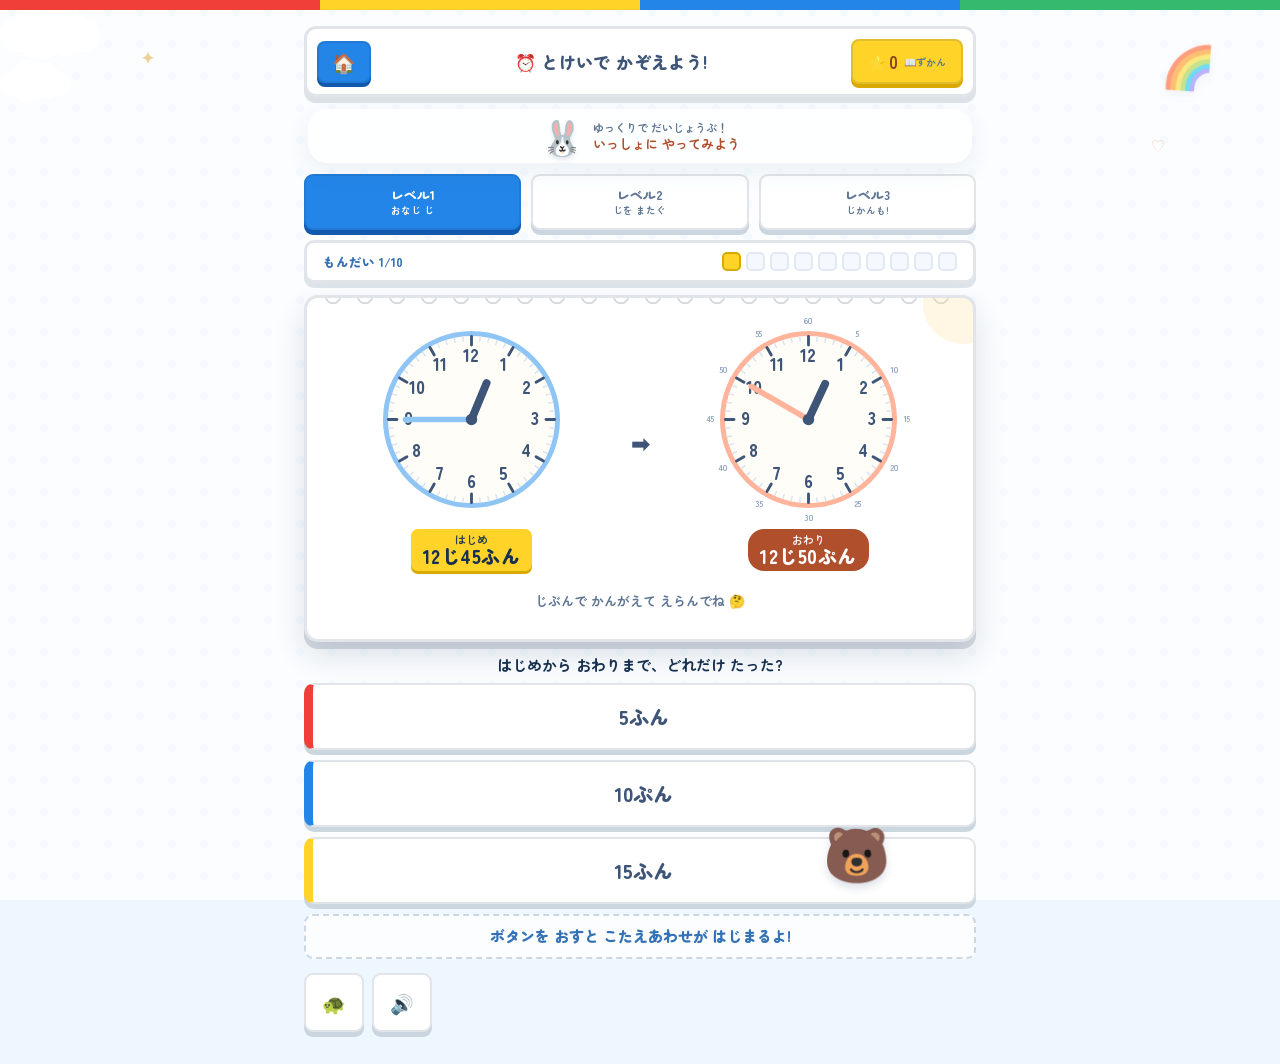
<file: tokei-kazoeyou.html>
<!DOCTYPE html>
<html lang="ja">
<head>
<meta charset="UTF-8">
<meta name="viewport" content="width=device-width, initial-scale=1.0, user-scalable=no">
<title>とけいで かぞえよう!</title>
<link href="https://fonts.googleapis.com/css2?family=Zen+Maru+Gothic:wght@500;700;900&display=swap" rel="stylesheet">
<link rel="stylesheet" href="theme.css">
<style>
/* ---------- 2つの とけい（このページ固有） ---------- */
.card{padding:14px 8px;}
.clockrow{display:flex; align-items:flex-start; justify-content:center; gap:2px;}
.clockcol{flex:1; min-width:0; display:flex; flex-direction:column; align-items:center;}
.clockcol svg{width:100%; max-width:215px; height:auto; display:block;}
.midarrow{align-self:center; font-size:22px; padding:0 1px; color:var(--ink); flex:0 0 auto;}
.clabel{border-radius:16px; padding:4px 12px; color:#fff; text-align:center; margin-top:2px; min-width:110px;}
.clabel .tag{font-size:11px; opacity:.92; line-height:1.1;}
.clabel .t{font-size:19px; font-weight:900; letter-spacing:.5px; line-height:1.2;}
.clabel.start{background:var(--blue-deep);}
.clabel.end{background:var(--coral-deep);}
/* ---------- number line ---------- */
.numline{display:none; margin-top:10px; padding-top:10px; border-top:2px dashed var(--card-soft);}
.numline svg{width:100%; height:auto; display:block;}
/* ---------- counter ---------- */
.counter{min-height:50px; display:flex; align-items:center; justify-content:center; gap:8px; margin-top:4px;}
.counter .num{font-size:32px; font-weight:900; color:var(--on-coral); transition:transform .15s;}
.counter .num.pop{transform:scale(1.35);}
.counter .lbl{font-size:13px; color:var(--ink-soft);}
.answerBig{font-size:26px; font-weight:900; color:var(--on-mint);}
.q{text-align:center; font-size:15px; margin:12px 0 8px;}
</style>
<link rel="stylesheet" href="block-theme.css">
</head>
<body>
<div class="sky-layer" aria-hidden="true"><div class="cloud c1"></div><div class="cloud c2"></div><div class="deco-star s1">&#10022;</div><div class="deco-heart h1">&#9825;</div></div>
<div class="app">
  <div class="top">
    <a href="index.html" class="home" title="もくじへ">🏠</a>
    <h1>⏰ とけいで かぞえよう!</h1>
    <div class="stars" id="starsPill">⭐<b id="stars">0</b><span class="hint">📖ずかん</span></div>
  </div>

  <div class="mascot-guide" aria-label="おうえんキャラクター"><span class="mascot-face">🐰</span><span>ゆっくりで だいじょうぶ！<br><b>いっしょに やってみよう</b></span></div>

  <div class="levels">
    <button class="lv on" data-lv="1">レベル1<small>おなじ じ</small></button>
    <button class="lv" data-lv="2">レベル2<small>じを またぐ</small></button>
    <button class="lv" data-lv="3">レベル3<small>じかんも!</small></button>
  </div>

  <div class="progressrow">
    <div class="pcount" id="pcount">もんだい 1/10</div>
    <div class="dots" id="dots"></div>
  </div>

  <div class="card">
    <div class="clockrow">
      <div class="clockcol">
        <div id="clockA"></div>
        <div class="clabel start"><div class="tag">はじめ</div><div class="t" id="tStart">--</div></div>
      </div>
      <div class="midarrow">➡</div>
      <div class="clockcol">
        <div id="clockB"></div>
        <div class="clabel end"><div class="tag">おわり</div><div class="t" id="tEnd">--</div></div>
      </div>
    </div>
    <div class="numline" id="numline"></div>
    <div class="counter" id="counter"></div>
  </div>

  <div class="q" id="qText">はじめから おわりまで、どれだけ たった?</div>
  <div class="choices" id="choices"></div>
  <div class="msg think" id="msg"></div>

  <div class="actions">
    <button class="act icon" id="slowBtn" title="ゆっくり">🐢</button>
    <button class="act icon" id="soundBtn" title="おと">🔊</button>
    <div class="spacer"></div>
    <button class="act primary" id="nextBtn" style="display:none">つぎの もんだい ➡</button>
  </div>
</div>

<div class="reward" id="reward" style="display:none">
  <div class="rewardcard">
    <div class="big" id="rEmoji">🏆</div>
    <h2 id="rTitle">クリア!</h2>
    <div class="rstars" id="rStars"></div>
    <div class="rtotal" id="rTotal"></div>
    <div class="rmsg" id="rMsg"></div>
    <button id="againBtn">もういちど あそぶ ▶</button>
  </div>
</div>

<div class="zukan" id="zukan" style="display:none">
  <div class="zukancard">
    <h2>🏅 バッジずかん</h2>
    <div class="znext" id="znext"></div>
    <div class="zbar"><div id="zbarFill" style="width:0%"></div></div>
    <div class="zgrid" id="zgrid"></div>
    <button class="zclose" id="zClose">とじる</button>
  </div>
</div>

<div class="unlock" id="unlock" style="display:none">
  <div class="unlockcard">
    <div class="ue" id="uEmoji">🏅</div>
    <h3>バッジ ゲット!</h3>
    <div class="un" id="uName"></div>
    <button id="uClose">やったー!</button>
  </div>
</div>

<script>
(() => {
const CX=150, CY=150, QUESTIONS=10;
const reduce = matchMedia('(prefers-reduced-motion: reduce)').matches;
let slow = false;
const dur = ms => reduce ? ms*0.15 : (slow ? ms*2 : ms);

/* ---------- sound (Web Audio, no files) ---------- */
let actx=null, muted=false;
function audio(){
  if(muted) return null;
  if(!actx){ try{ actx=new (window.AudioContext||window.webkitAudioContext)(); }catch(e){ return null; } }
  if(actx.state==='suspended') actx.resume();
  return actx;
}
function tone(freq, t0, len, type='sine', vol=0.18){
  const ac=audio(); if(!ac)return;
  const o=ac.createOscillator(), g=ac.createGain();
  o.type=type; o.frequency.value=freq;
  const start=ac.currentTime+t0;
  g.gain.setValueAtTime(0.0001,start);
  g.gain.exponentialRampToValueAtTime(vol,start+0.015);
  g.gain.exponentialRampToValueAtTime(0.0001,start+len);
  o.connect(g); g.connect(ac.destination);
  o.start(start); o.stop(start+len+0.05);
}
const sTick   = k => tone(520*Math.pow(2,Math.min(k,12)/14), 0, .16, 'triangle', .2);
const sHour   = () => { tone(660,0,.25,'sine',.22); tone(990,.12,.3,'sine',.18); };
const sRight  = () => { tone(784,0,.15,'sine',.25); tone(1175,.14,.35,'sine',.25); };
const sOops   = () => { tone(330,0,.2,'sine',.14); tone(294,.18,.3,'sine',.12); };
const sPick   = () => tone(600,0,.08,'triangle',.12);
const sSeg    = k => tone(440*Math.pow(2,k/10), 0, .2, 'triangle', .2);
const sFanfare= () => { [523,659,784,1047].forEach((f,i)=>tone(f,i*.14,.32,'sine',.22)); tone(1319,.6,.5,'sine',.22); };

/* ---------- helpers ---------- */
const rad = a => a*Math.PI/180;
const pt = (a,r) => [CX + r*Math.sin(rad(a)), CY - r*Math.cos(rad(a))];
const fun = m => (m%10===0) ? 'ぷん' : 'ふん';
const fmtTime = (h,m) => m===0 ? `${h}じ` : `${h}じ${m}${fun(m)}`;
function fmtDelta(d){
  const h=Math.floor(d/60), m=d%60;
  if(h&&m) return `${h}じかん${m}${fun(m)}`;
  if(h) return `${h}じかん`;
  return `${m}${fun(m)}`;
}
const rnd = a => a[Math.floor(Math.random()*a.length)];
const range=(a,b,s=1)=>{const o=[];for(let i=a;i<=b;i+=s)o.push(i);return o;};
const sleep = ms => new Promise(r=>setTimeout(r,ms));
function tween(ms,fn){return new Promise(res=>{
  const t0=performance.now();
  (function step(t){const p=Math.min(1,(t-t0)/ms); fn(p); p<1?requestAnimationFrame(step):res();})(t0);
});}

/* ---------- clock factory ---------- */
const NS='http://www.w3.org/2000/svg';
const el=(n,at)=>{const e=document.createElementNS(NS,n);for(const k in at)e.setAttribute(k,at[k]);return e;};

function makeClock(container, opts){
  const svg=el('svg',{viewBox:'0 0 300 300'});
  svg.appendChild(el('circle',{cx:CX,cy:CY,r:120,fill:'#FFFDF7',stroke:opts.frame,'stroke-width':7}));
  let arc=null;
  if(opts.withArc){ arc=el('path',{fill:'rgba(255,180,155,.35)',d:''}); svg.appendChild(arc); }
  for(let i=0;i<60;i++){
    const a=i*6, big=i%5===0;
    const [x1,y1]=pt(a, big?104:110), [x2,y2]=pt(a,116);
    svg.appendChild(el('line',{x1,y1,x2,y2,stroke: big?'#3E5578':'#D7E3F2','stroke-width':big?4:2,'stroke-linecap':'round'}));
  }
  for(let n=1;n<=12;n++){
    const [x,y]=pt(n*30, 88);
    const t=el('text',{x,y:y+8,'text-anchor':'middle','font-size':24,'font-weight':900,fill:'#3E5578','font-family':'inherit'});
    t.textContent=n; svg.appendChild(t);
  }
  if(opts.withOuterNums){
    for(let n=1;n<=12;n++){
      const [x,y]=pt(n*30, 137);
      const t=el('text',{x,y:y+4,'text-anchor':'middle','font-size':12,'font-weight':700,fill:'#93A6C2','font-family':'inherit'});
      t.textContent=n*5; svg.appendChild(t);
    }
  }
  const hHour=el('line',{x1:CX,y1:CY,x2:CX,y2:CY-55,stroke:'#3E5578','stroke-width':11,'stroke-linecap':'round'});
  const hMin =el('line',{x1:CX,y1:CY,x2:CX,y2:CY-92,stroke:opts.minuteHand,'stroke-width':8,'stroke-linecap':'round'});
  svg.appendChild(hHour); svg.appendChild(hMin);
  svg.appendChild(el('circle',{cx:CX,cy:CY,r:8,fill:'#3E5578'}));
  let bubbles=null;
  if(opts.withBubbles){ bubbles=el('g',{}); svg.appendChild(bubbles); }
  container.appendChild(svg);
  return {
    set(hourAngle,minAngle){
      hHour.setAttribute('transform',`rotate(${hourAngle} ${CX} ${CY})`);
      hMin.setAttribute('transform',`rotate(${minAngle} ${CX} ${CY})`);
    },
    arc(a0,sweep){
      if(!arc)return;
      if(sweep<=0){arc.setAttribute('d','');return;}
      if(sweep>=360){arc.setAttribute('d',`M${CX-104},${CY} a104,104 0 1,0 208,0 a104,104 0 1,0 -208,0`);return;}
      const [x1,y1]=pt(a0,104), [x2,y2]=pt(a0+sweep,104);
      arc.setAttribute('d',`M${CX},${CY} L${x1},${y1} A104,104 0 ${sweep>180?1:0},1 ${x2},${y2} Z`);
    },
    bubble(minute,label){
      if(!bubbles)return;
      const [x,y]=pt(minute*6, 137);
      const g=el('g',{opacity:0});
      g.appendChild(el('circle',{cx:x,cy:y,r:15,fill:'#FFB49B'}));
      const t=el('text',{x,y:y+4.5,'text-anchor':'middle','font-size':12,'font-weight':900,fill:'#fff','font-family':'inherit'});
      t.textContent=label; g.appendChild(t);
      bubbles.appendChild(g);
      tween(dur(180),p=>{g.setAttribute('opacity',p);g.setAttribute('transform',`translate(0 ${-4*(1-p)})`);});
    },
    clearBubbles(){ if(bubbles)bubbles.replaceChildren(); }
  };
}

const clockA = makeClock(document.getElementById('clockA'),
  {frame:'#8FC5F5', minuteHand:'#8FC5F5', withArc:false, withBubbles:false, withOuterNums:false});
const clockB = makeClock(document.getElementById('clockB'),
  {frame:'#FFB49B', minuteHand:'#FFB49B', withArc:true, withBubbles:true, withOuterNums:true});

/* ---------- state ---------- */
let level=1, stars=0, prob=null, busy=false, answered=false;
let qNum=0, sessionStars=0;
const $=id=>document.getElementById(id);

/* ---------- badges & save ---------- */
const BADGES=[
  {n:10,  e:'🐣', name:'とけいの ひよこ'},
  {n:25,  e:'⏱️', name:'5ふん めいじん'},
  {n:50,  e:'🥉', name:'どうメダル'},
  {n:80,  e:'🥈', name:'ぎんメダル'},
  {n:120, e:'🥇', name:'きんメダル'},
  {n:170, e:'💎', name:'ダイヤの とけい'},
  {n:230, e:'🚀', name:'じかんの たびびと'},
  {n:300, e:'👑', name:'とけいの おうさま'},
  {n:400, e:'🌈', name:'にじいろ とけい'},
  {n:500, e:'🏆', name:'じかんマスター'},
];
const unlockedCount = s => BADGES.filter(b=>s>=b.n).length;
async function saveStars(){
  try{ localStorage.setItem('tokei-stars', String(stars)); }catch(e){}
}
async function loadStars(){
  try{
    const v=localStorage.getItem('tokei-stars');
    if(v) stars=parseInt(v)||0;
  }catch(e){}
  $('stars').textContent=stars;
}
function renderZukan(){
  const grid=$('zgrid'); grid.replaceChildren();
  BADGES.forEach(b=>{
    const got=stars>=b.n;
    const d=document.createElement('div');
    d.className='badge'+(got?'':' locked');
    d.innerHTML=`<div class="be">${got?b.e:'❔'}</div><div class="bn">${got?b.name:'? ? ?'}</div><div class="bt">⭐${b.n}</div>`;
    grid.appendChild(d);
  });
  const next=BADGES.find(b=>stars<b.n);
  if(next){
    const prev=[...BADGES].reverse().find(b=>stars>=b.n);
    const base=prev?prev.n:0;
    $('znext').textContent=`つぎのバッジまで あと⭐${next.n-stars}こ!`;
    $('zbarFill').style.width=Math.min(100,(stars-base)/(next.n-base)*100)+'%';
  }else{
    $('znext').textContent='ぜんぶ あつめた!ほんものの じかんマスターだ!🎉';
    $('zbarFill').style.width='100%';
  }
}
function openZukan(){ renderZukan(); $('zukan').style.display='flex'; }
function showUnlock(b){
  $('uEmoji').textContent=b.e;
  $('uName').textContent=b.name;
  $('unlock').style.display='flex';
  sFanfare();
  confetti(40);
}
function gainStars(gain){
  const before=unlockedCount(stars);
  stars+=gain; sessionStars+=gain;
  $('stars').textContent=stars;
  saveStars();
  if(unlockedCount(stars)>before){
    const b=BADGES[unlockedCount(stars)-1];
    setTimeout(()=>showUnlock(b), 900);
  }
}

/* ---------- session ---------- */
function buildDots(){
  const box=$('dots'); box.replaceChildren();
  for(let i=0;i<QUESTIONS;i++){
    const d=document.createElement('div'); d.className='dot'; box.appendChild(d);
  }
}
function startSession(){
  qNum=0; sessionStars=0;
  buildDots();
  $('reward').style.display='none';
  nextQuestion();
}
function nextQuestion(){
  qNum++;
  $('pcount').textContent=`もんだい ${qNum}/${QUESTIONS}`;
  document.querySelectorAll('.dot').forEach((d,i)=>d.classList.toggle('now', i===qNum-1));
  showProblem();
}
function markDot(gain){
  const d=document.querySelectorAll('.dot')[qNum-1];
  if(!d)return;
  d.classList.remove('now');
  d.classList.add(gain>=2?'got2':'got1');
  d.textContent='⭐';
}
function showReward(){
  const max=QUESTIONS*2;
  let emoji,title,msg;
  if(sessionStars>=max){ emoji='🏆'; title='パーフェクト!'; msg='ぜんぶ じぶんの ちからで できたね!すごい!'; }
  else if(sessionStars>=max*0.7){ emoji='🌟'; title='すごい!クリア!'; msg='たくさん せいかい できたね!'; }
  else { emoji='💪'; title='さいごまで がんばった!'; msg='かぞえかたが どんどん じょうずに なってるよ!'; }
  $('rEmoji').textContent=emoji;
  $('rTitle').textContent=title;
  $('rStars').textContent=`⭐×${sessionStars} ゲット!`;
  $('rTotal').textContent=`ぜんぶで ⭐${stars}こ`;
  $('rMsg').textContent=msg;
  $('reward').style.display='flex';
  sFanfare();
  confetti(60);
}

/* ---------- problem generation ---------- */
function makeProblem(){
  let h=rnd(range(1,12)), m0, delta;
  if(level===1){
    m0=rnd(range(0,45,5));
    delta=rnd(range(5,55-m0,5));
  }else if(level===2){
    m0=rnd(range(30,55,5));
    delta=rnd(range(65-m0, Math.min(55, 115-m0), 5));
  }else{
    m0=rnd(range(0,55,5));
    const k=rnd([1,1,2]);
    const r=rnd([0,0,5,10,15,20,25,30,35,40,45,50]);
    delta=k*60+r;
  }
  const end=m0+delta;
  const h2=((h-1+Math.floor(end/60))%12)+1, m2=end%60;
  return {h,m0,h2,m2,delta};
}
function makeChoices(d){
  const set=new Set([d]);
  const tries=[d-5,d+5,d-10,d+10,d+15,d-15];
  for(const t of tries){ if(set.size>=3)break; if(t>0 && t%5===0) set.add(t); }
  return [...set].sort(()=>Math.random()-.5);
}

/* ---------- rendering ---------- */
function showProblem(){
  prob=makeProblem(); answered=false;
  clockB.clearBubbles(); clockB.arc(0,0);
  $('numline').style.display='none';
  $('numline').replaceChildren();
  const hA =(prob.h %12)*30+prob.m0*0.5, mA =prob.m0*6;
  const hA2=(prob.h2%12)*30+prob.m2*0.5, mA2=prob.m2*6;
  clockA.set(hA,mA);
  clockB.set(hA2,mA2);
  $('tStart').textContent=fmtTime(prob.h,prob.m0);
  $('tEnd').textContent=fmtTime(prob.h2,prob.m2);
  $('counter').innerHTML='<span class="lbl">じぶんで かんがえて えらんでね 🤔</span>';
  $('msg').textContent='ボタンを おすと こたえあわせが はじまるよ!';
  $('msg').className='msg think';
  $('nextBtn').style.display='none';
  const box=$('choices'); box.replaceChildren();
  makeChoices(prob.delta).forEach(v=>{
    const b=document.createElement('button');
    b.className='choice'; b.textContent=fmtDelta(v);
    b.dataset.val=v;
    b.onclick=()=>pick(b,v);
    box.appendChild(b);
  });
}

function setCounter(html){$('counter').innerHTML=html;}
function popCounter(txt,lbl){
  setCounter(`<span class="num pop">${txt}</span><span class="lbl">${lbl||''}</span>`);
  setTimeout(()=>{const n=$('counter').querySelector('.num'); if(n)n.classList.remove('pop');},dur(160));
}

/* ---------- number line (時間の数直線) ---------- */
function numlinePlan(){
  const {h,m0,delta}=prob;
  const hours=Math.floor(delta/60), rem=delta%60;
  const nodes=[{off:0}], segs=[];
  let off=0;
  for(let i=1;i<=hours;i++){
    off+=60; segs.push({min:60,label:'1じかん'}); nodes.push({off});
  }
  if(rem>0){
    const curM=(m0+off)%60;
    if(curM>0 && curM+rem>60){
      const b=60-curM;
      off+=b; segs.push({min:b,label:b+fun(b)}); nodes.push({off});
      const r2=rem-b;
      off+=r2; segs.push({min:r2,label:r2+fun(r2)}); nodes.push({off});
    }else{
      off+=rem; segs.push({min:rem,label:rem+fun(rem)}); nodes.push({off});
    }
  }
  nodes.forEach(n=>{
    const tot=m0+n.off;
    n.h=((h-1+Math.floor(tot/60))%12)+1;
    n.m=tot%60;
  });
  return {nodes,segs};
}

async function playNumline(){
  const {nodes,segs}=numlinePlan();
  const W=340, PAD=30, BASE=74;
  const H = segs.length>1 ? 140 : 118;
  const avail=W-2*PAD, minw=58;
  const extra=Math.max(0, avail - minw*segs.length);
  const total=prob.delta;
  const widths=segs.map(s=> segs.length? (minw + (s.min/total)*extra) : avail);
  const scale=avail/widths.reduce((a,b)=>a+b,0);
  let x=PAD;
  const xs=[x];
  widths.forEach(w=>{ x+=w*scale; xs.push(x); });

  const svg=el('svg',{viewBox:`0 0 ${W} ${H}`});
  const defs=el('defs',{});
  const mk=el('marker',{id:'arw',viewBox:'0 0 10 10',refX:8,refY:5,markerWidth:6,markerHeight:6,orient:'auto'});
  mk.appendChild(el('path',{d:'M0,0 L10,5 L0,10 z',fill:'#EF8A6C'}));
  defs.appendChild(mk); svg.appendChild(defs);

  // base line
  svg.appendChild(el('line',{x1:PAD-8,y1:BASE,x2:W-PAD+8,y2:BASE,stroke:'#D7E3F2','stroke-width':4,'stroke-linecap':'round'}));

  // nodes (hidden except first)
  const nodeEls=nodes.map((n,i)=>{
    const g=el('g',{opacity: i===0?1:0});
    const isHour = n.m===0;
    const isEnd = i===nodes.length-1;
    const fill = i===0 ? '#8FC5F5' : isEnd ? '#FFB49B' : isHour ? '#fff' : '#fff';
    const strk = i===0 ? '#5B98D8' : isEnd ? '#EF8A6C' : '#8FC5F5';
    g.appendChild(el('circle',{cx:xs[i],cy:BASE,r:7,fill,stroke:strk,'stroke-width':3}));
    const t=el('text',{x:xs[i],y:BASE+22,'text-anchor':'middle','font-size':13,'font-weight':900,fill:'#3E5578','font-family':'inherit'});
    const l1=el('tspan',{x:xs[i]}); l1.textContent=`${n.h}じ`;
    t.appendChild(l1);
    if(n.m>0){
      const l2=el('tspan',{x:xs[i],dy:14}); l2.textContent=`${n.m}${fun(n.m)}`;
      t.appendChild(l2);
    }
    g.appendChild(t);
    svg.appendChild(g);
    return g;
  });

  // segment arcs + labels (hidden)
  const segEls=segs.map((s,i)=>{
    const x0=xs[i], x1=xs[i+1], mid=(x0+x1)/2;
    const arch = el('path',{d:`M${x0},${BASE-10} Q${mid},${BASE-52} ${x1},${BASE-10}`,
      fill:'none',stroke:'#EF8A6C','stroke-width':3.5,'marker-end':'url(#arw)'});
    const lab=el('text',{x:mid,y:BASE-44,'text-anchor':'middle','font-size':15,'font-weight':900,fill:'#EF8A6C','font-family':'inherit',opacity:0});
    lab.textContent=s.label;
    svg.appendChild(arch); svg.appendChild(lab);
    const len=arch.getTotalLength ? null : null;
    return {arch,lab};
  });

  // equation (shown at end if 2+ segments)
  let eqEl=null;
  if(segs.length>1){
    eqEl=el('text',{x:W/2,y:H-6,'text-anchor':'middle','font-size':15,'font-weight':900,fill:'#EF8A6C','font-family':'inherit',opacity:0});
    eqEl.textContent = segs.every(s=>s.min<60)
      ? segs.map(s=>s.min).join(' + ') + ' = ' + prob.delta + fun(prob.delta)
      : segs.map(s=>s.label).join(' + ') + ' = ' + fmtDelta(prob.delta);
    svg.appendChild(eqEl);
  }

  const wrap=$('numline');
  wrap.replaceChildren(svg);
  wrap.style.display='block';

  // prepare arcs for draw animation
  segEls.forEach(({arch})=>{
    const L=arch.getTotalLength();
    arch.style.strokeDasharray=L;
    arch.style.strokeDashoffset=L;
  });

  await sleep(dur(350));
  for(let i=0;i<segEls.length;i++){
    const {arch,lab}=segEls[i];
    const L=arch.getTotalLength();
    sSeg(i);
    await tween(dur(480),p=>{ arch.style.strokeDashoffset=L*(1-p); });
    lab.setAttribute('opacity',1);
    nodeEls[i+1].setAttribute('opacity',1);
    popCounter(segs[i].label, i<segEls.length-1 ? 'つぎは?' : '');
    await sleep(dur(420));
  }
  if(eqEl){
    await tween(dur(300),p=>eqEl.setAttribute('opacity',p));
    await sleep(dur(300));
  }
}

/* ---------- 答え合わせ: clock counting → number line → reveal ---------- */
async function checkAnswer(chosenVal){
  busy=true;
  clockB.clearBubbles(); clockB.arc(0,0);

  const {h,m0,delta}=prob;
  const hours=Math.floor(delta/60), rem=delta%60;
  let hA=(h%12)*30+m0*0.5, mA=m0*6;
  clockB.set(hA,mA);
  $('msg').textContent='こたえあわせ! まず とけいで かぞえよう👇';
  $('msg').className='msg think';
  popCounter('スタート!','ひだりと おなじだよ');
  await sleep(dur(750));

  for(let i=1;i<=hours;i++){
    const hA0=hA, mA0=mA;
    await tween(dur(1100),p=>{
      const e=p<.5?2*p*p:1-Math.pow(-2*p+2,2)/2;
      clockB.set(hA0+30*e, mA0+360*e);
      clockB.arc(mA0%360, 360*e);
    });
    hA+=30; mA+=360;
    sHour();
    popCounter(`${i}じかん`,'たった!');
    clockB.arc(0,360);
    await sleep(dur(650));
    if(i<hours||rem>0){ clockB.arc(mA%360,0); }
  }

  const startA=mA%360;
  for(let k=1;k<=rem/5;k++){
    const a0=mA, hA0=hA;
    await tween(dur(420),p=>{
      const e=1-Math.pow(1-p,3);
      clockB.set(hA0+2.5*e, a0+30*e);
      clockB.arc(startA, 30*(k-1)+30*e);
    });
    mA+=30; hA+=2.5;
    sTick(k);
    clockB.bubble((m0+k*5)%60, k*5);
    popCounter(hours? `${hours}じかん${k*5}${fun(k*5)}` : `${k*5}${fun(k*5)}`,'');
    await sleep(dur(380));
  }

  // ---- number line phase ----
  await sleep(dur(350));
  $('msg').textContent='すうちょくせんでも みてみよう!📏';
  await playNumline();

  setCounter(`<span class="answerBig">こたえ: ${fmtDelta(delta)}</span>`);

  // ---- reveal ----
  const buttons=[...document.querySelectorAll('.choice')];
  const correctBtn=buttons.find(b=>+b.dataset.val===delta);
  const pickedBtn =buttons.find(b=>+b.dataset.val===chosenVal);
  correctBtn.classList.add('right');

  let gain;
  if(chosenVal===delta){
    gain=2;
    sRight();
    $('msg').textContent='せいかい! じぶんで かんがえられたね! ⭐+2';
    $('msg').className='msg good';
    confetti(28);
  }else{
    gain=1;
    pickedBtn.classList.add('wrong');
    sOops();
    $('msg').textContent=`こたえは「${fmtDelta(delta)}」だったね。さいごまで かぞえられたから ⭐+1!`;
    $('msg').className='msg oops';
  }
  gainStars(gain);
  markDot(gain);

  $('nextBtn').textContent = qNum>=QUESTIONS ? '🎉 けっかを みる!' : 'つぎの もんだい ➡';
  $('nextBtn').style.display='';
  busy=false;
}

/* ---------- answering ---------- */
function pick(btn,val){
  if(busy||answered)return;
  answered=true;
  audio();
  sPick();
  btn.classList.add('picked');
  document.querySelectorAll('.choice').forEach(b=>b.disabled=true);
  checkAnswer(val);
}

/* ---------- confetti ---------- */
function confetti(n){
  const colors=['#FFB49B','#8FC5F5','#FFDE8E','#9CE3C9','#CBB9F2'];
  for(let i=0;i<n;i++){
    const c=document.createElement('div');
    c.className='confetti';
    c.style.left=Math.random()*100+'vw';
    c.style.background=rnd(colors);
    c.style.animationDuration=(1.4+Math.random()*1.2)+'s';
    c.style.animationDelay=(Math.random()*.4)+'s';
    document.body.appendChild(c);
    setTimeout(()=>c.remove(),3400);
  }
}

/* ---------- wiring ---------- */
document.querySelectorAll('.lv').forEach(b=>b.onclick=()=>{
  if(busy)return;
  document.querySelectorAll('.lv').forEach(x=>x.classList.remove('on'));
  b.classList.add('on'); level=+b.dataset.lv;
  startSession();
});
$('nextBtn').onclick=()=>{
  if(busy)return;
  if(qNum>=QUESTIONS){ showReward(); }
  else{ nextQuestion(); }
};
$('againBtn').onclick=startSession;
$('slowBtn').onclick=()=>{ slow=!slow; $('slowBtn').classList.toggle('on',slow); };
$('soundBtn').onclick=()=>{
  muted=!muted;
  $('soundBtn').textContent = muted ? '🔇' : '🔊';
  $('soundBtn').classList.toggle('on', muted);
  if(!muted){ audio(); sPick(); }
};

$('starsPill').onclick=openZukan;
$('zClose').onclick=()=>{ $('zukan').style.display='none'; };
$('zukan').onclick=e=>{ if(e.target.id==='zukan') $('zukan').style.display='none'; };
$('uClose').onclick=()=>{ $('unlock').style.display='none'; };

loadStars().finally(startSession);
})();
</script>
</body>
</html>
</file>
<file: block-theme.css>
/* =====================================================
   COLOR BLOCK ACADEMY — colorful building-block inspired theme
   ===================================================== */
:root{
  --block-red:#ef3f38;--block-red-dark:#b91f25;
  --block-blue:#2385e8;--block-blue-dark:#1258ad;
  --block-yellow:#ffd328;--block-yellow-dark:#d9a900;
  --block-green:#35b96f;--block-green-dark:#18834a;
  --block-orange:#ff8c32;--block-purple:#8a61db;
  --block-ink:#17304f;--block-paper:#fff;
  --block-shadow:0 7px 0 rgba(23,48,79,.16),0 14px 30px rgba(23,48,79,.13);
}
html{scroll-behavior:smooth}
body{
  color:var(--block-ink)!important;
  background-color:#eef7ff!important;
  background-image:
    linear-gradient(rgba(255,255,255,.76),rgba(255,255,255,.76)),
    radial-gradient(circle at 12px 12px,rgba(35,133,232,.12) 0 4px,transparent 4.5px)!important;
  background-size:auto,32px 32px!important;
}
body::before{content:"";position:fixed;inset:0 0 auto 0;height:10px;z-index:999;background:linear-gradient(90deg,var(--block-red) 0 25%,var(--block-yellow) 25% 50%,var(--block-blue) 50% 75%,var(--block-green) 75%);pointer-events:none}
body::after{display:none!important}
button,a{ -webkit-tap-highlight-color:transparent }

/* Block stud language */
.site-header,.top,.card,.course-card,.stat,.hero-visual,.learning-guide,.progressrow,.grid-wrap,.parent-panel,.imitation-game,.parent-notes,.rewardcard,.unlockcard,.zukancard{
  border:3px solid rgba(23,48,79,.13)!important;
}
.site-header{top:10px!important;background:rgba(255,255,255,.94)!important;box-shadow:0 5px 0 rgba(23,48,79,.1)!important}
.brand-mark,.course-emoji,.stat-icon,.hero-card,.guide-step,.home,.stars,.lv,.tab,.choice,.ansbtn,.act,.filter-btn,.primary-cta,.secondary-cta,.header-action{
  border:2px solid rgba(23,48,79,.13)!important;
}

/* Home page */
.brand-mark{border-radius:8px!important;background:var(--block-red)!important;color:#fff!important;box-shadow:inset 0 4px 0 rgba(255,255,255,.3),0 5px 0 var(--block-red-dark)!important}
.brand-name{color:var(--block-ink)!important;letter-spacing:.02em!important}.brand-copy{color:#647993!important}
.desktop-nav a{border-radius:8px!important}.desktop-nav a.active,.desktop-nav a:hover{background:var(--block-yellow)!important;color:var(--block-ink)!important;box-shadow:0 4px 0 var(--block-yellow-dark)!important}
.header-action{border-radius:8px!important;box-shadow:0 4px 0 #cbd8e5!important}.header-action strong{color:var(--block-red)!important}
.eyebrow{border-radius:8px!important;background:var(--block-yellow)!important;color:var(--block-ink)!important;border-color:var(--block-yellow-dark)!important;box-shadow:0 5px 0 var(--block-yellow-dark)!important}
.hero h1 span{background:linear-gradient(90deg,var(--block-red),var(--block-orange),var(--block-blue));-webkit-background-clip:text;color:transparent!important}
.primary-cta{border-radius:10px!important;background:var(--block-red)!important;box-shadow:0 6px 0 var(--block-red-dark),0 12px 24px rgba(239,63,56,.22)!important}
.secondary-cta{border-radius:10px!important;background:var(--block-blue)!important;color:#fff!important;box-shadow:0 6px 0 var(--block-blue-dark)!important}
.primary-cta:active,.secondary-cta:active{transform:translateY(4px);box-shadow:0 2px 0 rgba(23,48,79,.4)!important}
.hero-visual{border-radius:18px!important;background:#fff!important;box-shadow:var(--block-shadow)!important}
.hero-visual::before{inset:18px!important;border-radius:10px!important;background:
 radial-gradient(circle at 13px 13px,rgba(255,255,255,.48) 0 6px,transparent 6.5px),
 linear-gradient(135deg,var(--block-blue),#5ab4ff)!important;background-size:30px 30px,auto!important}
.hero-mascots{background:#fff;border:3px solid rgba(23,48,79,.16);border-radius:14px;padding:16px 20px;box-shadow:0 7px 0 rgba(23,48,79,.18)}
.hero-card{border-radius:10px!important;box-shadow:0 6px 0 rgba(23,48,79,.16)!important}
.mini-progress{height:12px!important;border:2px solid rgba(23,48,79,.13)!important;background:#e7edf4!important}.mini-progress i{background:var(--block-green)!important}
.stats{gap:18px!important}.stat{border-radius:12px!important;background:#fff!important;box-shadow:0 6px 0 rgba(23,48,79,.13)!important}.stat:nth-child(1){border-top:9px solid var(--block-yellow)!important}.stat:nth-child(2){border-top:9px solid var(--block-green)!important}.stat:nth-child(3){border-top:9px solid var(--block-purple)!important}.stat-icon{border-radius:8px!important}
.filter-btn{border-radius:8px!important;box-shadow:0 4px 0 #c8d4df!important}.filter-btn.active{background:var(--block-blue)!important;color:#fff!important;box-shadow:0 4px 0 var(--block-blue-dark)!important}
.course-grid{gap:22px!important}.course-card{border-radius:14px!important;box-shadow:var(--block-shadow)!important;padding-top:29px!important;overflow:visible!important;transition:transform .18s ease,box-shadow .18s ease!important}
.course-card::before{content:"";position:absolute;top:-10px;left:18px;right:18px;height:16px;background:radial-gradient(circle at 8px 8px,#fff 0 6px,rgba(23,48,79,.16) 6.5px 8px,transparent 8.5px);background-size:32px 16px;opacity:.9}
.course-card:nth-child(4n+1){border-top:10px solid var(--block-red)!important}.course-card:nth-child(4n+2){border-top:10px solid var(--block-blue)!important}.course-card:nth-child(4n+3){border-top:10px solid var(--block-yellow)!important}.course-card:nth-child(4n){border-top:10px solid var(--block-green)!important}
.course-card:hover{transform:translateY(-7px) rotate(-.3deg)!important;box-shadow:0 10px 0 rgba(23,48,79,.15),0 20px 40px rgba(23,48,79,.16)!important}.course-emoji{border-radius:10px!important;background:var(--block-yellow)!important;box-shadow:inset 0 4px 0 rgba(255,255,255,.4),0 5px 0 var(--block-yellow-dark)!important}.course-card:nth-child(4n+2) .course-emoji{background:var(--block-blue)!important;box-shadow:inset 0 4px 0 rgba(255,255,255,.35),0 5px 0 var(--block-blue-dark)!important}.course-card:nth-child(4n+3) .course-emoji{background:var(--block-green)!important;box-shadow:inset 0 4px 0 rgba(255,255,255,.35),0 5px 0 var(--block-green-dark)!important}.course-card:nth-child(4n) .course-emoji{background:var(--block-red)!important;box-shadow:inset 0 4px 0 rgba(255,255,255,.35),0 5px 0 var(--block-red-dark)!important}.subject-tag{border-radius:7px!important;background:#edf3f9!important;border:2px solid #d4e0eb!important}.start{border-radius:7px!important;background:var(--block-yellow)!important;color:var(--block-ink)!important;box-shadow:0 3px 0 var(--block-yellow-dark)!important}
.learning-guide{border-radius:16px!important;background:linear-gradient(135deg,var(--block-blue),var(--block-blue-dark))!important;box-shadow:0 8px 0 #0d477f!important}.guide-step{border-radius:9px!important;background:#fff!important;color:var(--block-ink)!important;box-shadow:0 5px 0 rgba(0,0,0,.22)!important}.guide-step:nth-child(2){background:var(--block-yellow)!important}.guide-step:nth-child(3){background:#90e6ad!important}

/* Exercise pages */
.app{max-width:700px!important;padding-top:26px!important}.top{background:#fff!important;border-radius:12px!important;padding:10px!important;box-shadow:0 6px 0 rgba(23,48,79,.13)!important}.home,.stars{border-radius:8px!important}.home{background:var(--block-blue)!important;color:#fff!important;box-shadow:0 4px 0 var(--block-blue-dark)!important}.stars{background:var(--block-yellow)!important;box-shadow:0 4px 0 var(--block-yellow-dark)!important}.levels,.tabs{gap:10px!important}.lv,.tab{border-radius:9px!important;background:#fff!important;box-shadow:0 5px 0 #cad5df!important}.lv.on,.tab.on{background:var(--block-blue)!important;box-shadow:0 5px 0 var(--block-blue-dark)!important}.progressrow{border-radius:10px!important;background:#fff!important;box-shadow:0 5px 0 rgba(23,48,79,.12)!important}.dot{border-radius:5px!important}.dot.now{background:var(--block-yellow)!important;border-color:var(--block-yellow-dark)!important}.card,.grid-wrap{border-radius:14px!important;box-shadow:var(--block-shadow)!important;background:#fff!important;position:relative}.card::before,.grid-wrap::before{content:"";position:absolute;top:-10px;left:18px;right:18px;height:16px;background:radial-gradient(circle at 8px 8px,#fff 0 6px,rgba(23,48,79,.17) 6.5px 8px,transparent 8.5px);background-size:32px 16px}
.choice,.ansbtn{border-radius:10px!important;box-shadow:0 5px 0 #cbd6df!important}.choice:nth-child(4n+1),.ansbtn:nth-child(4n+1){border-left:9px solid var(--block-red)!important}.choice:nth-child(4n+2),.ansbtn:nth-child(4n+2){border-left:9px solid var(--block-blue)!important}.choice:nth-child(4n+3),.ansbtn:nth-child(4n+3){border-left:9px solid var(--block-yellow)!important}.choice:nth-child(4n),.ansbtn:nth-child(4n){border-left:9px solid var(--block-green)!important}.choice.right,.ansbtn.correct{background:var(--block-green)!important;box-shadow:0 5px 0 var(--block-green-dark)!important}.choice.wrong,.ansbtn.wrong{background:#ffd9d6!important;box-shadow:0 5px 0 #e2a29d!important}.act{border-radius:9px!important;box-shadow:0 5px 0 #cbd5df!important}.act.primary{background:var(--block-yellow)!important;box-shadow:0 5px 0 var(--block-yellow-dark)!important;color:var(--block-ink)!important}.act.icon.on{background:var(--block-blue)!important;box-shadow:0 5px 0 var(--block-blue-dark)!important}.msg{border-radius:9px!important;border:2px dashed #cbd8e4!important}.wc{border-radius:6px!important;border:2px solid #d3dde7!important}.wtag{border-radius:7px!important}.rewardcard,.unlockcard{border-radius:16px!important;box-shadow:0 9px 0 rgba(23,48,79,.2),0 24px 60px rgba(23,48,79,.25)!important}.rewardcard button,.unlockcard button,.zclose{border-radius:9px!important;background:var(--block-yellow)!important;color:var(--block-ink)!important;box-shadow:0 5px 0 var(--block-yellow-dark)!important}

/* Friendly motion */
@keyframes blockBounce{0%,100%{transform:translateY(0)}50%{transform:translateY(-5px)}}
.brand-mark,.hero-mascots{animation:blockBounce 3s ease-in-out infinite}
@media(prefers-reduced-motion:reduce){.brand-mark,.hero-mascots{animation:none}}
@media(max-width:560px){body::before{height:7px}.site-header{top:7px!important}.course-card{padding-top:26px!important}.hero-visual::before{inset:12px!important}.hero-mascots{padding:12px;font-size:48px!important}.app{padding-left:12px!important;padding-right:12px!important}}
</file>
<file: theme.css>
/* ==========================================================================
   まなびランド 共通テーマ — やさしいパステル・まる系デザインシステム
   全ページ (index / tokei-kazoeyou / hayaoshi / nagasa / kotoba / kanji) で共有
   ========================================================================== */

:root{
  /* --- 背景（淡いパステルグラデーション） --- */
  --bg-1:#DCEEFF;
  --bg-2:#EDF2FF;
  --bg-3:#FFF7EC;

  /* --- ベース --- */
  --card:#FFFFFF;
  --card-soft:#F5F9FF;
  --ink:#3E5578;
  --ink-soft:#5F7695;

  /* --- アクセント（パステル・淡い装飾/背景用） --- */
  --blue:#8FC5F5;      --blue-d:#3572B5;
  --coral:#FFB49B;     --coral-d:#EF8A6C;
  --mint:#9CE3C9;      --mint-d:#1D8562;
  --sun:#FFDE8E;       --sun-d:#E3A93D;
  --purple:#CBB9F2;    --purple-d:#A488DE;
  --gray:#BDC9DC;

  /* 白文字を のせる ときに 読める こい版（グリッド・アクティブピル用） */
  --blue-deep:#215D97;
  --coral-deep:#B04F2C;
  --mint-deep:#187A51;
  --sun-deep:#8C6400;
  --purple-deep:#6A4AB0;

  /* 文字が乗るときの読みやすい配色 */
  --on-blue:#2E4E72;
  --on-coral:#8A4227;
  --on-mint:#1E6B4C;
  --on-sun:#7A5200;
  --on-purple:#4E3684;

  /* --- 形 --- */
  --radius-pill:999px;
  --radius-card:24px;
  --radius-card-sm:18px;

  /* --- 影（やわらかく・うすく） --- */
  --shadow-xs:0 2px 8px rgba(130,155,200,.14);
  --shadow-sm:0 4px 14px rgba(130,155,200,.16);
  --shadow-md:0 8px 22px rgba(130,155,200,.18);
  --shadow-lg:0 12px 32px rgba(130,155,200,.22);

  --overlay:rgba(70,90,120,.38);
}

*{box-sizing:border-box; -webkit-tap-highlight-color:transparent;}
html,body{margin:0; padding:0;}
body{
  background:linear-gradient(180deg, var(--bg-1) 0%, var(--bg-2) 45%, var(--bg-3) 100%);
  background-attachment:fixed;
  font-family:'Zen Maru Gothic','Hiragino Maru Gothic ProN','BIZ UDPGothic','Yu Gothic',sans-serif;
  color:var(--ink); font-weight:700;
  min-height:100vh;
}

/* ---------- ふわふわ空デコ：くも・ほし・はーと ---------- */
.sky-layer{position:fixed; inset:0; pointer-events:none; z-index:0; overflow:hidden;}
.cloud{position:absolute; background:rgba(255,255,255,.85); border-radius:999px;}
.cloud::before,.cloud::after{content:''; position:absolute; background:rgba(255,255,255,.9); border-radius:50%;}
.cloud::before{width:52%; height:175%; top:-52%; left:14%;}
.cloud::after{width:38%; height:148%; top:-36%; right:14%;}
.c1{width:100px; height:34px; top:2%; animation:driftR 54s linear infinite;}
.c2{width:70px; height:24px; top:8%; animation:driftL 41s linear infinite 7s;}
.c3{width:56px; height:20px; top:14%; animation:driftR 46s linear infinite 3s;}
@keyframes driftR{from{transform:translateX(-180px);} to{transform:translateX(calc(100vw + 180px));}}
@keyframes driftL{from{transform:translateX(calc(100vw + 180px));} to{transform:translateX(-180px);}}
.deco-star,.deco-heart{position:absolute; opacity:.55; font-size:16px; animation:bob 6s ease-in-out infinite;}
.deco-star{color:var(--sun-d);} .deco-heart{color:var(--coral);}
.deco-star.s1{top:5%; left:11%; animation-delay:.4s;}
.deco-heart.h1{top:15%; right:9%; font-size:14px; animation-delay:2.1s;}
@keyframes bob{0%,100%{transform:translateY(0);} 50%{transform:translateY(-10px);}}
@media (prefers-reduced-motion:reduce){
  .cloud,.deco-star,.deco-heart{animation:none;}
}

/* ---------- 共通レイアウト ---------- */
.app{width:100%; max-width:480px; margin:0 auto; padding:14px 14px 32px; position:relative; z-index:1;}

/* ---------- ヘッダー ---------- */
.top{display:flex; align-items:center; justify-content:space-between; gap:8px; margin-bottom:12px;}
.home{
  text-decoration:none; font-size:19px; line-height:1;
  background:var(--card); border-radius:var(--radius-pill);
  padding:9px 13px; box-shadow:var(--shadow-sm); display:inline-flex;
}
h1{font-size:17px; font-weight:900; margin:0; letter-spacing:.4px; flex:1; text-align:center; color:var(--ink);}
.stars{
  background:var(--card); border-radius:var(--radius-pill); padding:8px 15px; font-size:15px;
  box-shadow:var(--shadow-sm); white-space:nowrap; cursor:pointer; display:inline-flex; align-items:center;
}
.stars b{color:var(--on-coral); font-size:17px; margin:0 2px;}
.stars .hint{font-size:10px; color:var(--ink-soft); margin-left:4px;}

/* ---------- ピル型 選択タブ（学年・レベル・モード） ---------- */
.levels,.tabs{display:flex; gap:8px; margin-bottom:10px;}
.lv,.tab{
  flex:1; border:none; border-radius:var(--radius-pill); padding:11px 4px; font-family:inherit; font-weight:900;
  font-size:12.5px; line-height:1.3; background:var(--card); color:var(--ink-soft); cursor:pointer;
  box-shadow:var(--shadow-xs); transition:transform .12s, box-shadow .12s, background .15s, color .15s;
}
.lv small{display:block; font-size:9.5px; font-weight:700; margin-top:1px;}
.lv:active,.tab:active{transform:translateY(2px); box-shadow:none;}
.lv.on,.tab.on{
  background:linear-gradient(160deg, var(--blue-d), var(--blue-deep)); color:#fff; box-shadow:var(--shadow-md);
}

/* ---------- 進行状況バー ---------- */
.progressrow{
  display:flex; align-items:center; gap:8px; background:var(--card); border-radius:var(--radius-pill);
  padding:9px 16px; margin-bottom:12px; box-shadow:var(--shadow-xs);
}
.pcount{font-size:12.5px; font-weight:900; white-space:nowrap; color:var(--blue-d);}
.dots{display:flex; gap:5px; flex:1; justify-content:flex-end;}
.dot{
  width:19px; height:19px; border-radius:50%; background:var(--card-soft); border:2px solid #E1E9F5;
  display:flex; align-items:center; justify-content:center; font-size:10px; transition:transform .2s;
}
.dot.now{border-color:var(--blue); background:#E4F1FF;}
.dot.got3{background:var(--purple); border-color:var(--purple-d); transform:scale(1.15);}
.dot.got2{background:var(--mint); border-color:var(--mint-d); transform:scale(1.15);}
.dot.got1{background:var(--sun); border-color:var(--sun-d); transform:scale(1.15);}

/* ---------- カード（コンテンツを包む白いふわっとした箱） ---------- */
.card{background:var(--card); border-radius:var(--radius-card); padding:16px 12px; box-shadow:var(--shadow-md);}

/* ---------- 選択肢（カード型） ---------- */
.choices{display:flex; flex-direction:column; gap:10px;}
.choice,.ansbtn{
  border:none; border-radius:var(--radius-card-sm); padding:17px 16px; font-family:inherit; font-size:20px; font-weight:900;
  background:var(--card); color:var(--ink); cursor:pointer; box-shadow:var(--shadow-sm); transition:transform .1s, box-shadow .1s;
}
.choice:active,.ansbtn:active{transform:translateY(2px); box-shadow:var(--shadow-xs);}
.choice:disabled,.ansbtn[disabled]{opacity:.55; pointer-events:none;}
.choice.picked{outline:3px solid var(--blue); outline-offset:-2px; opacity:1 !important;}
.choice.right,.ansbtn.correct{
  background:linear-gradient(160deg, var(--mint-d), var(--mint-deep)); color:#fff; box-shadow:var(--shadow-md); opacity:1 !important;
}
.choice.wrong,.ansbtn.wrong{background:#FFE2DA; color:var(--on-coral); box-shadow:var(--shadow-xs); opacity:1 !important;}

/* ---------- 操作ボタン（ピル型） ---------- */
.actions{display:flex; gap:8px; margin-top:14px;}
.act{
  flex:1; border:none; border-radius:var(--radius-pill); padding:14px 12px; font-family:inherit; font-size:15px; font-weight:900;
  cursor:pointer; box-shadow:var(--shadow-sm); background:var(--card); color:var(--blue-d); transition:transform .1s, box-shadow .1s;
}
.act:active{transform:translateY(2px); box-shadow:var(--shadow-xs);}
.act.primary{background:linear-gradient(160deg, var(--sun), var(--sun-d)); color:var(--on-sun); box-shadow:var(--shadow-md);}
.act.icon{flex:0 0 60px; font-size:19px;}
.act.icon.on{background:linear-gradient(160deg, var(--blue-d), var(--blue-deep)); color:#fff; box-shadow:var(--shadow-md);}
.act:disabled{opacity:.4;}
.spacer{flex:1;}

/* ---------- メッセージ帯 ---------- */
.msg{
  text-align:center; min-height:42px; font-size:15px; font-weight:900; margin-top:10px; line-height:1.5;
  background:rgba(255,255,255,.75); border-radius:var(--radius-card-sm); padding:9px 14px;
}
.msg.good{color:var(--on-mint);} .msg.oops{color:var(--on-coral);} .msg.think{color:var(--blue-d);} .msg.fast{color:var(--on-purple);}

/* ---------- ごほうび画面 ---------- */
.reward,.unlock{
  position:fixed; inset:0; background:var(--overlay); display:none; align-items:center; justify-content:center;
  z-index:60; padding:20px;
}
.rewardcard,.unlockcard{
  background:var(--card); border-radius:28px; padding:28px 24px; text-align:center; max-width:340px; width:100%;
  box-shadow:var(--shadow-lg); animation:popin .35s;
}
@keyframes popin{from{transform:scale(.75); opacity:0;} to{transform:scale(1); opacity:1;}}
.rewardcard .big,.unlockcard .ue{font-size:60px; line-height:1;}
.rewardcard h2{font-size:22px; font-weight:900; margin:10px 0 4px;}
.rewardcard .rstars{font-size:24px; font-weight:900; color:var(--on-coral); margin:8px 0 2px;}
.rewardcard .rtotal{font-size:13px; color:var(--ink-soft); margin-bottom:16px;}
.rewardcard .rmsg{font-size:15px; margin-bottom:18px;}
.rewardcard button,.unlockcard button{
  width:100%; border:none; border-radius:var(--radius-pill); padding:15px; font-family:inherit;
  font-size:17px; font-weight:900; background:linear-gradient(160deg, var(--sun), var(--sun-d));
  color:var(--on-sun); box-shadow:var(--shadow-md); cursor:pointer;
}
.unlockcard h3{font-size:18px; font-weight:900; margin:8px 0 2px; color:var(--on-coral);}
.unlockcard .un{font-size:20px; font-weight:900; margin-bottom:16px;}
@media (prefers-reduced-motion:reduce){.rewardcard,.unlockcard{animation:none;}}

/* ---------- バッジずかん ---------- */
.zukan{position:fixed; inset:0; background:var(--overlay); display:none; align-items:flex-end; justify-content:center; z-index:62;}
.zukancard{
  background:var(--card); border-radius:28px 28px 0 0; padding:22px 18px 26px; width:100%; max-width:480px;
  max-height:82vh; overflow:auto;
}
.zukancard h2{font-size:19px; font-weight:900; margin:0 0 6px; text-align:center;}
.znext{text-align:center; font-size:12.5px; font-weight:900; color:var(--blue-d); margin-bottom:8px;}
.zbar{height:12px; background:var(--card-soft); border-radius:var(--radius-pill); overflow:hidden; margin:0 10px 16px;}
.zbar>div{height:100%; background:linear-gradient(90deg, var(--sun), var(--coral)); border-radius:var(--radius-pill); transition:width .4s;}
.zgrid{display:grid; grid-template-columns:repeat(3,1fr); gap:10px;}
.badge{background:var(--card-soft); border-radius:var(--radius-card-sm); padding:13px 6px; text-align:center;}
.badge .be{font-size:32px; line-height:1.1;}
.badge .bn{font-size:11.5px; font-weight:900; margin-top:4px;}
.badge .bt{font-size:10.5px; color:var(--ink-soft);}
.badge.locked .be{filter:grayscale(1); opacity:.4;}
.badge.locked .bn{color:var(--ink-soft);}
.zclose{
  width:100%; margin-top:16px; border:none; border-radius:var(--radius-pill); padding:14px; font-family:inherit;
  font-size:15px; font-weight:900; background:linear-gradient(160deg, var(--blue-d), var(--blue-deep));
  color:#fff; box-shadow:var(--shadow-md); cursor:pointer;
}

/* ---------- ことば/かんじさがし グリッド（kotoba / kanji 共通） ---------- */
.grid-wrap{background:var(--card); border-radius:var(--radius-card); padding:14px; box-shadow:var(--shadow-md);
  touch-action:none; user-select:none;}
.word-grid{display:grid; grid-template-columns:repeat(6,1fr); gap:5px;}
.wc{aspect-ratio:1; display:flex; align-items:center; justify-content:center;
  font-size:19px; font-weight:900; border-radius:12px; background:var(--card-soft); color:var(--ink);
  cursor:pointer; transition:background .08s, color .08s;}
.wc.selecting{background:var(--blue-deep); color:#fff;}
.wc.f0{background:var(--coral-deep); color:#fff;}
.wc.f1{background:var(--blue-deep); color:#fff;}
.wc.f2{background:var(--mint-deep); color:#fff;}
.wc.f3{background:var(--purple-deep); color:#fff;}
.wc.f4{background:var(--sun-deep); color:#fff;}
@keyframes wrongflash{0%,100%{background:var(--card-soft);} 50%{background:#FFD9CE;}}
.wc.wrong{animation:wrongflash .4s ease;}
.wordlist{display:flex; flex-wrap:wrap; gap:7px; margin-top:10px; justify-content:center;}
.wtag{font-size:14px; font-weight:900; border-radius:var(--radius-pill); padding:7px 16px;
  background:var(--card); color:var(--ink); box-shadow:var(--shadow-xs);}
.wtag.found{text-decoration:line-through; color:#fff; box-shadow:none;}

/* ---------- 紙吹雪 ---------- */
.confetti{position:fixed; top:-12px; width:9px; height:13px; border-radius:4px; pointer-events:none; z-index:70; animation:fall linear forwards;}
@keyframes fall{to{transform:translateY(110vh) rotate(720deg);}}
@media (prefers-reduced-motion:reduce){.confetti{display:none;}}


/* ========================================================================
   かわいいイラスト版 追加テーマ
   ======================================================================== */
:root{
  --peach:#FFD6C8;
  --lemon:#FFF0A8;
  --aqua:#BDEFE6;
  --lavender:#DDD2FF;
  --pink:#FFCFE0;
}
body::after{
  content:""; position:fixed; left:0; right:0; bottom:0; height:115px;
  pointer-events:none; z-index:0; opacity:.72;
  background:
    radial-gradient(ellipse at 10% 110%, #BDE9A9 0 34%, transparent 35%),
    radial-gradient(ellipse at 38% 118%, #A8D993 0 37%, transparent 38%),
    radial-gradient(ellipse at 72% 116%, #BDE9A9 0 38%, transparent 39%),
    radial-gradient(ellipse at 102% 110%, #A8D993 0 35%, transparent 36%);
}
.sky-layer::after{
  content:"🌈"; position:absolute; right:5%; top:3.5%; font-size:43px;
  opacity:.55; transform:rotate(4deg); filter:drop-shadow(0 4px 5px rgba(85,110,150,.12));
}
.app::before{
  content:"🐻"; position:fixed; right:max(8px,calc((100vw - 500px)/2)); bottom:10px;
  font-size:54px; z-index:2; filter:drop-shadow(0 5px 4px rgba(70,90,120,.18));
  animation:mascotBob 3.2s ease-in-out infinite; pointer-events:none;
}
@keyframes mascotBob{0%,100%{transform:translateY(0) rotate(-2deg)}50%{transform:translateY(-7px) rotate(2deg)}}
.top{
  background:rgba(255,255,255,.47); border:2px solid rgba(255,255,255,.8);
  border-radius:22px; padding:8px; backdrop-filter:blur(5px);
}
.home,.stars,.lv,.tab,.progressrow,.card,.choice,.ansbtn,.act,.msg,.grid-wrap,.wtag{
  border:2px solid rgba(255,255,255,.9);
}
.card{position:relative; overflow:hidden;}
.card::after{
  content:""; position:absolute; width:80px; height:80px; right:-30px; top:-34px;
  border-radius:50%; background:rgba(255,222,142,.25); pointer-events:none;
}
.lv:nth-child(2n).on,.tab:nth-child(2n).on{background:linear-gradient(160deg,var(--coral-d),var(--coral-deep));}
.lv:nth-child(3n).on,.tab:nth-child(3n).on{background:linear-gradient(160deg,var(--mint-d),var(--mint-deep));}
.choice:hover,.ansbtn:hover,.act:hover,.lv:hover,.tab:hover,.home:hover,.stars:hover{transform:translateY(-2px);}
.choice:focus-visible,.ansbtn:focus-visible,.act:focus-visible,.lv:focus-visible,.tab:focus-visible,.home:focus-visible{
  outline:4px solid var(--sun); outline-offset:3px;
}
.rewardcard::before{content:"🎉 🐰 🎉";display:block;font-size:31px;margin-bottom:4px;}
.unlockcard::before{content:"✨ 🐣 ✨";display:block;font-size:30px;margin-bottom:4px;}
@media(max-width:420px){
  .app::before{font-size:43px;bottom:4px}.sky-layer::after{font-size:34px}.top h1{font-size:15px}
}
@media(prefers-reduced-motion:reduce){.app::before{animation:none}.choice:hover,.ansbtn:hover,.act:hover,.lv:hover,.tab:hover{transform:none}}

.mascot-guide{display:flex;align-items:center;justify-content:center;gap:10px;margin:0 4px 11px;padding:8px 14px;background:rgba(255,255,255,.76);border:2px solid #fff;border-radius:20px;box-shadow:var(--shadow-xs);font-size:11px;color:var(--ink-soft);line-height:1.35}
.mascot-guide .mascot-face{font-size:34px;line-height:1;filter:drop-shadow(0 3px 2px rgba(70,90,120,.14))}.mascot-guide b{font-size:13px;color:var(--coral-deep)}

/* ===== Professional site polish shared by learning pages ===== */
body{background-attachment:fixed}
.app{max-width:540px;padding-top:14px}
.top{position:sticky;top:10px;z-index:25;box-shadow:0 12px 34px rgba(60,94,130,.13)!important}
.top h1{letter-spacing:.02em}
.home,.stars{min-height:42px}
.card,.grid-wrap{box-shadow:0 14px 36px rgba(73,108,143,.12)!important}
.choice,.ansbtn,.act,.lv,.tab{transition:transform .16s ease,box-shadow .16s ease,filter .16s ease}
.choice:hover,.ansbtn:hover,.act:hover,.lv:hover,.tab:hover{filter:brightness(1.015)}
.mascot-guide{backdrop-filter:blur(10px);box-shadow:0 8px 26px rgba(72,108,142,.09)}
@media(min-width:760px){.app{max-width:620px}.card{padding:22px 18px}.top{padding:10px 12px}}
</file>
